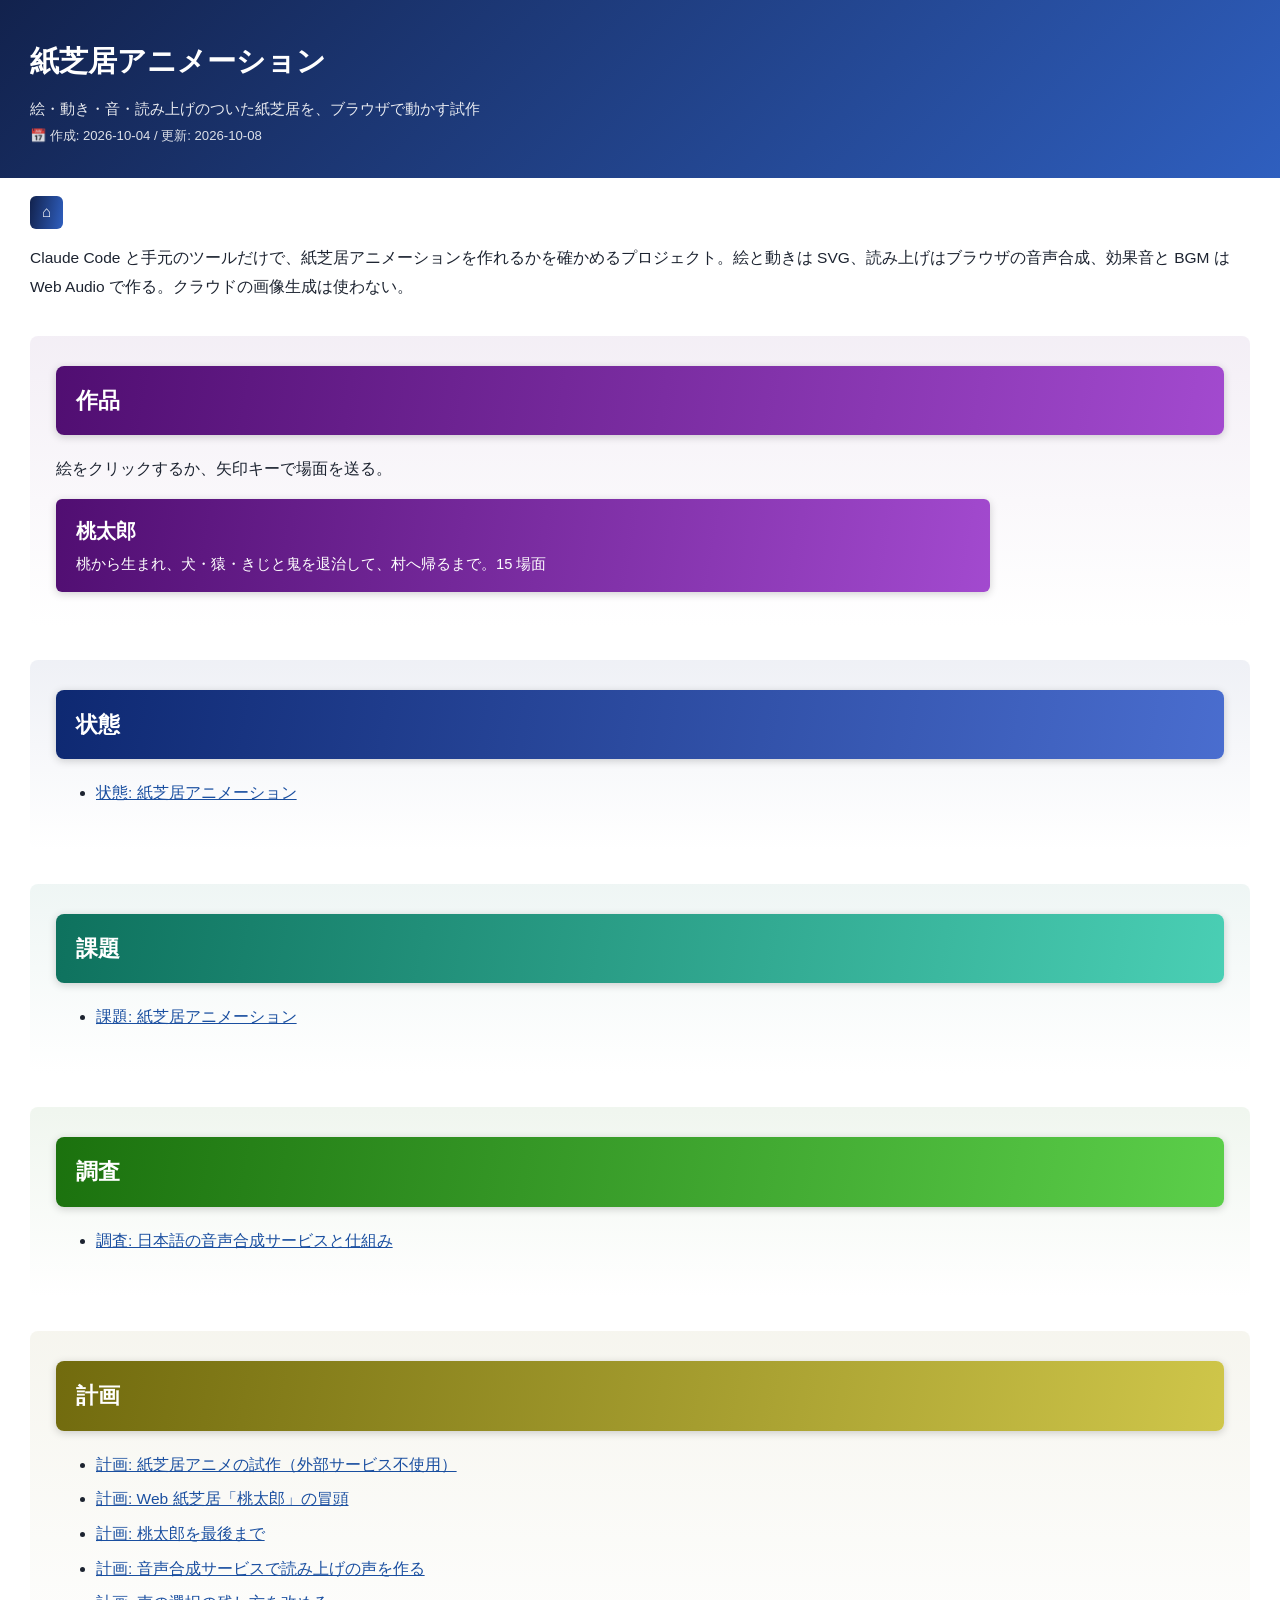
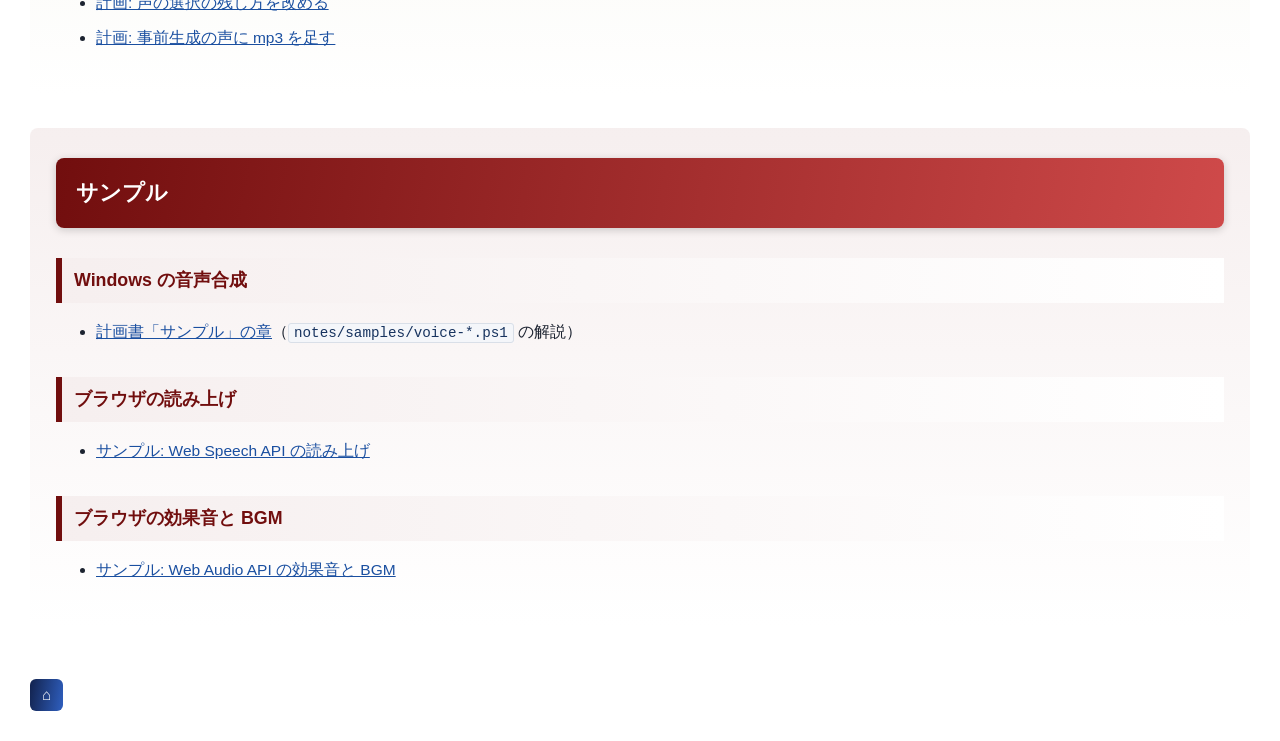
<file: index.html>
﻿<!DOCTYPE html>
<html lang="ja">
<head>
<meta charset="UTF-8">
<meta name="md-skip">
<meta http-equiv="refresh" content="0; url=README.html">
<title>紙芝居アニメーション</title>
<script>location.replace('README.html');</script>
</head>
<body>
<p><a href="README.html">紙芝居アニメーション</a></p>
</body>
</html>
</file>
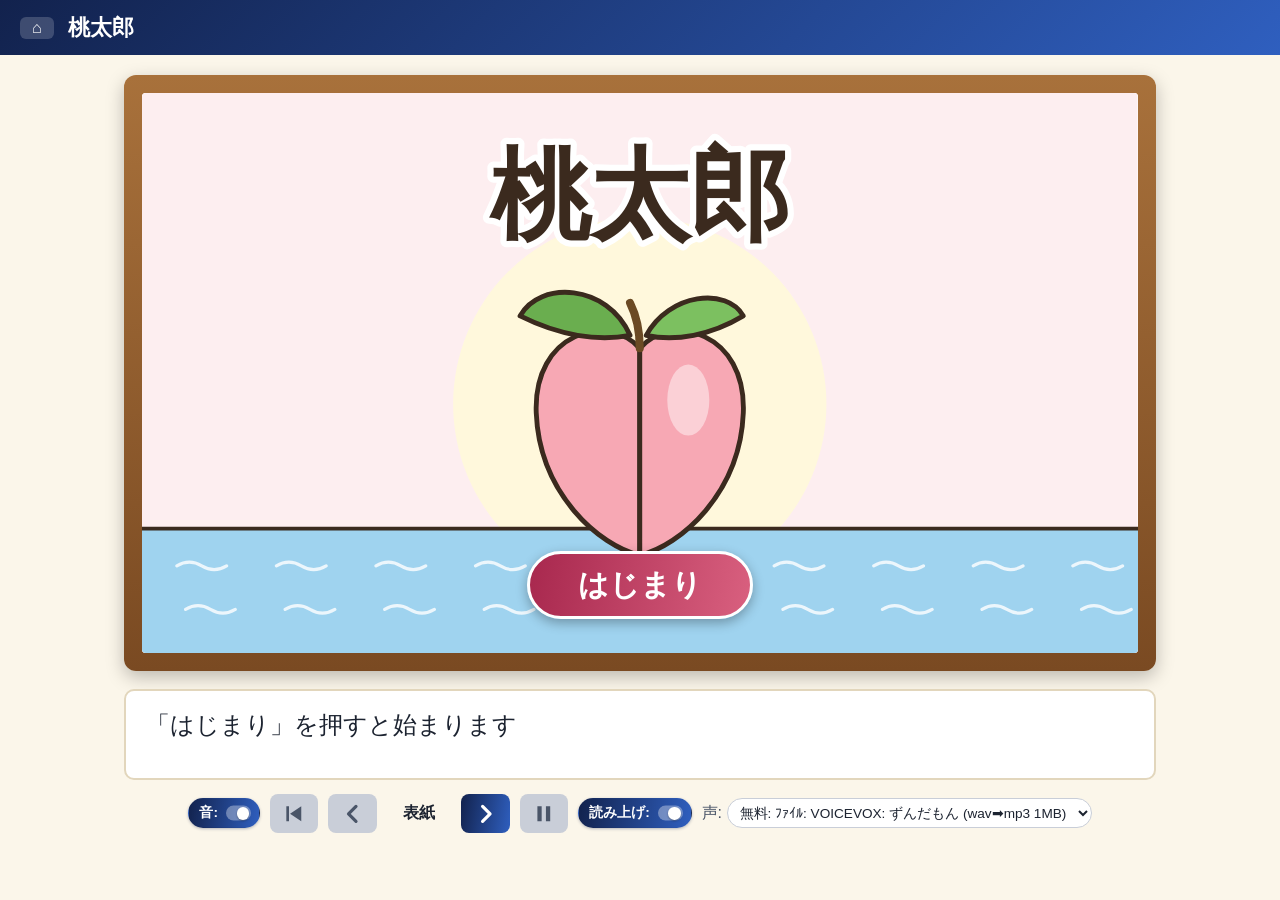
<file: src/works/01-momotaro/index.html>
﻿<!DOCTYPE html>
<html lang="ja">
<head>
<meta charset="UTF-8">
<meta name="viewport" content="width=device-width, initial-scale=1">
<title>桃太郎</title>
<link rel="stylesheet" href="../../engine/kamishibai.css">
</head>
<body>
<script src="../../engine/clear-old-storage.js"></script>
<script src="voice.js"></script>
<script src="../../engine/speech.js"></script>
<script src="../../engine/recorded.js"></script>
<script src="../../engine/sound.js"></script>
<script src="../../engine/player.js"></script>
<script src="story.js"></script>
<script>Kamishibai.start(STORY);</script>
</body>
</html>
</file>
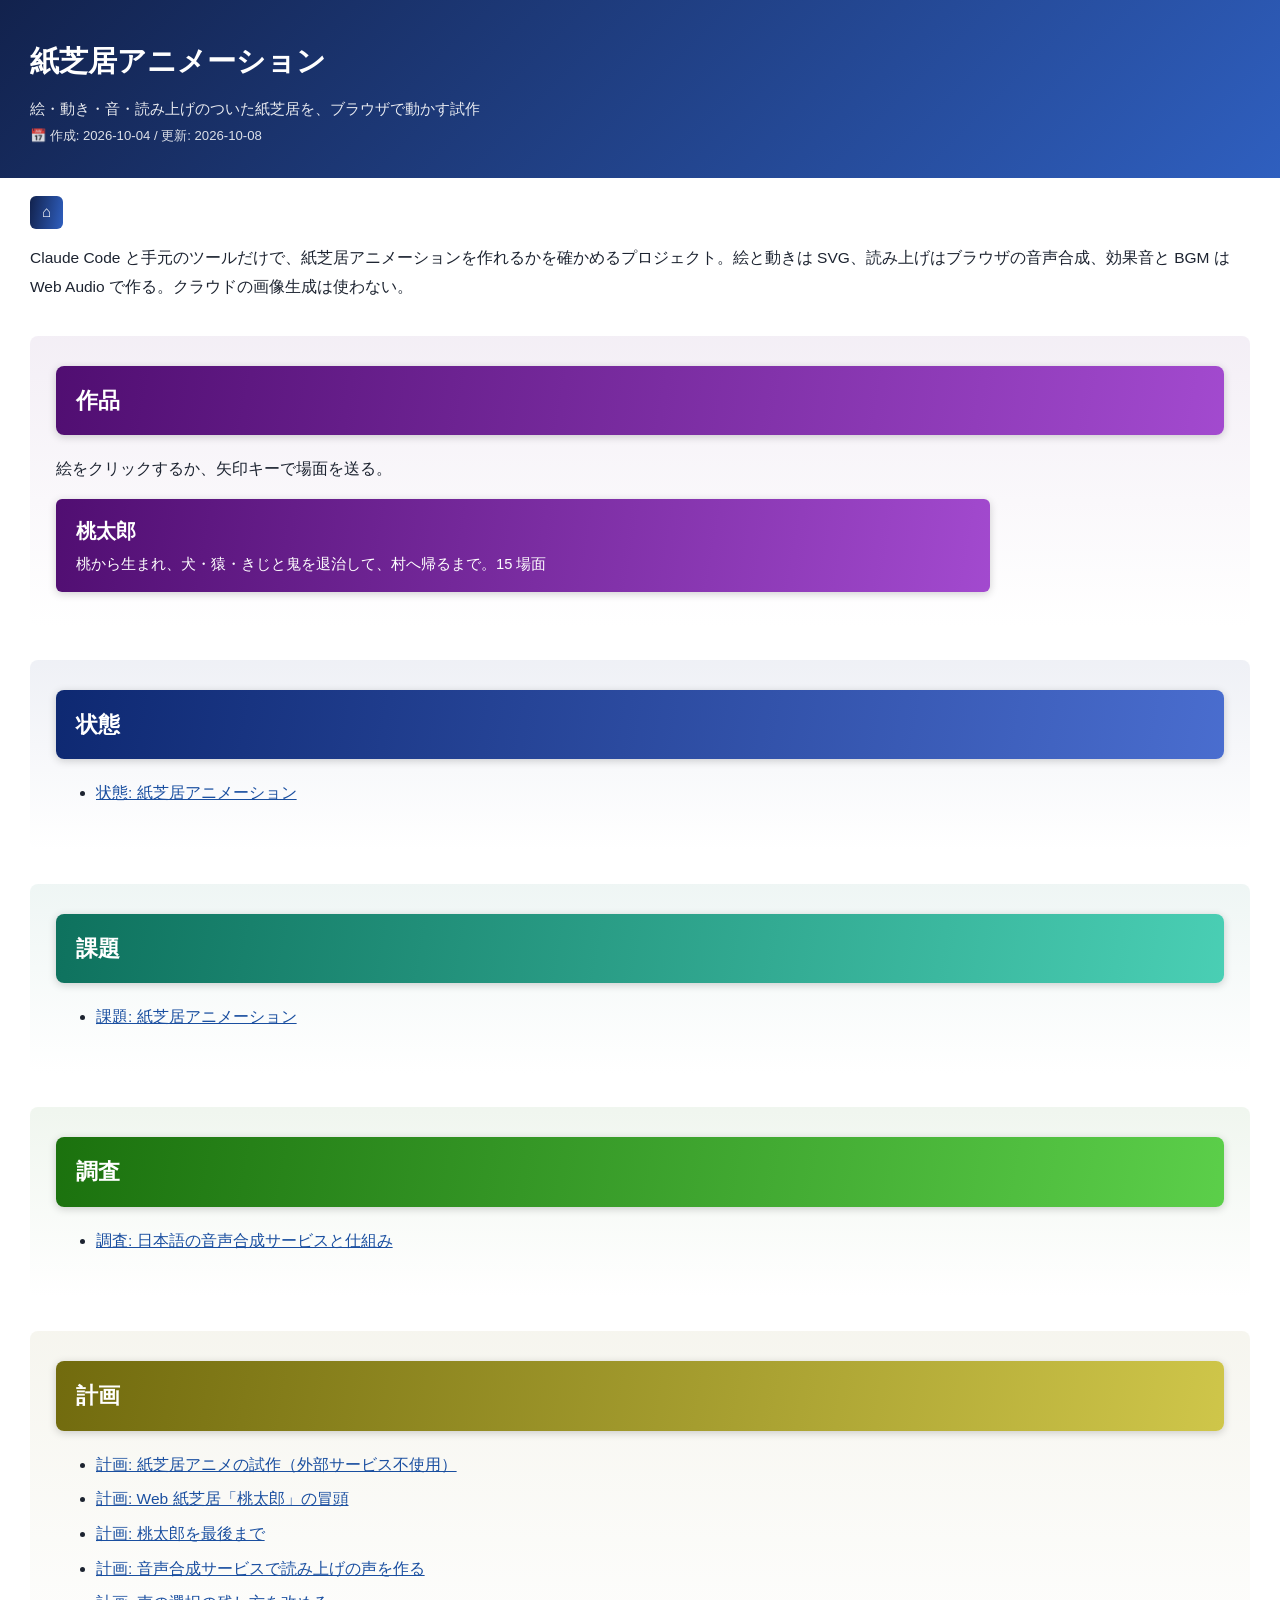
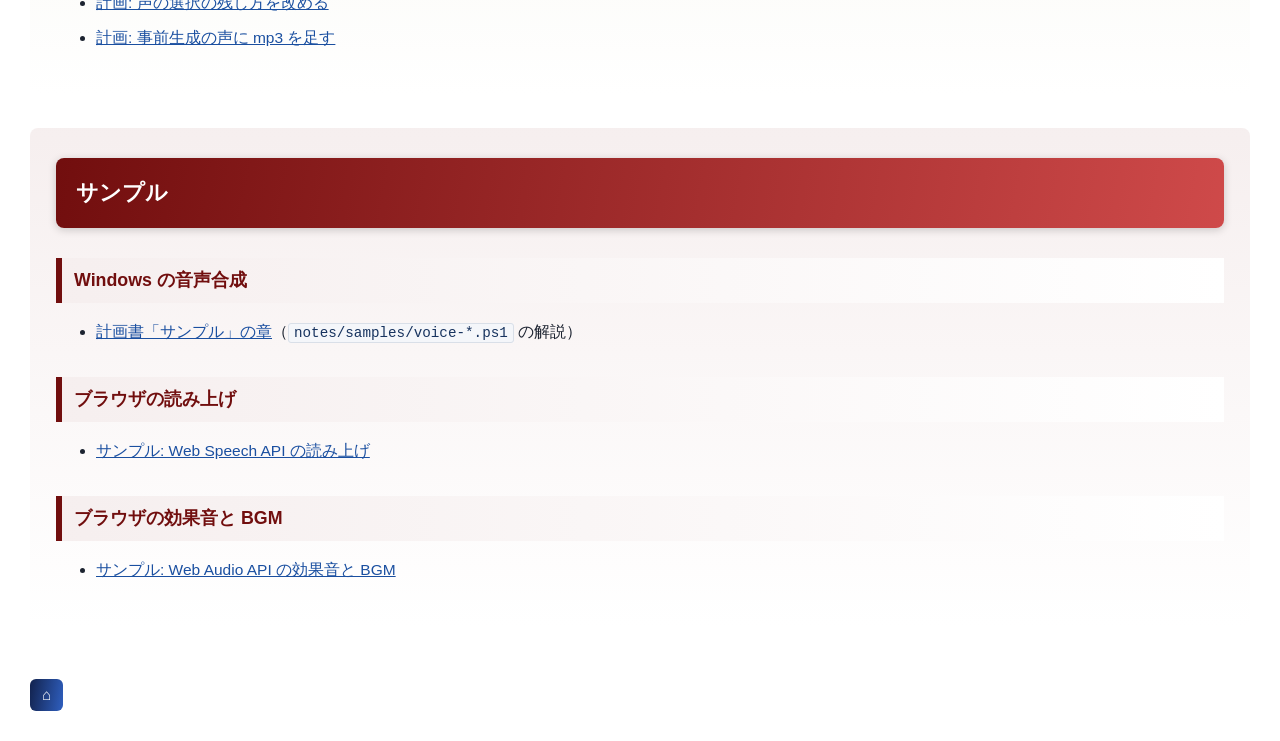
<file: README.html>
﻿<!DOCTYPE html>
<html lang="ja">
<head>
<meta charset="UTF-8">
<meta name="viewport" content="width=device-width, initial-scale=1">
<title>紙芝居アニメーション</title>
<style>
:root {
	--navy1: #12224d;
	--navy2: #2f5fbf;
	--ink: #1c2330;
	--ink-soft: #4a5568;
	--line: #d9dfe8;
	--code-bg: #f4f6fa;
	--link: #1a4fa0;
	--accent: #12224d;
	--accent2: #2f5fbf;
	--soft: #f2f5fb;
}
.ch01 { --accent: hsl(280, 78%, 25%); --accent2: hsl(280, 58%, 55%); --soft: hsl(280, 28%, 95%); }
.ch02 { --accent: hsl(224, 78%, 25%); --accent2: hsl(224, 58%, 55%); --soft: hsl(224, 28%, 95%); }
.ch03 { --accent: hsl(168, 78%, 25%); --accent2: hsl(168, 58%, 55%); --soft: hsl(168, 28%, 95%); }
.ch04 { --accent: hsl(112, 78%, 25%); --accent2: hsl(112, 58%, 55%); --soft: hsl(112, 28%, 95%); }
.ch05 { --accent: hsl(56, 78%, 25%); --accent2: hsl(56, 58%, 55%); --soft: hsl(56, 28%, 95%); }
.ch06 { --accent: hsl(0, 78%, 25%); --accent2: hsl(0, 58%, 55%); --soft: hsl(0, 28%, 95%); }
* { box-sizing: border-box; }
body {
	margin: 0;
	background: #fff;
	color: var(--ink, #1c2330);
	font-family: "Segoe UI", "Hiragino Kaku Gothic ProN", Meiryo, sans-serif;
	font-size: 15.5px;
	line-height: 1.85;
}
.titlebar {
	background: linear-gradient(135deg, var(--navy1, #12224d), var(--navy2, #2f5fbf));
	color: #fff;
	padding: 34px 30px 30px;
}
.titlebar .inner { max-width: 1600px; margin: 0 auto; }
.titlebar h1 { margin: 0 0 8px; font-size: 1.9em; color: #fff; }
.titlebar .lead { font-size: 0.95em; opacity: 0.9; }
.titlebar .date { font-size: 0.85em; opacity: 0.85; }
.wrap { max-width: 1600px; margin: 0 auto; padding: 0 30px; }
a { color: var(--link, #1a4fa0); background: transparent; }
a.back {
	display: inline-block;
	padding: 2px 12px;
	border-radius: 6px;
	background: linear-gradient(100deg, var(--navy1, #12224d), var(--navy2, #2f5fbf));
	color: #fff;
	text-decoration: none;
	font-weight: 700;
}
.wrap > a.back { margin-top: 18px; }
code {
	background: var(--code-bg, #f4f6fa);
	border: 1px solid var(--line, #d9dfe8);
	color: #17335f;
	padding: 1px 5px;
	border-radius: 3px;
	font-size: 0.92em;
}
section {
	padding: 4px 26px 26px;
	margin: 34px 0;
	border-radius: 8px;
	background: linear-gradient(180deg, var(--soft, #f2f5fb), #fff);
	color: var(--ink, #1c2330);
}
section h1 {
	padding: 14px 20px;
	margin: 26px 0 20px;
	border-radius: 8px;
	background: linear-gradient(100deg, var(--accent, #12224d), var(--accent2, #2f5fbf));
	color: #fff;
	box-shadow: 0 2px 8px rgba(0,0,0,0.18);
	font-size: 1.45em;
}
section h2 {
	padding: 6px 12px;
	margin: 30px 0 12px;
	border-left: 6px solid var(--accent, #12224d);
	background: linear-gradient(90deg, var(--soft, #f2f5fb), #fff);
	color: var(--accent, #12224d);
	font-size: 1.15em;
}
section ul li { margin: 6px 0; }
a.work {
	display: block;
	width: 80%;
	max-width: 100%;
	margin: 8px 0;
	padding: 14px 20px;
	border-radius: 6px;
	background: linear-gradient(100deg, var(--accent, #12224d), var(--accent2, #2f5fbf));
	color: #fff;
	text-decoration: none;
	box-shadow: 0 2px 8px rgba(0,0,0,0.18);
}
a.work .work-title {
	display: block;
	font-size: 1.3em;
	font-weight: 700;
	background: transparent;
	color: #fff;
}
a.work .work-desc {
	display: block;
	font-size: 0.95em;
	background: transparent;
	color: #fff;
}
footer {
	max-width: 1600px;
	margin: 0 auto;
	padding: 18px 30px 30px;
	color: var(--ink-soft, #4a5568);
	background: #fff;
}
</style>
</head>
<body>
<div class="titlebar">
	<div class="inner">
		<h1>紙芝居アニメーション</h1>
		<div class="lead">絵・動き・音・読み上げのついた紙芝居を、ブラウザで動かす試作</div>
		<div class="date">📅 作成: 2026-10-04 / 更新: 2026-10-08</div>
	</div>
</div>
<div class="wrap">
	<a class="back" href="../">⌂</a>

	<p>Claude Code と手元のツールだけで、紙芝居アニメーションを作れるかを確かめるプロジェクト。絵と動きは SVG、読み上げはブラウザの音声合成、効果音と BGM は Web Audio で作る。クラウドの画像生成は使わない。</p>

	<section class="ch01" id="ch01">
		<h1>作品</h1>
		<p>絵をクリックするか、矢印キーで場面を送る。</p>
		<a class="work" href="src/works/01-momotaro/index.html">
			<span class="work-title">桃太郎</span>
			<span class="work-desc">桃から生まれ、犬・猿・きじと鬼を退治して、村へ帰るまで。15 場面</span>
		</a>
	</section>

	<section class="ch02" id="ch02">
		<h1>状態</h1>
		<ul>
			<li><a href="notes/30_status/status.html">状態: 紙芝居アニメーション</a></li>
		</ul>
	</section>

	<section class="ch03" id="ch03">
		<h1>課題</h1>
		<ul>
			<li><a href="notes/40_issues/issues.html">課題: 紙芝居アニメーション</a></li>
		</ul>
	</section>

	<section class="ch04" id="ch04">
		<h1>調査</h1>
		<ul>
			<li><a href="notes/01_research/p261010-01-voice-synthesis.html">調査: 日本語の音声合成サービスと仕組み</a></li>
		</ul>
	</section>

	<section class="ch05" id="ch05">
		<h1>計画</h1>
		<ul>
			<li><a href="notes/10_plan/p261004-01-kamishibai-animation.html">計画: 紙芝居アニメの試作（外部サービス不使用）</a></li>
			<li><a href="notes/10_plan/p261004-02-momotaro-web.html">計画: Web 紙芝居「桃太郎」の冒頭</a></li>
			<li><a href="notes/10_plan/p261004-03-momotaro-full.html">計画: 桃太郎を最後まで</a></li>
			<li><a href="notes/10_plan/p261010-01-voice-synthesis.html">計画: 音声合成サービスで読み上げの声を作る</a></li>
			<li><a href="notes/10_plan/p261012-01-voice-storage.html">計画: 声の選択の残し方を改める</a></li>
			<li><a href="notes/10_plan/p261012-02-voice-mp3.html">計画: 事前生成の声に mp3 を足す</a></li>
		</ul>
	</section>

	<section class="ch06" id="ch06">
		<h1>サンプル</h1>
		<h2>Windows の音声合成</h2>
		<ul>
			<li><a href="notes/10_plan/p261004-01-kamishibai-animation.html#ch05">計画書「サンプル」の章</a>（<code>notes/samples/voice-*.ps1</code> の解説）</li>
		</ul>
		<h2>ブラウザの読み上げ</h2>
		<ul>
			<li><a href="notes/samples/speech-webspeech.html">サンプル: Web Speech API の読み上げ</a></li>
		</ul>
		<h2>ブラウザの効果音と BGM</h2>
		<ul>
			<li><a href="notes/samples/sound-webaudio.html">サンプル: Web Audio API の効果音と BGM</a></li>
		</ul>
	</section>
</div>
<footer>
	<a class="back" href="../">⌂</a>
</footer>
</body>
</html>
</file>
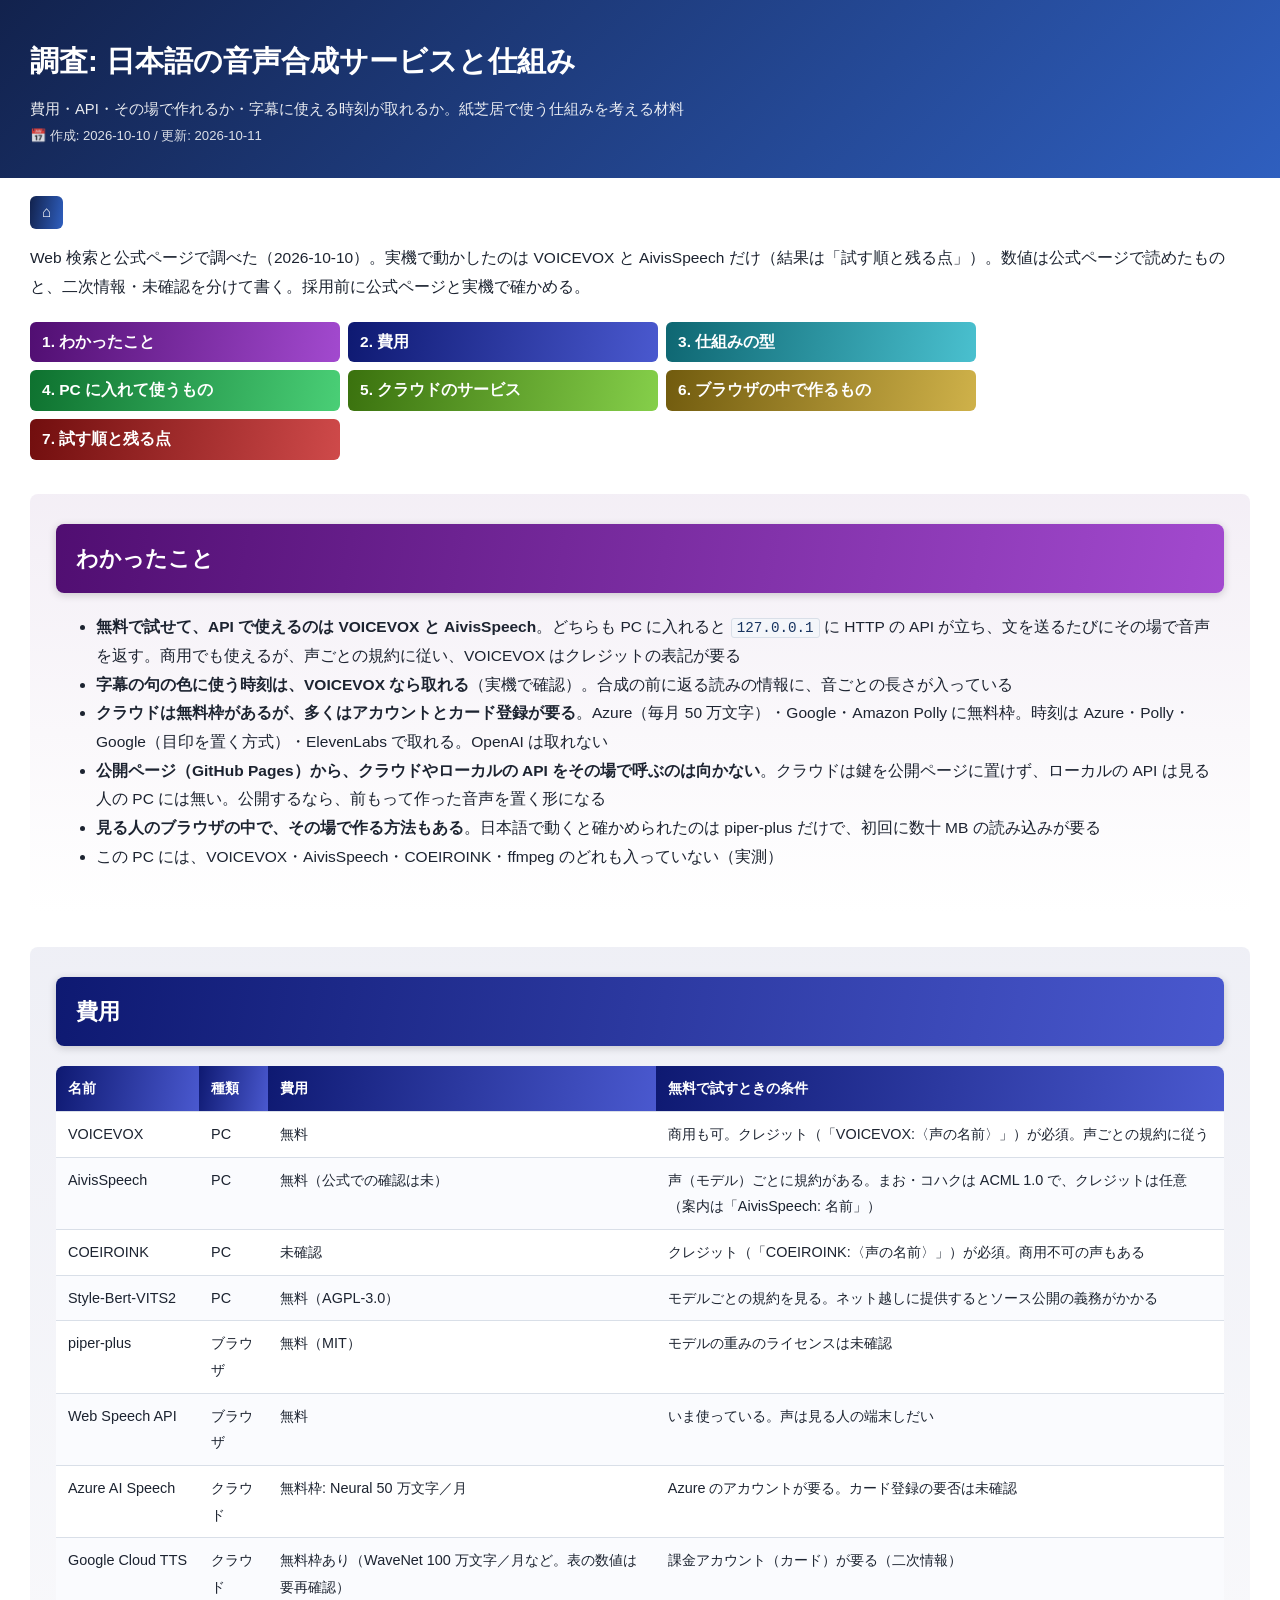
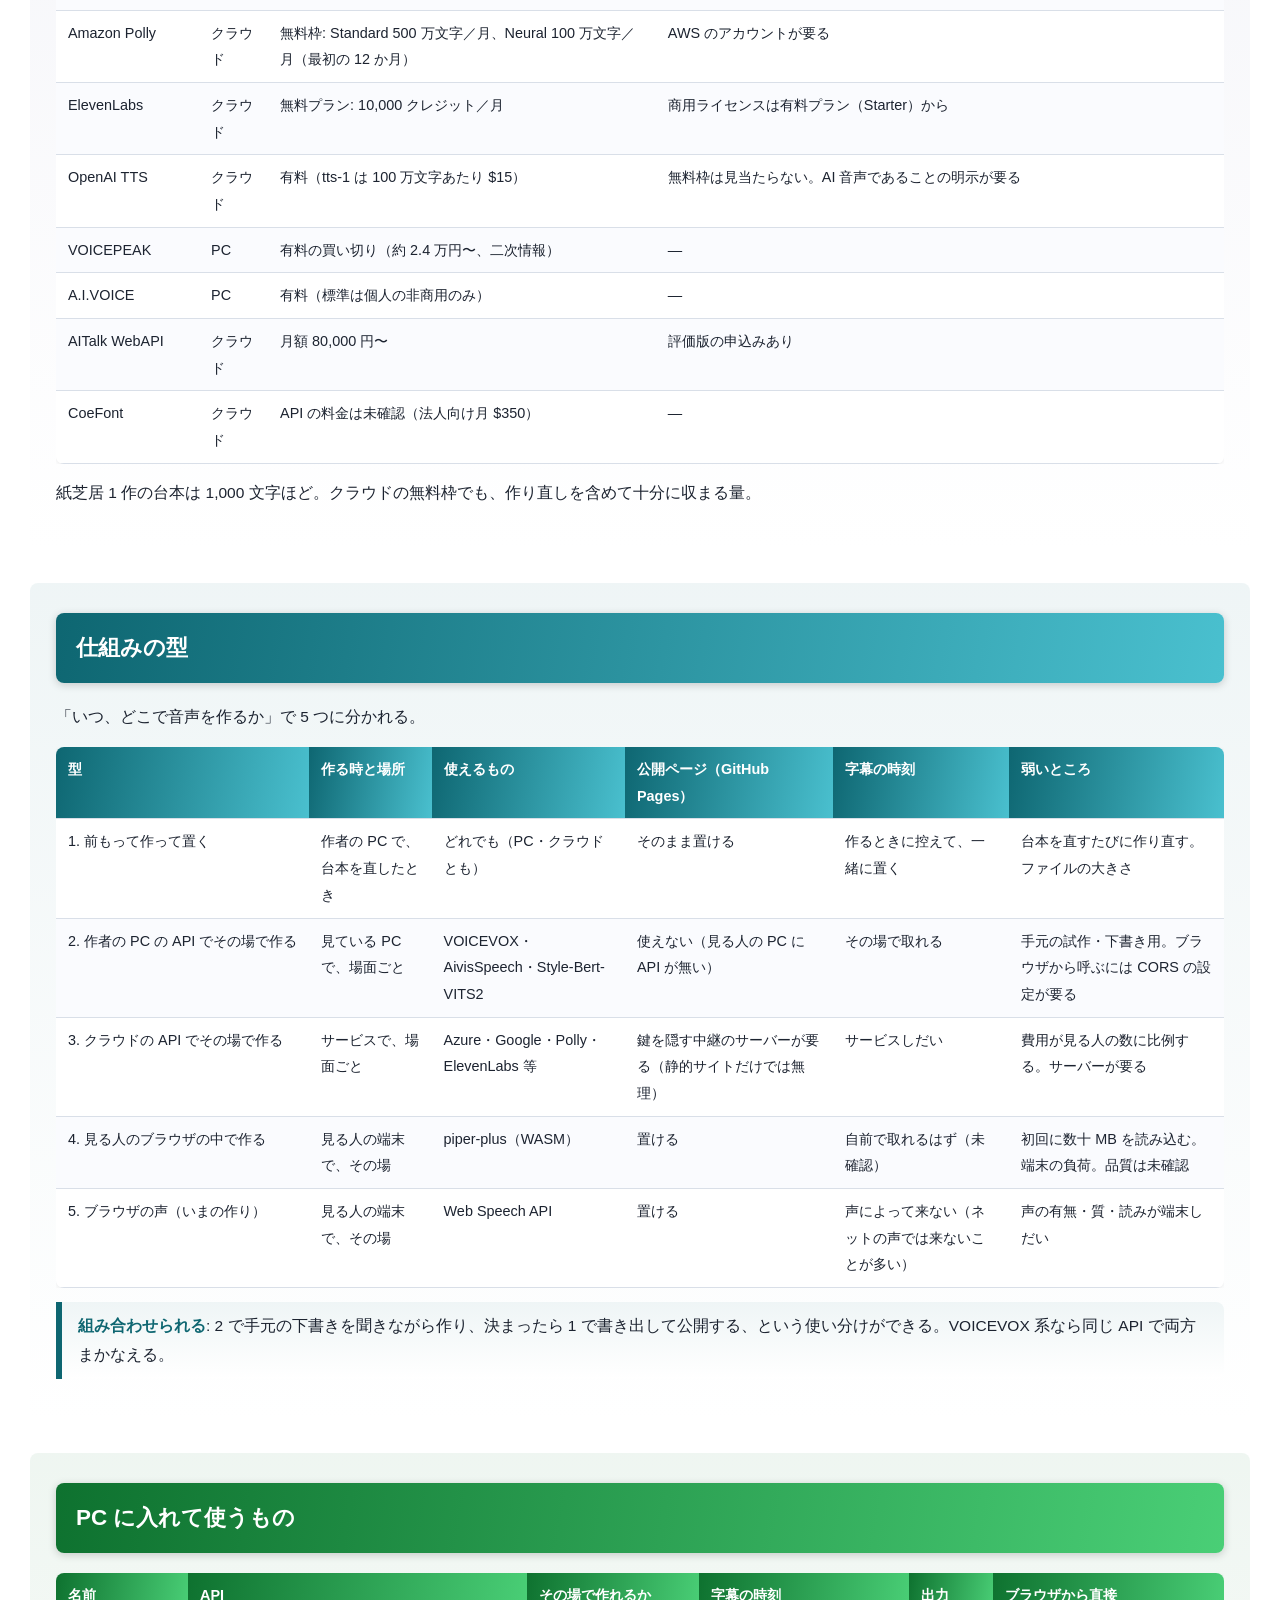
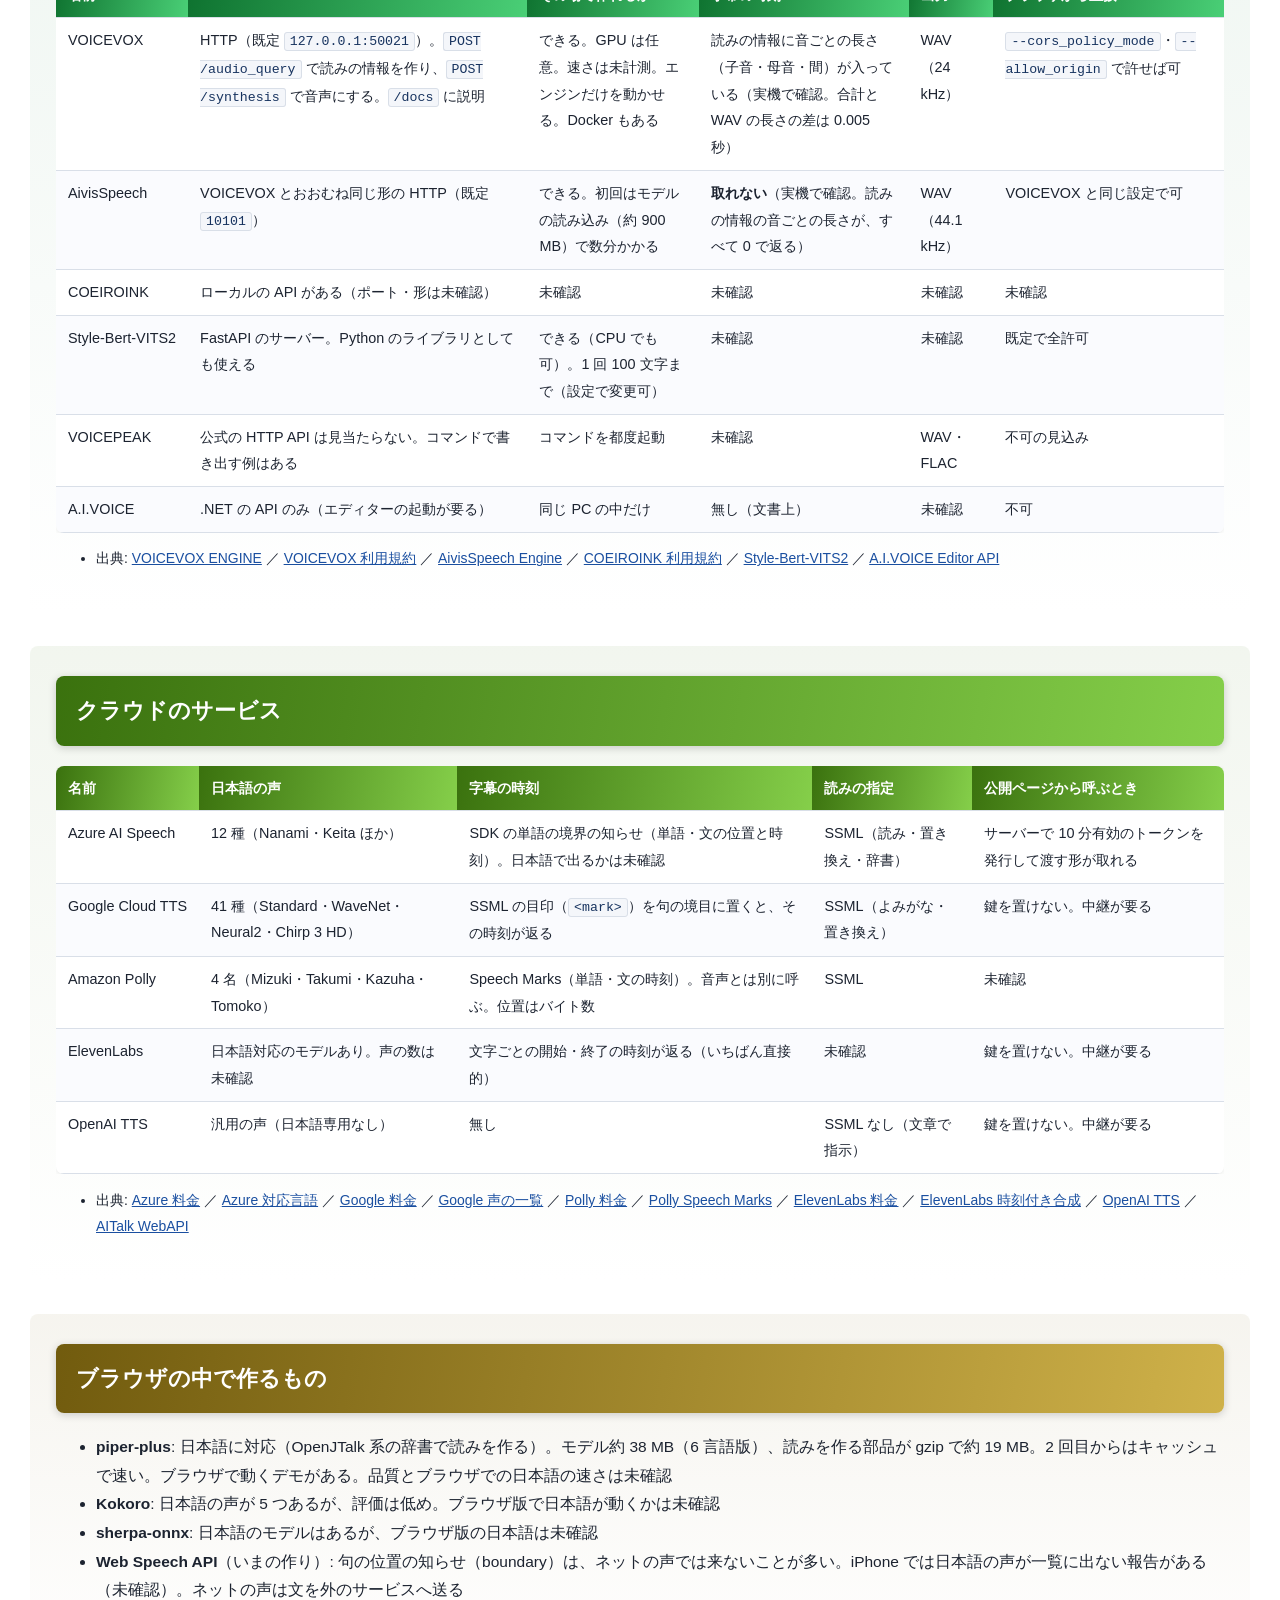
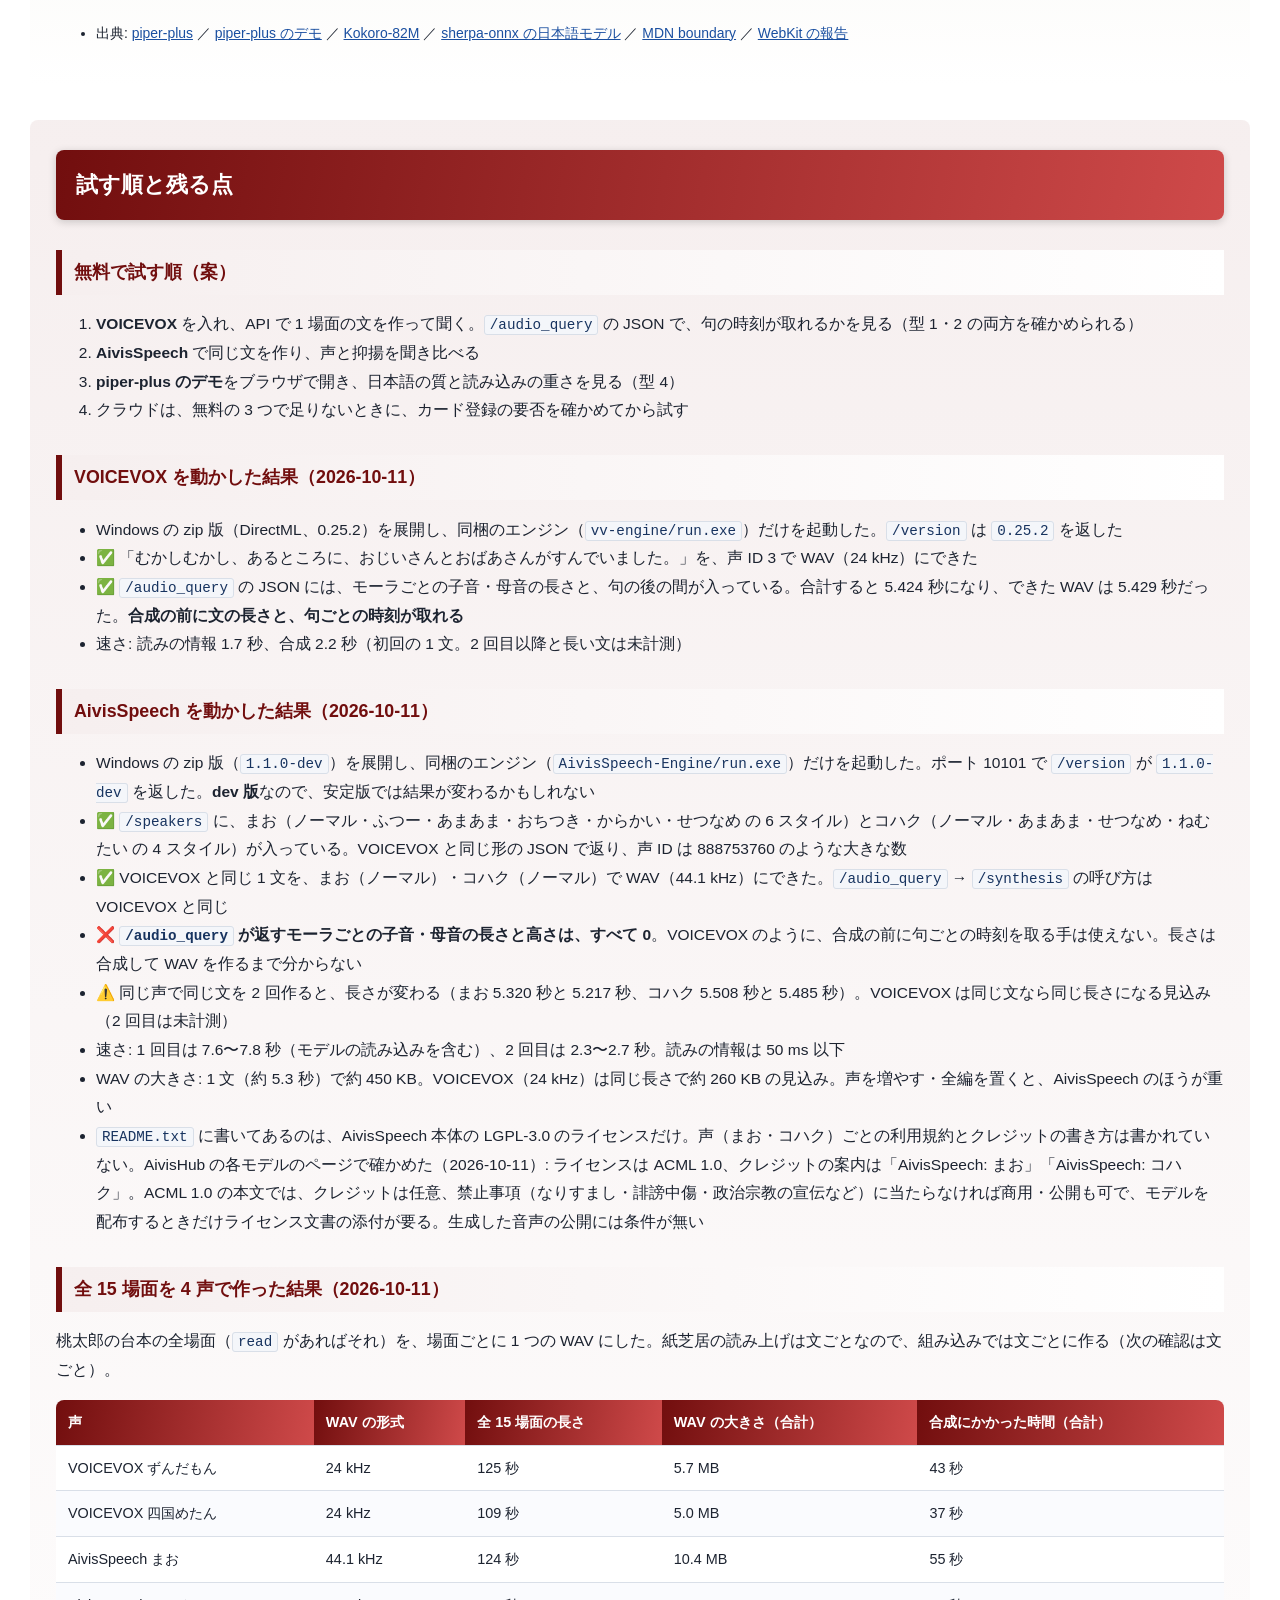
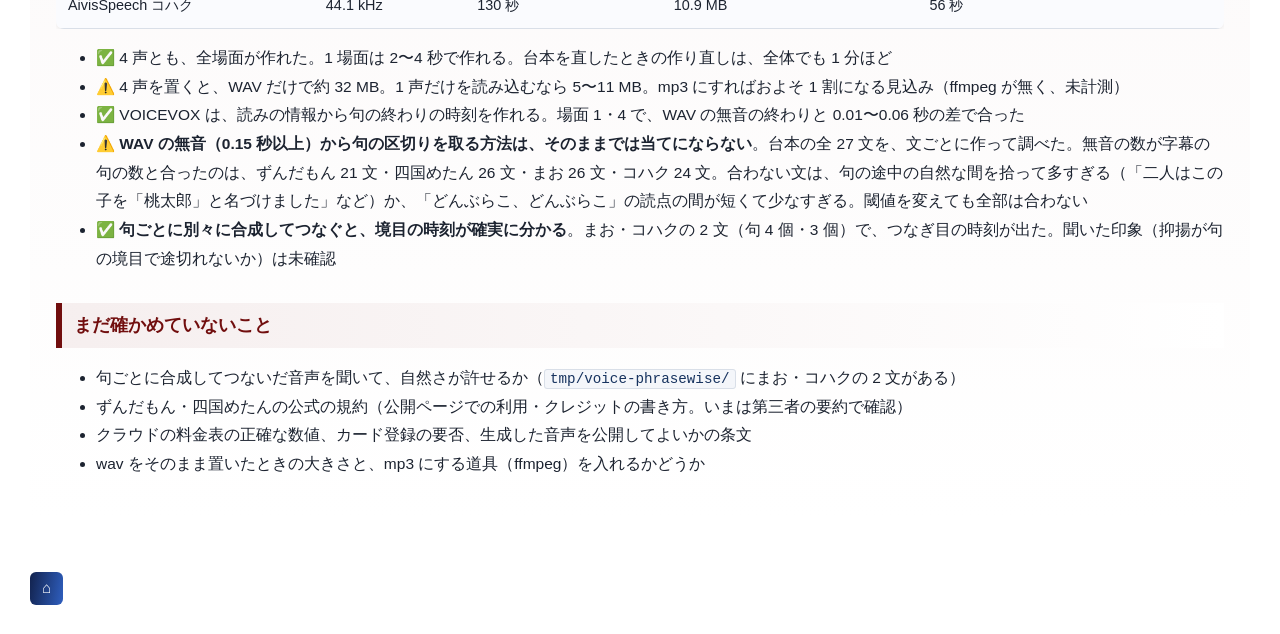
<file: notes/01_research/p261010-01-voice-synthesis.html>
﻿<!DOCTYPE html>
<html lang="ja">
<head>
<meta charset="UTF-8">
<meta name="viewport" content="width=device-width, initial-scale=1">
<title>調査: 日本語の音声合成サービスと仕組み</title>
<style>
:root {
	--navy1: #12224d;
	--navy2: #2f5fbf;
	--ink: #1c2330;
	--ink-soft: #4a5568;
	--line: #d9dfe8;
	--code-bg: #f4f6fa;
	--link: #1a4fa0;
	--accent: #12224d;
	--accent2: #2f5fbf;
	--soft: #f2f5fb;
}
.ch01 { --accent: hsl(280, 78%, 25%); --accent2: hsl(280, 58%, 55%); --soft: hsl(280, 28%, 95%); }
.ch02 { --accent: hsl(233.3, 78%, 25%); --accent2: hsl(233.3, 58%, 55%); --soft: hsl(233.3, 28%, 95%); }
.ch03 { --accent: hsl(186.7, 78%, 25%); --accent2: hsl(186.7, 58%, 55%); --soft: hsl(186.7, 28%, 95%); }
.ch04 { --accent: hsl(140, 78%, 25%); --accent2: hsl(140, 58%, 55%); --soft: hsl(140, 28%, 95%); }
.ch05 { --accent: hsl(93.3, 78%, 25%); --accent2: hsl(93.3, 58%, 55%); --soft: hsl(93.3, 28%, 95%); }
.ch06 { --accent: hsl(46.7, 78%, 25%); --accent2: hsl(46.7, 58%, 55%); --soft: hsl(46.7, 28%, 95%); }
.ch07 { --accent: hsl(0, 78%, 25%); --accent2: hsl(0, 58%, 55%); --soft: hsl(0, 28%, 95%); }
* { box-sizing: border-box; }
body {
	margin: 0;
	background: #fff;
	color: var(--ink, #1c2330);
	font-family: "Segoe UI", "Hiragino Kaku Gothic ProN", Meiryo, sans-serif;
	font-size: 15.5px;
	line-height: 1.85;
}
.titlebar {
	background: linear-gradient(135deg, var(--navy1, #12224d), var(--navy2, #2f5fbf));
	color: #fff;
	padding: 34px 30px 30px;
}
.titlebar .inner { max-width: 1600px; margin: 0 auto; }
.titlebar h1 { margin: 0 0 8px; font-size: 1.9em; color: #fff; }
.titlebar .lead { font-size: 0.95em; opacity: 0.9; }
.titlebar .date { font-size: 0.85em; opacity: 0.85; }
.wrap { max-width: 1600px; margin: 0 auto; padding: 0 30px; }
a { color: var(--link, #1a4fa0); background: transparent; }
.wrap > a.back { margin-top: 18px; }
a.back {
	display: inline-block;
	padding: 2px 12px;
	border-radius: 6px;
	background: linear-gradient(100deg, var(--navy1, #12224d), var(--navy2, #2f5fbf));
	color: #fff;
	text-decoration: none;
	font-weight: 700;
}
code {
	background: var(--code-bg, #f4f6fa);
	border: 1px solid var(--line, #d9dfe8);
	color: #17335f;
	padding: 1px 5px;
	border-radius: 3px;
	font-size: 0.92em;
}
section {
	padding: 4px 26px 26px;
	margin: 34px 0;
	border-radius: 8px;
	background: linear-gradient(180deg, var(--soft, #f2f5fb), #fff);
	color: var(--ink, #1c2330);
}
section h1 {
	padding: 14px 20px;
	margin: 26px 0 20px;
	border-radius: 8px;
	background: linear-gradient(100deg, var(--accent, #12224d), var(--accent2, #2f5fbf));
	color: #fff;
	box-shadow: 0 2px 8px rgba(0,0,0,0.18);
	font-size: 1.45em;
}
section h2 {
	padding: 6px 12px;
	margin: 30px 0 12px;
	border-left: 6px solid var(--accent, #12224d);
	background: linear-gradient(90deg, var(--soft, #f2f5fb), #fff);
	color: var(--accent, #12224d);
	font-size: 1.15em;
}
.toc ol { list-style: none; padding: 0; margin: 20px 0 0; display: flex; flex-wrap: wrap; gap: 8px; counter-reset: tocnum; }
.toc ol li { counter-increment: tocnum; }
.toc ol li a {
	display: -webkit-box;
	-webkit-line-clamp: 2;
	-webkit-box-orient: vertical;
	overflow: hidden;
	white-space: normal;
	width: 310px;
	max-width: 100%;
	padding: 6px 12px;
	border-radius: 6px;
	background: linear-gradient(100deg, var(--accent, #12224d), var(--accent2, #2f5fbf));
	color: #fff;
	text-decoration: none;
	font-weight: 700;
}
.toc ol li a::before { content: counter(tocnum) ". "; }
.tablewrap { overflow-x: auto; }
table {
	border-collapse: collapse;
	width: 100%;
	border-radius: 8px;
	overflow: hidden;
	box-shadow: 0 1px 4px rgba(0,0,0,0.08);
	font-size: 0.93em;
}
th, td {
	padding: 9px 12px;
	border-bottom: 1px solid var(--line, #d9dfe8);
	text-align: left;
	vertical-align: top;
}
th {
	background: linear-gradient(100deg, var(--accent, #12224d), var(--accent2, #2f5fbf));
	color: #fff;
}
td { background: #fff; color: var(--ink, #1c2330); }
tr:nth-child(even) td { background: #fafbfe; color: var(--ink, #1c2330); }
td.nowrap { white-space: nowrap; }
.callout {
	border-left: 6px solid var(--accent, #12224d);
	background: linear-gradient(180deg, var(--soft, #f2f5fb), #fff);
	color: var(--ink, #1c2330);
	border-radius: 0 8px 8px 0;
	padding: 10px 16px;
	margin: 14px 0;
}
.callout strong { color: var(--accent, #12224d); background: transparent; }
ul.src { font-size: 0.9em; }
footer {
	max-width: 1600px;
	margin: 0 auto;
	padding: 18px 30px 30px;
	color: var(--ink-soft, #4a5568);
	background: #fff;
}
</style>
</head>
<body>
<div class="titlebar">
	<div class="inner">
		<h1>調査: 日本語の音声合成サービスと仕組み</h1>
		<div class="lead">費用・API・その場で作れるか・字幕に使える時刻が取れるか。紙芝居で使う仕組みを考える材料</div>
		<div class="date">📅 作成: 2026-10-10 / 更新: 2026-10-11</div>
	</div>
</div>
<div class="wrap">
	<a class="back" href="../../README.html">⌂</a>

	<p>Web 検索と公式ページで調べた（2026-10-10）。実機で動かしたのは VOICEVOX と AivisSpeech だけ（結果は「試す順と残る点」）。数値は公式ページで読めたものと、二次情報・未確認を分けて書く。採用前に公式ページと実機で確かめる。</p>

	<nav class="toc">
		<ol>
			<li class="ch01"><a href="#ch01">わかったこと</a></li>
			<li class="ch02"><a href="#ch02">費用</a></li>
			<li class="ch03"><a href="#ch03">仕組みの型</a></li>
			<li class="ch04"><a href="#ch04">PC に入れて使うもの</a></li>
			<li class="ch05"><a href="#ch05">クラウドのサービス</a></li>
			<li class="ch06"><a href="#ch06">ブラウザの中で作るもの</a></li>
			<li class="ch07"><a href="#ch07">試す順と残る点</a></li>
		</ol>
	</nav>

	<section class="ch01" id="ch01">
		<h1>わかったこと</h1>
		<ul>
			<li><strong>無料で試せて、API で使えるのは VOICEVOX と AivisSpeech</strong>。どちらも PC に入れると <code>127.0.0.1</code> に HTTP の API が立ち、文を送るたびにその場で音声を返す。商用でも使えるが、声ごとの規約に従い、VOICEVOX はクレジットの表記が要る</li>
			<li><strong>字幕の句の色に使う時刻は、VOICEVOX なら取れる</strong>（実機で確認）。合成の前に返る読みの情報に、音ごとの長さが入っている</li>
			<li><strong>クラウドは無料枠があるが、多くはアカウントとカード登録が要る</strong>。Azure（毎月 50 万文字）・Google・Amazon Polly に無料枠。時刻は Azure・Polly・Google（目印を置く方式）・ElevenLabs で取れる。OpenAI は取れない</li>
			<li><strong>公開ページ（GitHub Pages）から、クラウドやローカルの API をその場で呼ぶのは向かない</strong>。クラウドは鍵を公開ページに置けず、ローカルの API は見る人の PC には無い。公開するなら、前もって作った音声を置く形になる</li>
			<li><strong>見る人のブラウザの中で、その場で作る方法もある</strong>。日本語で動くと確かめられたのは piper-plus だけで、初回に数十 MB の読み込みが要る</li>
			<li>この PC には、VOICEVOX・AivisSpeech・COEIROINK・ffmpeg のどれも入っていない（実測）</li>
		</ul>
	</section>

	<section class="ch02" id="ch02">
		<h1>費用</h1>
		<div class="tablewrap">
		<table>
			<thead>
				<tr><th>名前</th><th>種類</th><th>費用</th><th>無料で試すときの条件</th></tr>
			</thead>
			<tbody>
				<tr><td class="nowrap">VOICEVOX</td><td>PC</td><td>無料</td><td>商用も可。クレジット（「VOICEVOX:〈声の名前〉」）が必須。声ごとの規約に従う</td></tr>
				<tr><td class="nowrap">AivisSpeech</td><td>PC</td><td>無料（公式での確認は未）</td><td>声（モデル）ごとに規約がある。まお・コハクは ACML 1.0 で、クレジットは任意（案内は「AivisSpeech: 名前」）</td></tr>
				<tr><td class="nowrap">COEIROINK</td><td>PC</td><td>未確認</td><td>クレジット（「COEIROINK:〈声の名前〉」）が必須。商用不可の声もある</td></tr>
				<tr><td class="nowrap">Style-Bert-VITS2</td><td>PC</td><td>無料（AGPL-3.0）</td><td>モデルごとの規約を見る。ネット越しに提供するとソース公開の義務がかかる</td></tr>
				<tr><td class="nowrap">piper-plus</td><td>ブラウザ</td><td>無料（MIT）</td><td>モデルの重みのライセンスは未確認</td></tr>
				<tr><td class="nowrap">Web Speech API</td><td>ブラウザ</td><td>無料</td><td>いま使っている。声は見る人の端末しだい</td></tr>
				<tr><td class="nowrap">Azure AI Speech</td><td>クラウド</td><td>無料枠: Neural 50 万文字／月</td><td>Azure のアカウントが要る。カード登録の要否は未確認</td></tr>
				<tr><td class="nowrap">Google Cloud TTS</td><td>クラウド</td><td>無料枠あり（WaveNet 100 万文字／月など。表の数値は要再確認）</td><td>課金アカウント（カード）が要る（二次情報）</td></tr>
				<tr><td class="nowrap">Amazon Polly</td><td>クラウド</td><td>無料枠: Standard 500 万文字／月、Neural 100 万文字／月（最初の 12 か月）</td><td>AWS のアカウントが要る</td></tr>
				<tr><td class="nowrap">ElevenLabs</td><td>クラウド</td><td>無料プラン: 10,000 クレジット／月</td><td>商用ライセンスは有料プラン（Starter）から</td></tr>
				<tr><td class="nowrap">OpenAI TTS</td><td>クラウド</td><td>有料（tts-1 は 100 万文字あたり $15）</td><td>無料枠は見当たらない。AI 音声であることの明示が要る</td></tr>
				<tr><td class="nowrap">VOICEPEAK</td><td>PC</td><td>有料の買い切り（約 2.4 万円〜、二次情報）</td><td>—</td></tr>
				<tr><td class="nowrap">A.I.VOICE</td><td>PC</td><td>有料（標準は個人の非商用のみ）</td><td>—</td></tr>
				<tr><td class="nowrap">AITalk WebAPI</td><td>クラウド</td><td>月額 80,000 円〜</td><td>評価版の申込みあり</td></tr>
				<tr><td class="nowrap">CoeFont</td><td>クラウド</td><td>API の料金は未確認（法人向け月 $350）</td><td>—</td></tr>
			</tbody>
		</table>
		</div>
		<p>紙芝居 1 作の台本は 1,000 文字ほど。クラウドの無料枠でも、作り直しを含めて十分に収まる量。</p>
	</section>

	<section class="ch03" id="ch03">
		<h1>仕組みの型</h1>
		<p>「いつ、どこで音声を作るか」で 5 つに分かれる。</p>
		<div class="tablewrap">
		<table>
			<thead>
				<tr><th>型</th><th>作る時と場所</th><th>使えるもの</th><th>公開ページ（GitHub Pages）</th><th>字幕の時刻</th><th>弱いところ</th></tr>
			</thead>
			<tbody>
				<tr><td class="nowrap">1. 前もって作って置く</td><td>作者の PC で、台本を直したとき</td><td>どれでも（PC・クラウドとも）</td><td>そのまま置ける</td><td>作るときに控えて、一緒に置く</td><td>台本を直すたびに作り直す。ファイルの大きさ</td></tr>
				<tr><td class="nowrap">2. 作者の PC の API でその場で作る</td><td>見ている PC で、場面ごと</td><td>VOICEVOX・AivisSpeech・Style-Bert-VITS2</td><td>使えない（見る人の PC に API が無い）</td><td>その場で取れる</td><td>手元の試作・下書き用。ブラウザから呼ぶには CORS の設定が要る</td></tr>
				<tr><td class="nowrap">3. クラウドの API でその場で作る</td><td>サービスで、場面ごと</td><td>Azure・Google・Polly・ElevenLabs 等</td><td>鍵を隠す中継のサーバーが要る（静的サイトだけでは無理）</td><td>サービスしだい</td><td>費用が見る人の数に比例する。サーバーが要る</td></tr>
				<tr><td class="nowrap">4. 見る人のブラウザの中で作る</td><td>見る人の端末で、その場</td><td>piper-plus（WASM）</td><td>置ける</td><td>自前で取れるはず（未確認）</td><td>初回に数十 MB を読み込む。端末の負荷。品質は未確認</td></tr>
				<tr><td class="nowrap">5. ブラウザの声（いまの作り）</td><td>見る人の端末で、その場</td><td>Web Speech API</td><td>置ける</td><td>声によって来ない（ネットの声では来ないことが多い）</td><td>声の有無・質・読みが端末しだい</td></tr>
			</tbody>
		</table>
		</div>
		<div class="callout"><strong>組み合わせられる</strong>: 2 で手元の下書きを聞きながら作り、決まったら 1 で書き出して公開する、という使い分けができる。VOICEVOX 系なら同じ API で両方まかなえる。</div>
	</section>

	<section class="ch04" id="ch04">
		<h1>PC に入れて使うもの</h1>
		<div class="tablewrap">
		<table>
			<thead>
				<tr><th>名前</th><th>API</th><th>その場で作れるか</th><th>字幕の時刻</th><th>出力</th><th>ブラウザから直接</th></tr>
			</thead>
			<tbody>
				<tr><td class="nowrap">VOICEVOX</td><td>HTTP（既定 <code>127.0.0.1:50021</code>）。<code>POST /audio_query</code> で読みの情報を作り、<code>POST /synthesis</code> で音声にする。<code>/docs</code> に説明</td><td>できる。GPU は任意。速さは未計測。エンジンだけを動かせる。Docker もある</td><td>読みの情報に音ごとの長さ（子音・母音・間）が入っている（実機で確認。合計と WAV の長さの差は 0.005 秒）</td><td>WAV（24 kHz）</td><td><code>--cors_policy_mode</code>・<code>--allow_origin</code> で許せば可</td></tr>
				<tr><td class="nowrap">AivisSpeech</td><td>VOICEVOX とおおむね同じ形の HTTP（既定 <code>10101</code>）</td><td>できる。初回はモデルの読み込み（約 900 MB）で数分かかる</td><td><strong>取れない</strong>（実機で確認。読みの情報の音ごとの長さが、すべて 0 で返る）</td><td>WAV（44.1 kHz）</td><td>VOICEVOX と同じ設定で可</td></tr>
				<tr><td class="nowrap">COEIROINK</td><td>ローカルの API がある（ポート・形は未確認）</td><td>未確認</td><td>未確認</td><td>未確認</td><td>未確認</td></tr>
				<tr><td class="nowrap">Style-Bert-VITS2</td><td>FastAPI のサーバー。Python のライブラリとしても使える</td><td>できる（CPU でも可）。1 回 100 文字まで（設定で変更可）</td><td>未確認</td><td>未確認</td><td>既定で全許可</td></tr>
				<tr><td class="nowrap">VOICEPEAK</td><td>公式の HTTP API は見当たらない。コマンドで書き出す例はある</td><td>コマンドを都度起動</td><td>未確認</td><td>WAV・FLAC</td><td>不可の見込み</td></tr>
				<tr><td class="nowrap">A.I.VOICE</td><td>.NET の API のみ（エディターの起動が要る）</td><td>同じ PC の中だけ</td><td>無し（文書上）</td><td>未確認</td><td>不可</td></tr>
			</tbody>
		</table>
		</div>
		<ul class="src">
			<li>出典: <a href="https://github.com/VOICEVOX/voicevox_engine">VOICEVOX ENGINE</a> ／ <a href="https://voicevox.hiroshiba.jp/term/">VOICEVOX 利用規約</a> ／ <a href="https://github.com/Aivis-Project/AivisSpeech-Engine">AivisSpeech Engine</a> ／ <a href="https://coeiroink.com/terms">COEIROINK 利用規約</a> ／ <a href="https://github.com/litagin02/Style-Bert-VITS2">Style-Bert-VITS2</a> ／ <a href="https://aivoice.jp/manual/editor/en-us/api.html">A.I.VOICE Editor API</a></li>
		</ul>
	</section>

	<section class="ch05" id="ch05">
		<h1>クラウドのサービス</h1>
		<div class="tablewrap">
		<table>
			<thead>
				<tr><th>名前</th><th>日本語の声</th><th>字幕の時刻</th><th>読みの指定</th><th>公開ページから呼ぶとき</th></tr>
			</thead>
			<tbody>
				<tr><td class="nowrap">Azure AI Speech</td><td>12 種（Nanami・Keita ほか）</td><td>SDK の単語の境界の知らせ（単語・文の位置と時刻）。日本語で出るかは未確認</td><td>SSML（読み・置き換え・辞書）</td><td>サーバーで 10 分有効のトークンを発行して渡す形が取れる</td></tr>
				<tr><td class="nowrap">Google Cloud TTS</td><td>41 種（Standard・WaveNet・Neural2・Chirp 3 HD）</td><td>SSML の目印（<code>&lt;mark&gt;</code>）を句の境目に置くと、その時刻が返る</td><td>SSML（よみがな・置き換え）</td><td>鍵を置けない。中継が要る</td></tr>
				<tr><td class="nowrap">Amazon Polly</td><td>4 名（Mizuki・Takumi・Kazuha・Tomoko）</td><td>Speech Marks（単語・文の時刻）。音声とは別に呼ぶ。位置はバイト数</td><td>SSML</td><td>未確認</td></tr>
				<tr><td class="nowrap">ElevenLabs</td><td>日本語対応のモデルあり。声の数は未確認</td><td>文字ごとの開始・終了の時刻が返る（いちばん直接的）</td><td>未確認</td><td>鍵を置けない。中継が要る</td></tr>
				<tr><td class="nowrap">OpenAI TTS</td><td>汎用の声（日本語専用なし）</td><td>無し</td><td>SSML なし（文章で指示）</td><td>鍵を置けない。中継が要る</td></tr>
			</tbody>
		</table>
		</div>
		<ul class="src">
			<li>出典: <a href="https://azure.microsoft.com/en-us/pricing/details/cognitive-services/speech-services/">Azure 料金</a> ／ <a href="https://learn.microsoft.com/en-us/azure/ai-services/speech-service/language-support?tabs=tts">Azure 対応言語</a> ／ <a href="https://cloud.google.com/text-to-speech/pricing">Google 料金</a> ／ <a href="https://docs.cloud.google.com/text-to-speech/docs/voices">Google 声の一覧</a> ／ <a href="https://aws.amazon.com/polly/pricing/">Polly 料金</a> ／ <a href="https://docs.aws.amazon.com/polly/latest/dg/using-speechmarks.html">Polly Speech Marks</a> ／ <a href="https://elevenlabs.io/pricing/api">ElevenLabs 料金</a> ／ <a href="https://elevenlabs.io/docs/api-reference/text-to-speech/convert-with-timestamps">ElevenLabs 時刻付き合成</a> ／ <a href="https://developers.openai.com/api/docs/guides/text-to-speech">OpenAI TTS</a> ／ <a href="https://www.ai-j.jp/products/cloud_webapi/">AITalk WebAPI</a></li>
		</ul>
	</section>

	<section class="ch06" id="ch06">
		<h1>ブラウザの中で作るもの</h1>
		<ul>
			<li><strong>piper-plus</strong>: 日本語に対応（OpenJTalk 系の辞書で読みを作る）。モデル約 38 MB（6 言語版）、読みを作る部品が gzip で約 19 MB。2 回目からはキャッシュで速い。ブラウザで動くデモがある。品質とブラウザでの日本語の速さは未確認</li>
			<li><strong>Kokoro</strong>: 日本語の声が 5 つあるが、評価は低め。ブラウザ版で日本語が動くかは未確認</li>
			<li><strong>sherpa-onnx</strong>: 日本語のモデルはあるが、ブラウザ版の日本語は未確認</li>
			<li><strong>Web Speech API</strong>（いまの作り）: 句の位置の知らせ（boundary）は、ネットの声では来ないことが多い。iPhone では日本語の声が一覧に出ない報告がある（未確認）。ネットの声は文を外のサービスへ送る</li>
		</ul>
		<ul class="src">
			<li>出典: <a href="https://github.com/ayutaz/piper-plus/">piper-plus</a> ／ <a href="https://ayutaz.github.io/piper-plus/">piper-plus のデモ</a> ／ <a href="https://huggingface.co/hexgrad/Kokoro-82M">Kokoro-82M</a> ／ <a href="https://k2-fsa.github.io/sherpa/onnx/tts/all/Japanese/index.html">sherpa-onnx の日本語モデル</a> ／ <a href="https://developer.mozilla.org/en-US/docs/Web/API/SpeechSynthesisUtterance/boundary_event">MDN boundary</a> ／ <a href="https://bugs.webkit.org/show_bug.cgi?id=250665">WebKit の報告</a></li>
		</ul>
	</section>

	<section class="ch07" id="ch07">
		<h1>試す順と残る点</h1>
		<h2>無料で試す順（案）</h2>
		<ol>
			<li><strong>VOICEVOX</strong> を入れ、API で 1 場面の文を作って聞く。<code>/audio_query</code> の JSON で、句の時刻が取れるかを見る（型 1・2 の両方を確かめられる）</li>
			<li><strong>AivisSpeech</strong> で同じ文を作り、声と抑揚を聞き比べる</li>
			<li><strong>piper-plus のデモ</strong>をブラウザで開き、日本語の質と読み込みの重さを見る（型 4）</li>
			<li>クラウドは、無料の 3 つで足りないときに、カード登録の要否を確かめてから試す</li>
		</ol>
		<h2>VOICEVOX を動かした結果（2026-10-11）</h2>
		<ul>
			<li>Windows の zip 版（DirectML、0.25.2）を展開し、同梱のエンジン（<code>vv-engine/run.exe</code>）だけを起動した。<code>/version</code> は <code>0.25.2</code> を返した</li>
			<li>✅ 「むかしむかし、あるところに、おじいさんとおばあさんがすんでいました。」を、声 ID 3 で WAV（24 kHz）にできた</li>
			<li>✅ <code>/audio_query</code> の JSON には、モーラごとの子音・母音の長さと、句の後の間が入っている。合計すると 5.424 秒になり、できた WAV は 5.429 秒だった。<strong>合成の前に文の長さと、句ごとの時刻が取れる</strong></li>
			<li>速さ: 読みの情報 1.7 秒、合成 2.2 秒（初回の 1 文。2 回目以降と長い文は未計測）</li>
		</ul>
		<h2>AivisSpeech を動かした結果（2026-10-11）</h2>
		<ul>
			<li>Windows の zip 版（<code>1.1.0-dev</code>）を展開し、同梱のエンジン（<code>AivisSpeech-Engine/run.exe</code>）だけを起動した。ポート 10101 で <code>/version</code> が <code>1.1.0-dev</code> を返した。<strong>dev 版</strong>なので、安定版では結果が変わるかもしれない</li>
			<li>✅ <code>/speakers</code> に、まお（ノーマル・ふつー・あまあま・おちつき・からかい・せつなめ の 6 スタイル）とコハク（ノーマル・あまあま・せつなめ・ねむたい の 4 スタイル）が入っている。VOICEVOX と同じ形の JSON で返り、声 ID は 888753760 のような大きな数</li>
			<li>✅ VOICEVOX と同じ 1 文を、まお（ノーマル）・コハク（ノーマル）で WAV（44.1 kHz）にできた。<code>/audio_query</code> → <code>/synthesis</code> の呼び方は VOICEVOX と同じ</li>
			<li>❌ <strong><code>/audio_query</code> が返すモーラごとの子音・母音の長さと高さは、すべて 0</strong>。VOICEVOX のように、合成の前に句ごとの時刻を取る手は使えない。長さは合成して WAV を作るまで分からない</li>
			<li>⚠️ 同じ声で同じ文を 2 回作ると、長さが変わる（まお 5.320 秒と 5.217 秒、コハク 5.508 秒と 5.485 秒）。VOICEVOX は同じ文なら同じ長さになる見込み（2 回目は未計測）</li>
			<li>速さ: 1 回目は 7.6〜7.8 秒（モデルの読み込みを含む）、2 回目は 2.3〜2.7 秒。読みの情報は 50 ms 以下</li>
			<li>WAV の大きさ: 1 文（約 5.3 秒）で約 450 KB。VOICEVOX（24 kHz）は同じ長さで約 260 KB の見込み。声を増やす・全編を置くと、AivisSpeech のほうが重い</li>
			<li><code>README.txt</code> に書いてあるのは、AivisSpeech 本体の LGPL-3.0 のライセンスだけ。声（まお・コハク）ごとの利用規約とクレジットの書き方は書かれていない。AivisHub の各モデルのページで確かめた（2026-10-11）: ライセンスは ACML 1.0、クレジットの案内は「AivisSpeech: まお」「AivisSpeech: コハク」。ACML 1.0 の本文では、クレジットは任意、禁止事項（なりすまし・誹謗中傷・政治宗教の宣伝など）に当たらなければ商用・公開も可で、モデルを配布するときだけライセンス文書の添付が要る。生成した音声の公開には条件が無い</li>
		</ul>
		<h2>全 15 場面を 4 声で作った結果（2026-10-11）</h2>
		<p>桃太郎の台本の全場面（<code>read</code> があればそれ）を、場面ごとに 1 つの WAV にした。紙芝居の読み上げは文ごとなので、組み込みでは文ごとに作る（次の確認は文ごと）。</p>
		<div class="tablewrap">
		<table>
			<thead>
				<tr><th>声</th><th>WAV の形式</th><th>全 15 場面の長さ</th><th>WAV の大きさ（合計）</th><th>合成にかかった時間（合計）</th></tr>
			</thead>
			<tbody>
				<tr><td class="nowrap">VOICEVOX ずんだもん</td><td>24 kHz</td><td class="num">125 秒</td><td class="num">5.7 MB</td><td class="num">43 秒</td></tr>
				<tr><td class="nowrap">VOICEVOX 四国めたん</td><td>24 kHz</td><td class="num">109 秒</td><td class="num">5.0 MB</td><td class="num">37 秒</td></tr>
				<tr><td class="nowrap">AivisSpeech まお</td><td>44.1 kHz</td><td class="num">124 秒</td><td class="num">10.4 MB</td><td class="num">55 秒</td></tr>
				<tr><td class="nowrap">AivisSpeech コハク</td><td>44.1 kHz</td><td class="num">130 秒</td><td class="num">10.9 MB</td><td class="num">56 秒</td></tr>
			</tbody>
		</table>
		</div>
		<ul>
			<li>✅ 4 声とも、全場面が作れた。1 場面は 2〜4 秒で作れる。台本を直したときの作り直しは、全体でも 1 分ほど</li>
			<li>⚠️ 4 声を置くと、WAV だけで約 32 MB。1 声だけを読み込むなら 5〜11 MB。mp3 にすればおよそ 1 割になる見込み（ffmpeg が無く、未計測）</li>
			<li>✅ VOICEVOX は、読みの情報から句の終わりの時刻を作れる。場面 1・4 で、WAV の無音の終わりと 0.01〜0.06 秒の差で合った</li>
			<li>⚠️ <strong>WAV の無音（0.15 秒以上）から句の区切りを取る方法は、そのままでは当てにならない</strong>。台本の全 27 文を、文ごとに作って調べた。無音の数が字幕の句の数と合ったのは、ずんだもん 21 文・四国めたん 26 文・まお 26 文・コハク 24 文。合わない文は、句の途中の自然な間を拾って多すぎる（「二人はこの子を「桃太郎」と名づけました」など）か、「どんぶらこ、どんぶらこ」の読点の間が短くて少なすぎる。閾値を変えても全部は合わない</li>
			<li>✅ <strong>句ごとに別々に合成してつなぐと、境目の時刻が確実に分かる</strong>。まお・コハクの 2 文（句 4 個・3 個）で、つなぎ目の時刻が出た。聞いた印象（抑揚が句の境目で途切れないか）は未確認</li>
		</ul>
		<h2>まだ確かめていないこと</h2>
		<ul>
			<li>句ごとに合成してつないだ音声を聞いて、自然さが許せるか（<code>tmp/voice-phrasewise/</code> にまお・コハクの 2 文がある）</li>
			<li>ずんだもん・四国めたんの公式の規約（公開ページでの利用・クレジットの書き方。いまは第三者の要約で確認）</li>
			<li>クラウドの料金表の正確な数値、カード登録の要否、生成した音声を公開してよいかの条文</li>
			<li>wav をそのまま置いたときの大きさと、mp3 にする道具（ffmpeg）を入れるかどうか</li>
		</ul>
	</section>
</div>
<footer>
	<a class="back" href="../../README.html">⌂</a>
</footer>
</body>
</html>
</file>
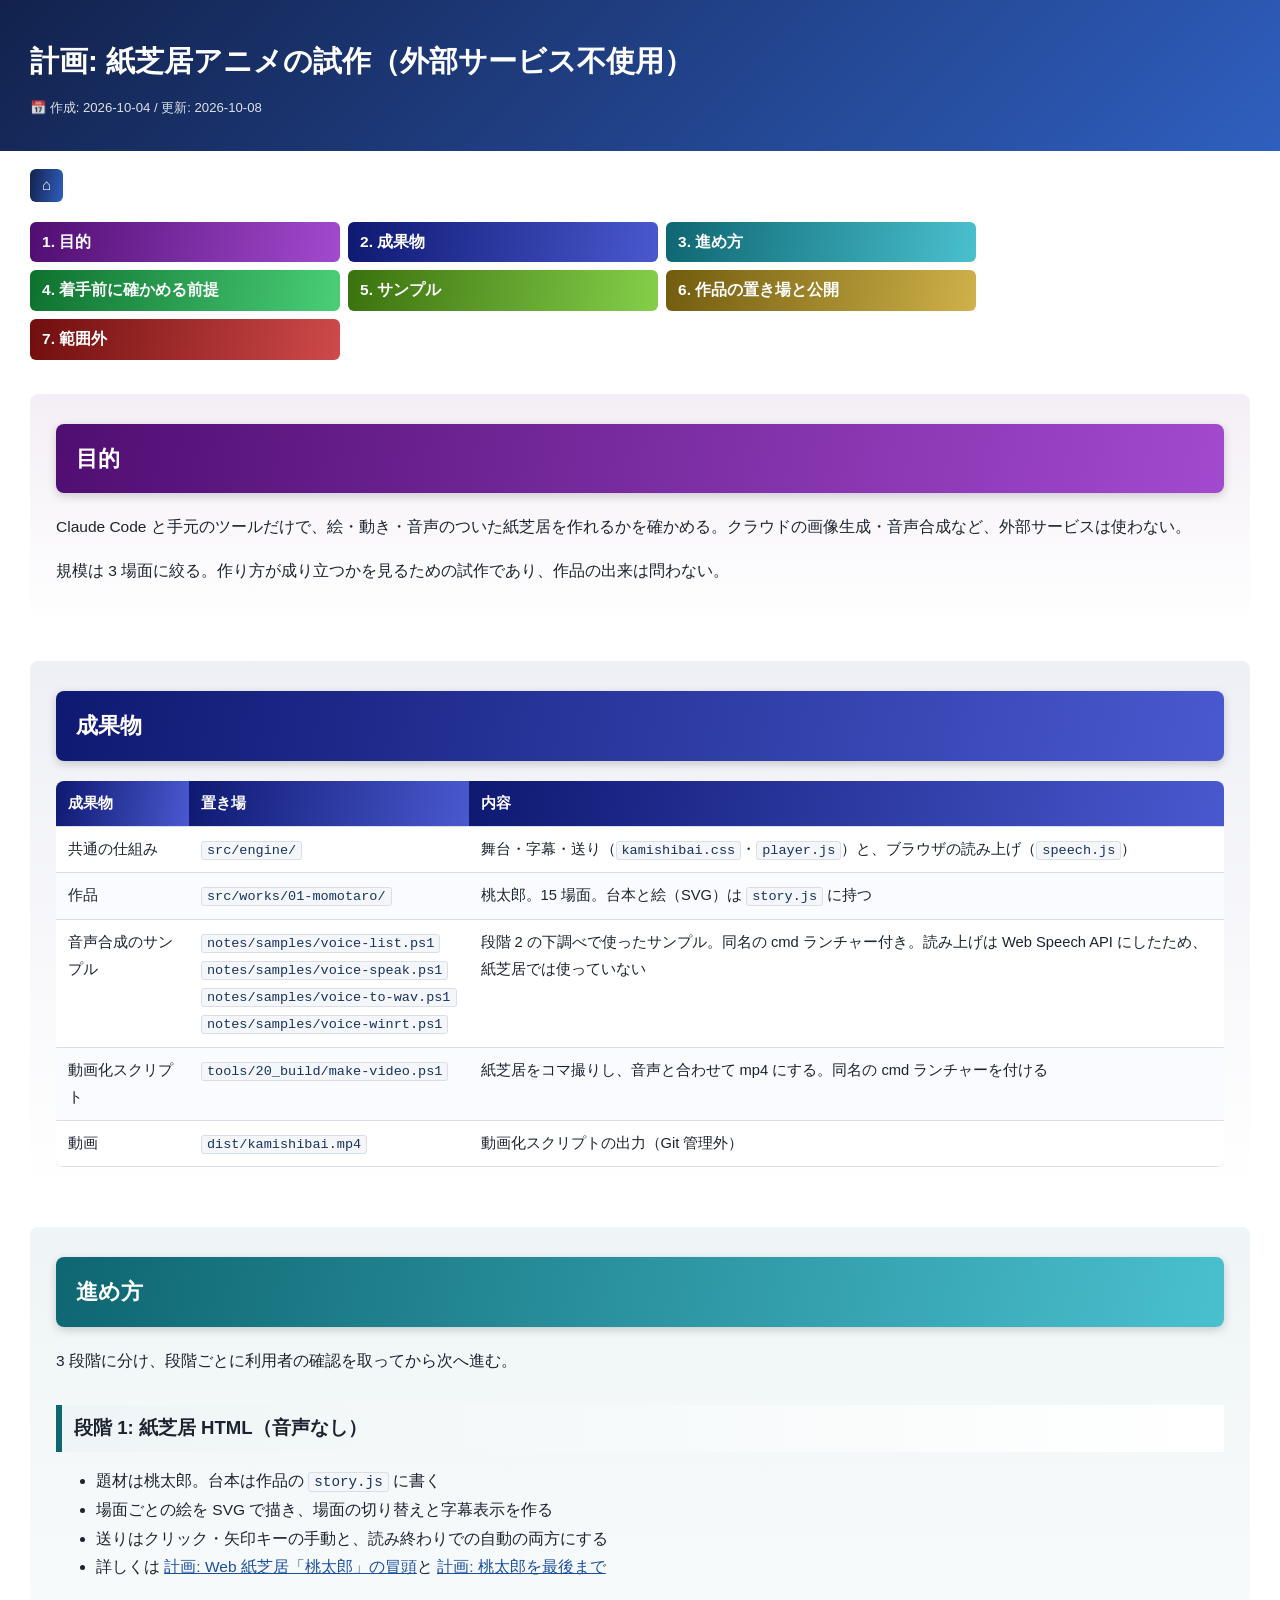
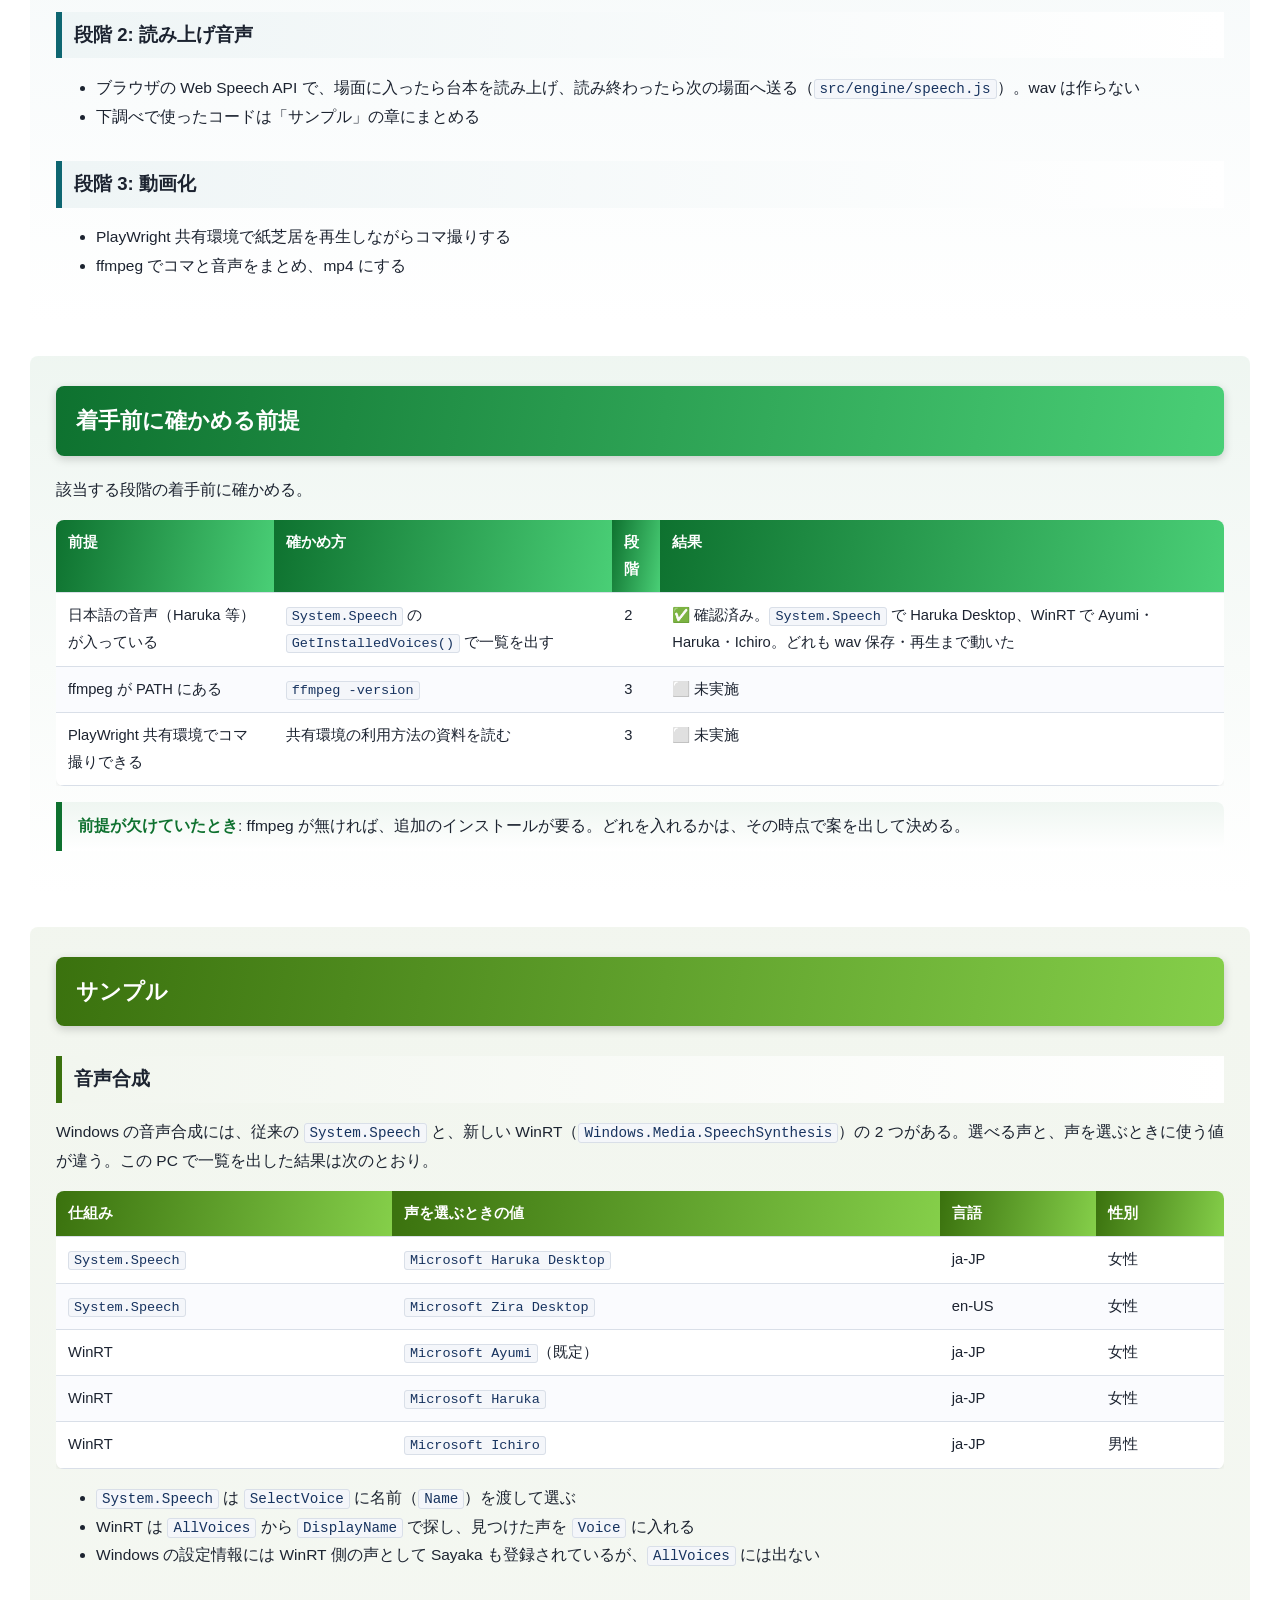
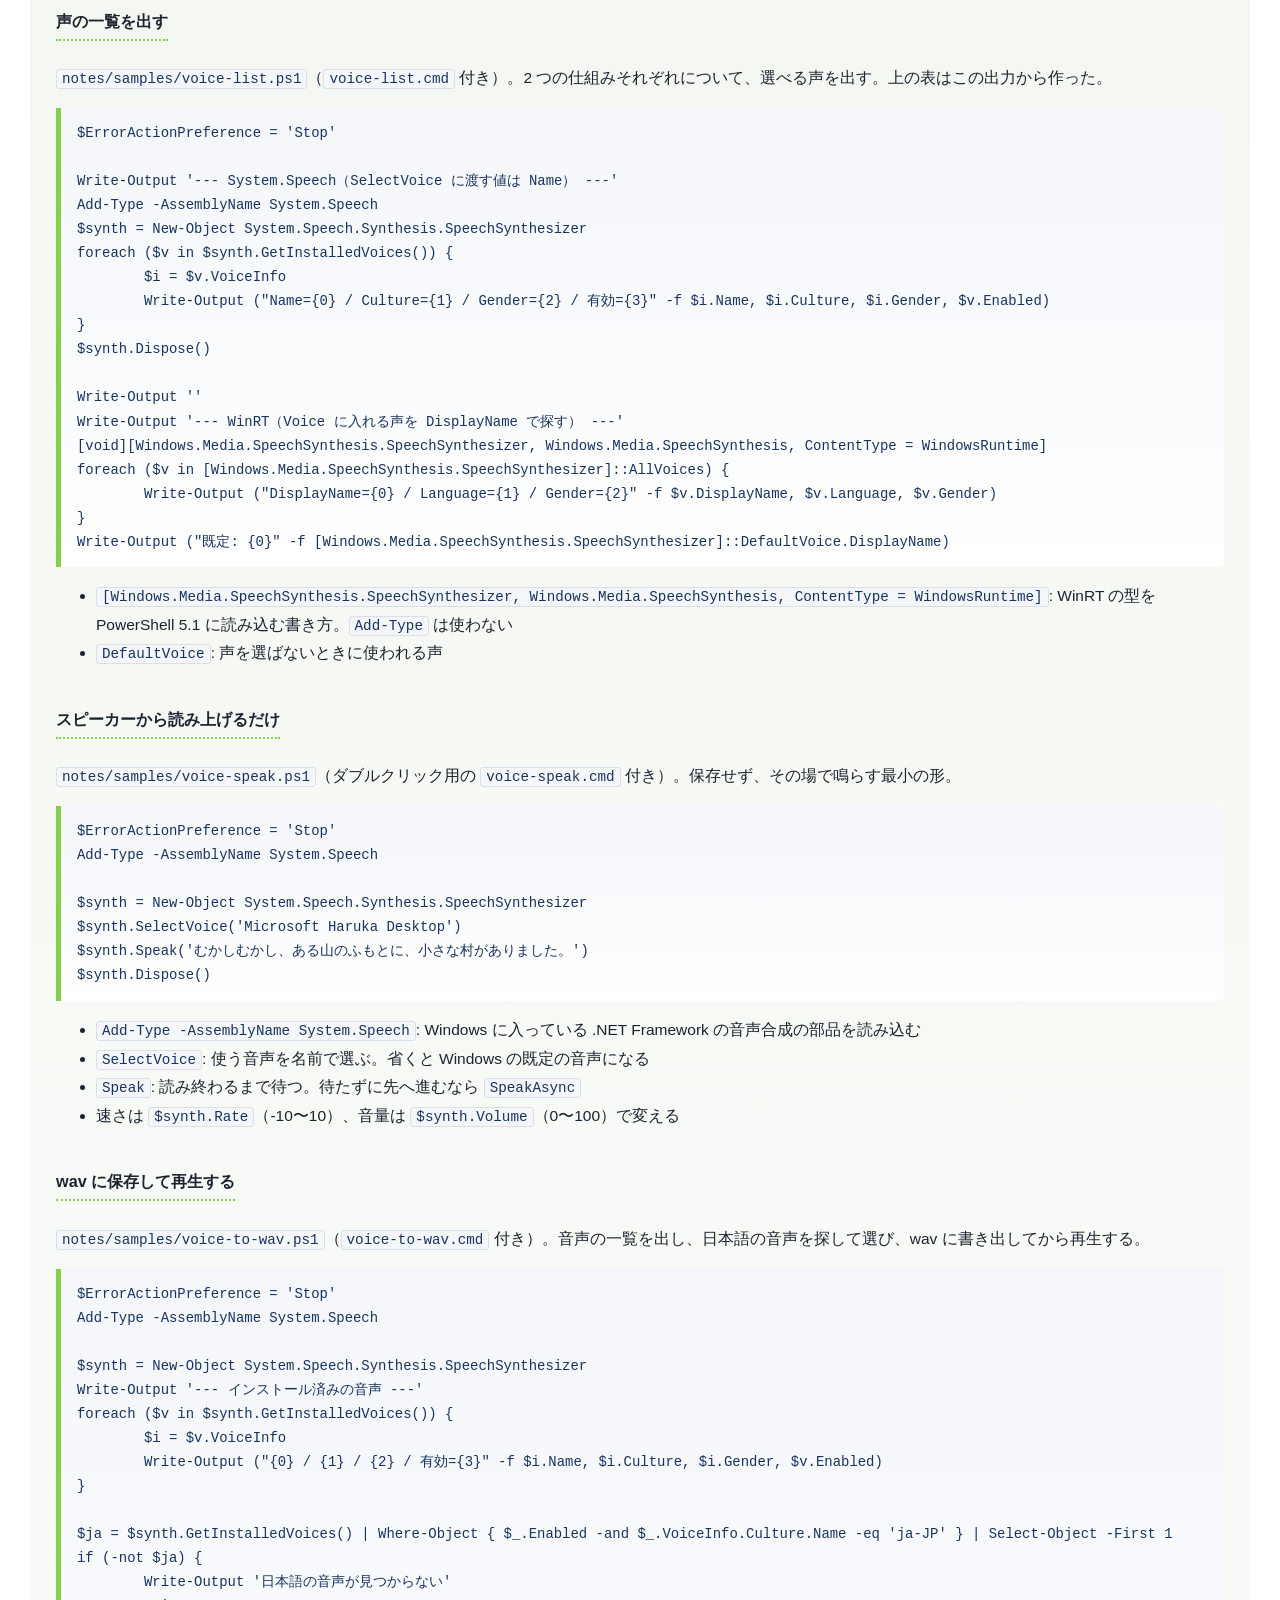
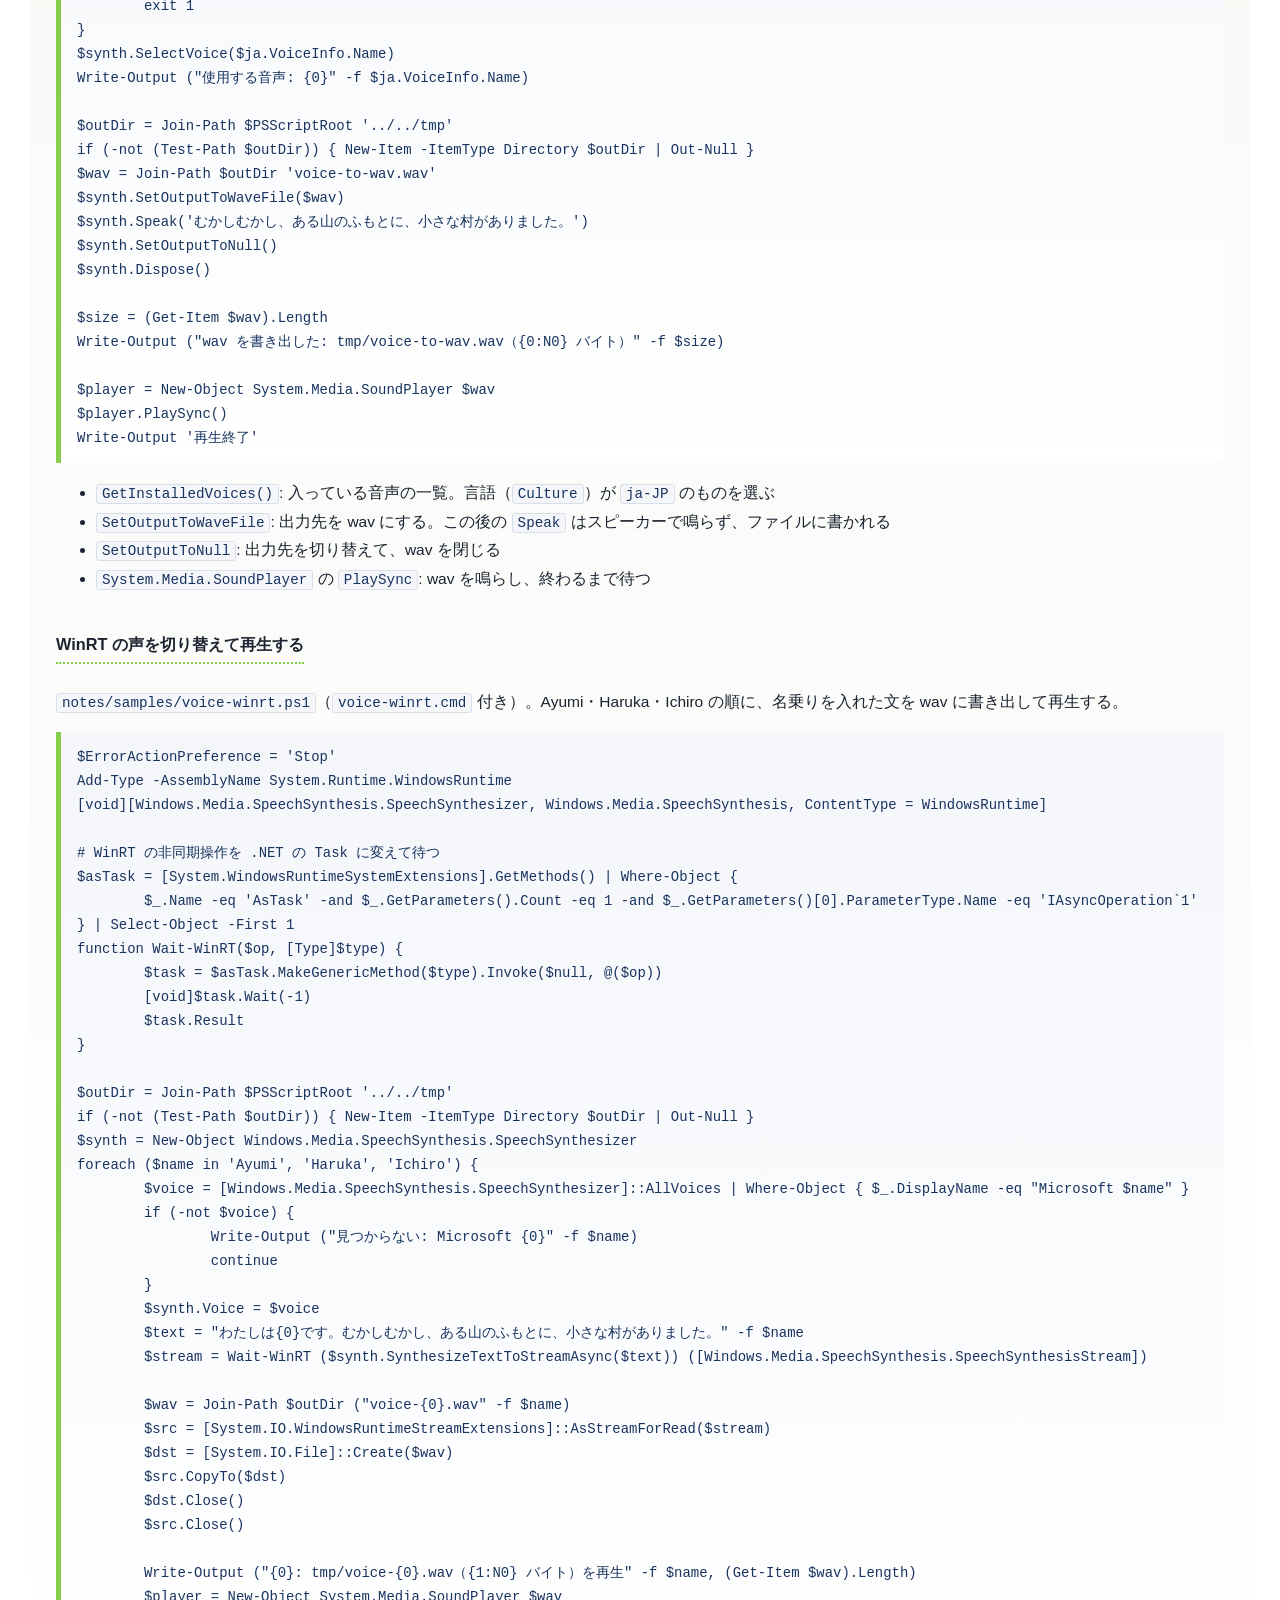
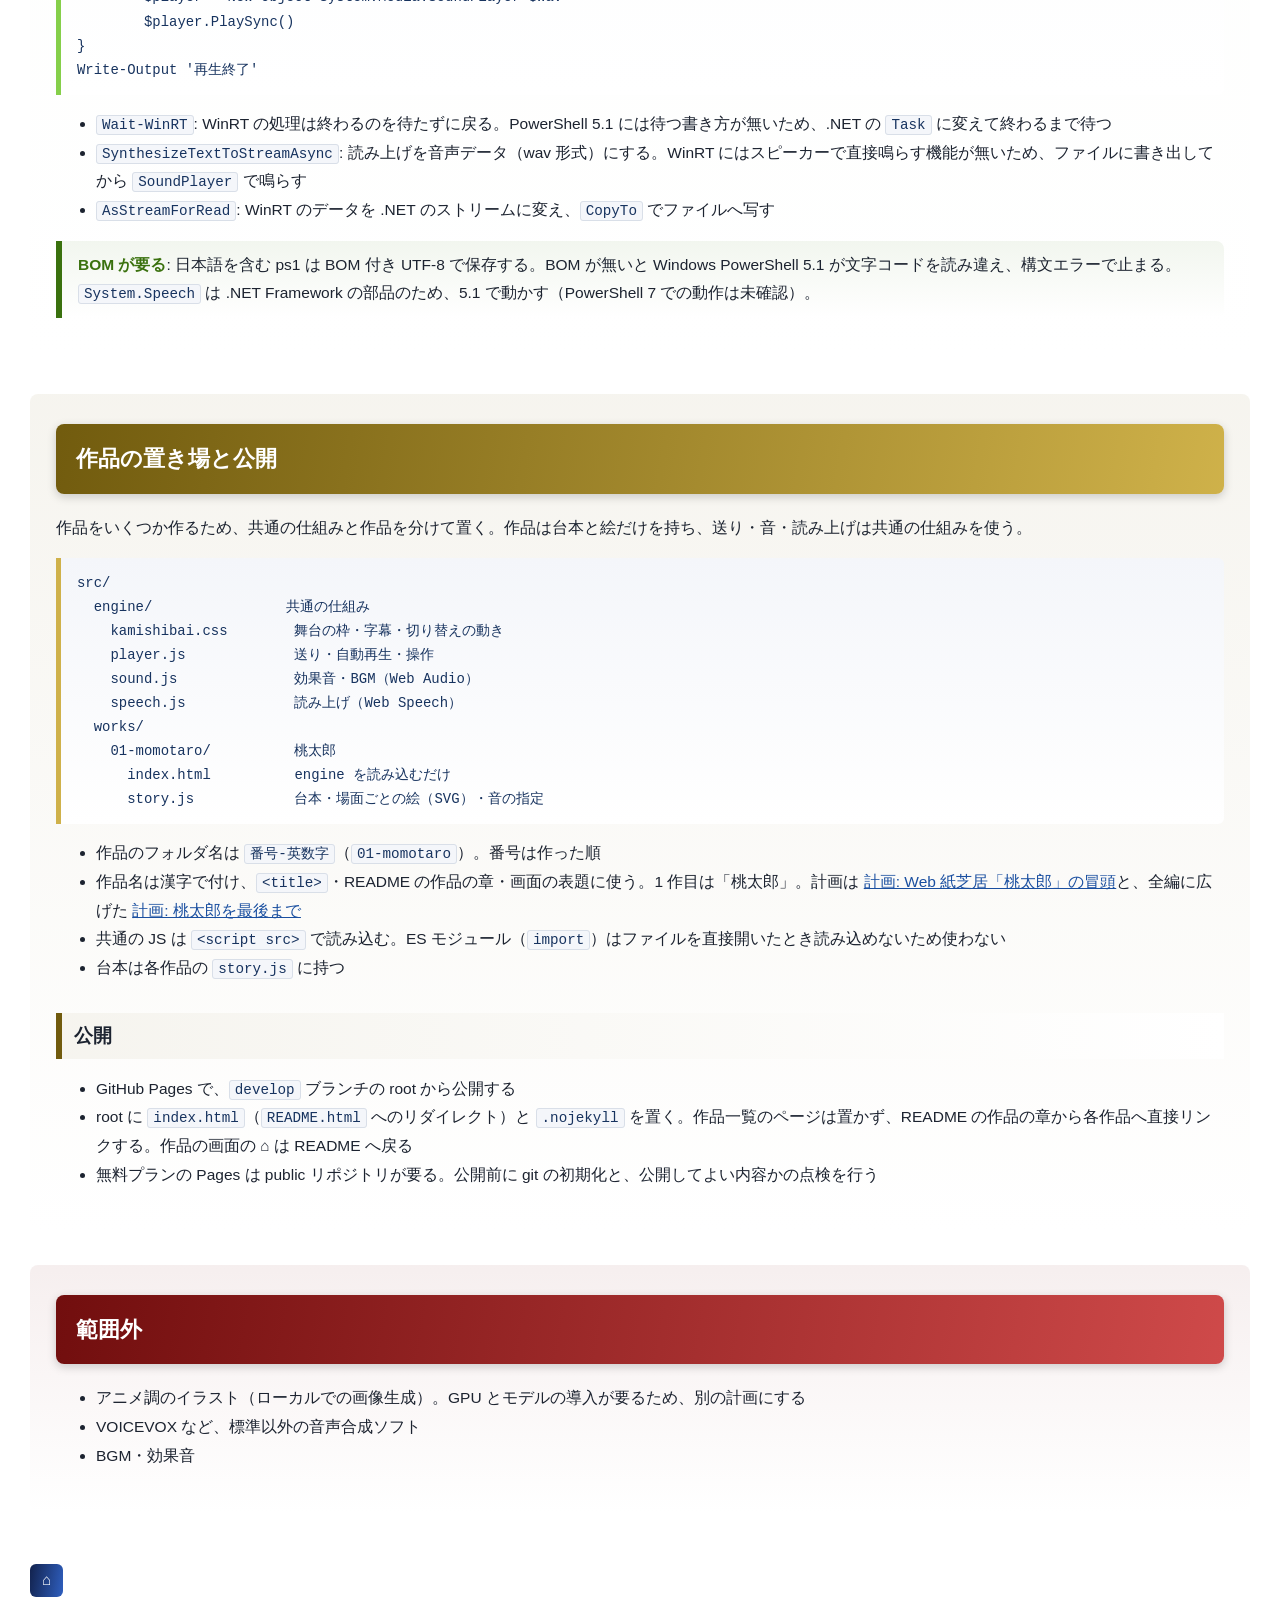
<file: notes/10_plan/p261004-01-kamishibai-animation.html>
﻿<!DOCTYPE html>
<html lang="ja">
<head>
<meta charset="UTF-8">
<title>計画: 紙芝居アニメの試作（外部サービス不使用）</title>
<style>
:root {
	--navy1: #12224d;
	--navy2: #2f5fbf;
	--ink: #1c2330;
	--ink-soft: #4a5568;
	--line: #d9dfe8;
	--code-bg: #f4f6fa;
	--link: #1a4fa0;
	--accent: #12224d;
	--accent2: #2f5fbf;
	--soft: #f2f5fb;
}
.ch01 { --accent: hsl(280, 78%, 25%); --accent2: hsl(280, 58%, 55%); --soft: hsl(280, 28%, 95%); }
.ch02 { --accent: hsl(233.3, 78%, 25%); --accent2: hsl(233.3, 58%, 55%); --soft: hsl(233.3, 28%, 95%); }
.ch03 { --accent: hsl(186.7, 78%, 25%); --accent2: hsl(186.7, 58%, 55%); --soft: hsl(186.7, 28%, 95%); }
.ch04 { --accent: hsl(140, 78%, 25%); --accent2: hsl(140, 58%, 55%); --soft: hsl(140, 28%, 95%); }
.ch05 { --accent: hsl(93.3, 78%, 25%); --accent2: hsl(93.3, 58%, 55%); --soft: hsl(93.3, 28%, 95%); }
.ch06 { --accent: hsl(46.7, 78%, 25%); --accent2: hsl(46.7, 58%, 55%); --soft: hsl(46.7, 28%, 95%); }
.ch07 { --accent: hsl(0, 78%, 25%); --accent2: hsl(0, 58%, 55%); --soft: hsl(0, 28%, 95%); }
* { box-sizing: border-box; }
body {
	margin: 0;
	background: #fff;
	color: var(--ink, #1c2330);
	font-family: "Segoe UI", "Hiragino Kaku Gothic ProN", Meiryo, sans-serif;
	font-size: 15.5px;
	line-height: 1.85;
}
.titlebar {
	background: linear-gradient(135deg, var(--navy1, #12224d), var(--navy2, #2f5fbf));
	color: #fff;
	padding: 34px 30px 30px;
}
.titlebar .inner { max-width: 1600px; margin: 0 auto; }
.titlebar h1 { margin: 0 0 8px; font-size: 1.9em; color: #fff; }
.titlebar .date { font-size: 0.85em; opacity: 0.85; }
.wrap { max-width: 1600px; margin: 0 auto; padding: 0 30px; }
a { color: var(--link, #1a4fa0); background: transparent; }
.wrap > a.back { margin-top: 18px; }
a.back {
	display: inline-block;
	padding: 2px 12px;
	border-radius: 6px;
	background: linear-gradient(100deg, var(--navy1, #12224d), var(--navy2, #2f5fbf));
	color: #fff;
	text-decoration: none;
	font-weight: 700;
}
.toc ol {
	counter-reset: tocnum;
	list-style: none;
	padding: 0;
	margin: 20px 0 0;
	display: flex;
	flex-wrap: wrap;
	gap: 8px;
}
.toc ol li { counter-increment: tocnum; }
.toc ol li a {
	display: -webkit-box;
	-webkit-box-orient: vertical;
	-webkit-line-clamp: 2;
	overflow: hidden;
	text-overflow: ellipsis;
	white-space: normal;
	width: 310px;
	max-width: 100%;
	padding: 6px 12px;
	border-radius: 6px;
	background: linear-gradient(100deg, var(--accent, #12224d), var(--accent2, #2f5fbf));
	color: #fff;
	text-decoration: none;
	font-weight: 700;
}
.toc ol li a::before { content: counter(tocnum) ". "; }
section {
	background: linear-gradient(180deg, var(--soft, #f2f5fb), #fff);
	color: var(--ink, #1c2330);
	padding: 4px 26px 26px;
	margin: 34px 0;
	border-radius: 8px;
}
section h1 {
	background: linear-gradient(100deg, var(--accent, #12224d), var(--accent2, #2f5fbf));
	color: #fff;
	padding: 14px 20px;
	margin: 26px 0 20px;
	border-radius: 8px;
	box-shadow: 0 3px 10px rgba(0,0,0,0.18);
	font-size: 1.45em;
}
section h2 {
	border-left: 6px solid var(--accent, #12224d);
	background: linear-gradient(90deg, var(--soft, #f2f5fb), #fff);
	color: var(--ink, #1c2330);
	padding: 6px 12px;
	margin: 30px 0 12px;
	font-size: 1.2em;
}
code {
	background: var(--code-bg, #f4f6fa);
	border: 1px solid var(--line, #d9dfe8);
	color: #17335f;
	padding: 1px 5px;
	border-radius: 3px;
	font-size: 0.92em;
}
section h3 {
	display: inline-block;
	border-bottom: 2px dotted var(--accent2, #2f5fbf);
	padding-bottom: 3px;
	margin: 20px 0 8px;
	font-size: 1.05em;
}
pre {
	background: linear-gradient(180deg, var(--code-bg, #f4f6fa), #fff);
	color: #17335f;
	border-left: 5px solid var(--accent2, #2f5fbf);
	border-radius: 0 6px 6px 0;
	padding: 13px 16px;
	overflow-x: auto;
	line-height: 1.55;
}
pre code { background: transparent; border: none; padding: 0; color: #17335f; font-size: 0.9em; }
.tablewrap { overflow-x: auto; }
table {
	border-collapse: collapse;
	width: 100%;
	border-radius: 8px;
	overflow: hidden;
	box-shadow: 0 1px 4px rgba(0,0,0,0.08);
	font-size: 0.95em;
}
th, td {
	padding: 9px 12px;
	border-bottom: 1px solid var(--line, #d9dfe8);
	text-align: left;
	vertical-align: top;
}
th {
	background: linear-gradient(100deg, var(--accent, #12224d), var(--accent2, #2f5fbf));
	color: #fff;
}
td { background: #fff; color: var(--ink, #1c2330); }
tr:nth-child(even) td { background: #fafbfe; color: var(--ink, #1c2330); }
td.nowrap { white-space: nowrap; }
.callout {
	border-left: 6px solid var(--accent, #12224d);
	background: linear-gradient(180deg, var(--soft, #f2f5fb), #fff);
	color: var(--ink, #1c2330);
	border-radius: 0 8px 8px 0;
	padding: 10px 16px;
	margin: 16px 0;
}
.callout strong { color: var(--accent, #12224d); background: transparent; }
footer {
	max-width: 1600px;
	margin: 0 auto;
	padding: 18px 30px 30px;
	color: var(--ink-soft, #4a5568);
	background: #fff;
}
</style>
</head>
<body>
<div class="titlebar">
	<div class="inner">
		<h1>計画: 紙芝居アニメの試作（外部サービス不使用）</h1>
		<div class="date">📅 作成: 2026-10-04 / 更新: 2026-10-08</div>
	</div>
</div>
<div class="wrap">
	<a class="back" href="../../README.html">⌂</a>

	<nav class="toc">
		<ol>
			<li class="ch01"><a href="#ch01">目的</a></li>
			<li class="ch02"><a href="#ch02">成果物</a></li>
			<li class="ch03"><a href="#ch03">進め方</a></li>
			<li class="ch04"><a href="#ch04">着手前に確かめる前提</a></li>
			<li class="ch05"><a href="#ch05">サンプル</a></li>
			<li class="ch06"><a href="#ch06">作品の置き場と公開</a></li>
			<li class="ch07"><a href="#ch07">範囲外</a></li>
		</ol>
	</nav>

	<section class="ch01" id="ch01">
		<h1>目的</h1>
		<p>Claude Code と手元のツールだけで、絵・動き・音声のついた紙芝居を作れるかを確かめる。クラウドの画像生成・音声合成など、外部サービスは使わない。</p>
		<p>規模は 3 場面に絞る。作り方が成り立つかを見るための試作であり、作品の出来は問わない。</p>
	</section>

	<section class="ch02" id="ch02">
		<h1>成果物</h1>
		<div class="tablewrap">
		<table>
			<thead>
				<tr><th>成果物</th><th>置き場</th><th>内容</th></tr>
			</thead>
			<tbody>
				<tr><td>共通の仕組み</td><td class="nowrap"><code>src/engine/</code></td><td>舞台・字幕・送り（<code>kamishibai.css</code>・<code>player.js</code>）と、ブラウザの読み上げ（<code>speech.js</code>）</td></tr>
				<tr><td>作品</td><td class="nowrap"><code>src/works/01-momotaro/</code></td><td>桃太郎。15 場面。台本と絵（SVG）は <code>story.js</code> に持つ</td></tr>
				<tr><td>音声合成のサンプル</td><td class="nowrap"><code>notes/samples/voice-list.ps1</code><br><code>notes/samples/voice-speak.ps1</code><br><code>notes/samples/voice-to-wav.ps1</code><br><code>notes/samples/voice-winrt.ps1</code></td><td>段階 2 の下調べで使ったサンプル。同名の cmd ランチャー付き。読み上げは Web Speech API にしたため、紙芝居では使っていない</td></tr>
				<tr><td>動画化スクリプト</td><td class="nowrap"><code>tools/20_build/make-video.ps1</code></td><td>紙芝居をコマ撮りし、音声と合わせて mp4 にする。同名の cmd ランチャーを付ける</td></tr>
				<tr><td>動画</td><td class="nowrap"><code>dist/kamishibai.mp4</code></td><td>動画化スクリプトの出力（Git 管理外）</td></tr>
			</tbody>
		</table>
		</div>
	</section>

	<section class="ch03" id="ch03">
		<h1>進め方</h1>
		<p>3 段階に分け、段階ごとに利用者の確認を取ってから次へ進む。</p>

		<h2>段階 1: 紙芝居 HTML（音声なし）</h2>
		<ul>
			<li>題材は桃太郎。台本は作品の <code>story.js</code> に書く</li>
			<li>場面ごとの絵を SVG で描き、場面の切り替えと字幕表示を作る</li>
			<li>送りはクリック・矢印キーの手動と、読み終わりでの自動の両方にする</li>
			<li>詳しくは <a href="p261004-02-momotaro-web.html">計画: Web 紙芝居「桃太郎」の冒頭</a>と <a href="p261004-03-momotaro-full.html">計画: 桃太郎を最後まで</a></li>
		</ul>

		<h2>段階 2: 読み上げ音声</h2>
		<ul>
			<li>ブラウザの Web Speech API で、場面に入ったら台本を読み上げ、読み終わったら次の場面へ送る（<code>src/engine/speech.js</code>）。wav は作らない</li>
			<li>下調べで使ったコードは「サンプル」の章にまとめる</li>
		</ul>

		<h2>段階 3: 動画化</h2>
		<ul>
			<li>PlayWright 共有環境で紙芝居を再生しながらコマ撮りする</li>
			<li>ffmpeg でコマと音声をまとめ、mp4 にする</li>
		</ul>
	</section>

	<section class="ch04" id="ch04">
		<h1>着手前に確かめる前提</h1>
		<p>該当する段階の着手前に確かめる。</p>
		<div class="tablewrap">
		<table>
			<thead>
				<tr><th>前提</th><th>確かめ方</th><th>段階</th><th>結果</th></tr>
			</thead>
			<tbody>
				<tr><td>日本語の音声（Haruka 等）が入っている</td><td><code>System.Speech</code> の <code>GetInstalledVoices()</code> で一覧を出す</td><td class="nowrap">2</td><td>✅ 確認済み。<code>System.Speech</code> で Haruka Desktop、WinRT で Ayumi・Haruka・Ichiro。どれも wav 保存・再生まで動いた</td></tr>
				<tr><td>ffmpeg が PATH にある</td><td><code>ffmpeg -version</code></td><td class="nowrap">3</td><td class="nowrap">⬜ 未実施</td></tr>
				<tr><td>PlayWright 共有環境でコマ撮りできる</td><td>共有環境の利用方法の資料を読む</td><td class="nowrap">3</td><td class="nowrap">⬜ 未実施</td></tr>
			</tbody>
		</table>
		</div>
		<div class="callout">
			<strong>前提が欠けていたとき</strong>: ffmpeg が無ければ、追加のインストールが要る。どれを入れるかは、その時点で案を出して決める。
		</div>
	</section>

	<section class="ch05" id="ch05">
		<h1>サンプル</h1>

		<h2>音声合成</h2>
		<p>Windows の音声合成には、従来の <code>System.Speech</code> と、新しい WinRT（<code>Windows.Media.SpeechSynthesis</code>）の 2 つがある。選べる声と、声を選ぶときに使う値が違う。この PC で一覧を出した結果は次のとおり。</p>
		<div class="tablewrap">
		<table>
			<thead>
				<tr><th>仕組み</th><th>声を選ぶときの値</th><th>言語</th><th>性別</th></tr>
			</thead>
			<tbody>
				<tr><td class="nowrap"><code>System.Speech</code></td><td class="nowrap"><code>Microsoft Haruka Desktop</code></td><td class="nowrap">ja-JP</td><td class="nowrap">女性</td></tr>
				<tr><td class="nowrap"><code>System.Speech</code></td><td class="nowrap"><code>Microsoft Zira Desktop</code></td><td class="nowrap">en-US</td><td class="nowrap">女性</td></tr>
				<tr><td class="nowrap">WinRT</td><td class="nowrap"><code>Microsoft Ayumi</code>（既定）</td><td class="nowrap">ja-JP</td><td class="nowrap">女性</td></tr>
				<tr><td class="nowrap">WinRT</td><td class="nowrap"><code>Microsoft Haruka</code></td><td class="nowrap">ja-JP</td><td class="nowrap">女性</td></tr>
				<tr><td class="nowrap">WinRT</td><td class="nowrap"><code>Microsoft Ichiro</code></td><td class="nowrap">ja-JP</td><td class="nowrap">男性</td></tr>
			</tbody>
		</table>
		</div>
		<ul>
			<li><code>System.Speech</code> は <code>SelectVoice</code> に名前（<code>Name</code>）を渡して選ぶ</li>
			<li>WinRT は <code>AllVoices</code> から <code>DisplayName</code> で探し、見つけた声を <code>Voice</code> に入れる</li>
			<li>Windows の設定情報には WinRT 側の声として Sayaka も登録されているが、<code>AllVoices</code> には出ない</li>
		</ul>

		<h3>声の一覧を出す</h3>
		<p><code>notes/samples/voice-list.ps1</code>（<code>voice-list.cmd</code> 付き）。2 つの仕組みそれぞれについて、選べる声を出す。上の表はこの出力から作った。</p>
		<pre><code class="language-powershell">$ErrorActionPreference = 'Stop'

Write-Output '--- System.Speech（SelectVoice に渡す値は Name） ---'
Add-Type -AssemblyName System.Speech
$synth = New-Object System.Speech.Synthesis.SpeechSynthesizer
foreach ($v in $synth.GetInstalledVoices()) {
	$i = $v.VoiceInfo
	Write-Output ("Name={0} / Culture={1} / Gender={2} / 有効={3}" -f $i.Name, $i.Culture, $i.Gender, $v.Enabled)
}
$synth.Dispose()

Write-Output ''
Write-Output '--- WinRT（Voice に入れる声を DisplayName で探す） ---'
[void][Windows.Media.SpeechSynthesis.SpeechSynthesizer, Windows.Media.SpeechSynthesis, ContentType = WindowsRuntime]
foreach ($v in [Windows.Media.SpeechSynthesis.SpeechSynthesizer]::AllVoices) {
	Write-Output ("DisplayName={0} / Language={1} / Gender={2}" -f $v.DisplayName, $v.Language, $v.Gender)
}
Write-Output ("既定: {0}" -f [Windows.Media.SpeechSynthesis.SpeechSynthesizer]::DefaultVoice.DisplayName)</code></pre>
		<ul>
			<li><code>[Windows.Media.SpeechSynthesis.SpeechSynthesizer, Windows.Media.SpeechSynthesis, ContentType = WindowsRuntime]</code>: WinRT の型を PowerShell 5.1 に読み込む書き方。<code>Add-Type</code> は使わない</li>
			<li><code>DefaultVoice</code>: 声を選ばないときに使われる声</li>
		</ul>

		<h3>スピーカーから読み上げるだけ</h3>
		<p><code>notes/samples/voice-speak.ps1</code>（ダブルクリック用の <code>voice-speak.cmd</code> 付き）。保存せず、その場で鳴らす最小の形。</p>
		<pre><code class="language-powershell">$ErrorActionPreference = 'Stop'
Add-Type -AssemblyName System.Speech

$synth = New-Object System.Speech.Synthesis.SpeechSynthesizer
$synth.SelectVoice('Microsoft Haruka Desktop')
$synth.Speak('むかしむかし、ある山のふもとに、小さな村がありました。')
$synth.Dispose()</code></pre>
		<ul>
			<li><code>Add-Type -AssemblyName System.Speech</code>: Windows に入っている .NET Framework の音声合成の部品を読み込む</li>
			<li><code>SelectVoice</code>: 使う音声を名前で選ぶ。省くと Windows の既定の音声になる</li>
			<li><code>Speak</code>: 読み終わるまで待つ。待たずに先へ進むなら <code>SpeakAsync</code></li>
			<li>速さは <code>$synth.Rate</code>（-10〜10）、音量は <code>$synth.Volume</code>（0〜100）で変える</li>
		</ul>

		<h3>wav に保存して再生する</h3>
		<p><code>notes/samples/voice-to-wav.ps1</code>（<code>voice-to-wav.cmd</code> 付き）。音声の一覧を出し、日本語の音声を探して選び、wav に書き出してから再生する。</p>
		<pre><code class="language-powershell">$ErrorActionPreference = 'Stop'
Add-Type -AssemblyName System.Speech

$synth = New-Object System.Speech.Synthesis.SpeechSynthesizer
Write-Output '--- インストール済みの音声 ---'
foreach ($v in $synth.GetInstalledVoices()) {
	$i = $v.VoiceInfo
	Write-Output ("{0} / {1} / {2} / 有効={3}" -f $i.Name, $i.Culture, $i.Gender, $v.Enabled)
}

$ja = $synth.GetInstalledVoices() | Where-Object { $_.Enabled -and $_.VoiceInfo.Culture.Name -eq 'ja-JP' } | Select-Object -First 1
if (-not $ja) {
	Write-Output '日本語の音声が見つからない'
	exit 1
}
$synth.SelectVoice($ja.VoiceInfo.Name)
Write-Output ("使用する音声: {0}" -f $ja.VoiceInfo.Name)

$outDir = Join-Path $PSScriptRoot '../../tmp'
if (-not (Test-Path $outDir)) { New-Item -ItemType Directory $outDir | Out-Null }
$wav = Join-Path $outDir 'voice-to-wav.wav'
$synth.SetOutputToWaveFile($wav)
$synth.Speak('むかしむかし、ある山のふもとに、小さな村がありました。')
$synth.SetOutputToNull()
$synth.Dispose()

$size = (Get-Item $wav).Length
Write-Output ("wav を書き出した: tmp/voice-to-wav.wav（{0:N0} バイト）" -f $size)

$player = New-Object System.Media.SoundPlayer $wav
$player.PlaySync()
Write-Output '再生終了'</code></pre>
		<ul>
			<li><code>GetInstalledVoices()</code>: 入っている音声の一覧。言語（<code>Culture</code>）が <code>ja-JP</code> のものを選ぶ</li>
			<li><code>SetOutputToWaveFile</code>: 出力先を wav にする。この後の <code>Speak</code> はスピーカーで鳴らず、ファイルに書かれる</li>
			<li><code>SetOutputToNull</code>: 出力先を切り替えて、wav を閉じる</li>
			<li><code>System.Media.SoundPlayer</code> の <code>PlaySync</code>: wav を鳴らし、終わるまで待つ</li>
		</ul>
		<h3>WinRT の声を切り替えて再生する</h3>
		<p><code>notes/samples/voice-winrt.ps1</code>（<code>voice-winrt.cmd</code> 付き）。Ayumi・Haruka・Ichiro の順に、名乗りを入れた文を wav に書き出して再生する。</p>
		<pre><code class="language-powershell">$ErrorActionPreference = 'Stop'
Add-Type -AssemblyName System.Runtime.WindowsRuntime
[void][Windows.Media.SpeechSynthesis.SpeechSynthesizer, Windows.Media.SpeechSynthesis, ContentType = WindowsRuntime]

# WinRT の非同期操作を .NET の Task に変えて待つ
$asTask = [System.WindowsRuntimeSystemExtensions].GetMethods() | Where-Object {
	$_.Name -eq 'AsTask' -and $_.GetParameters().Count -eq 1 -and $_.GetParameters()[0].ParameterType.Name -eq 'IAsyncOperation`1'
} | Select-Object -First 1
function Wait-WinRT($op, [Type]$type) {
	$task = $asTask.MakeGenericMethod($type).Invoke($null, @($op))
	[void]$task.Wait(-1)
	$task.Result
}

$outDir = Join-Path $PSScriptRoot '../../tmp'
if (-not (Test-Path $outDir)) { New-Item -ItemType Directory $outDir | Out-Null }
$synth = New-Object Windows.Media.SpeechSynthesis.SpeechSynthesizer
foreach ($name in 'Ayumi', 'Haruka', 'Ichiro') {
	$voice = [Windows.Media.SpeechSynthesis.SpeechSynthesizer]::AllVoices | Where-Object { $_.DisplayName -eq "Microsoft $name" }
	if (-not $voice) {
		Write-Output ("見つからない: Microsoft {0}" -f $name)
		continue
	}
	$synth.Voice = $voice
	$text = "わたしは{0}です。むかしむかし、ある山のふもとに、小さな村がありました。" -f $name
	$stream = Wait-WinRT ($synth.SynthesizeTextToStreamAsync($text)) ([Windows.Media.SpeechSynthesis.SpeechSynthesisStream])

	$wav = Join-Path $outDir ("voice-{0}.wav" -f $name)
	$src = [System.IO.WindowsRuntimeStreamExtensions]::AsStreamForRead($stream)
	$dst = [System.IO.File]::Create($wav)
	$src.CopyTo($dst)
	$dst.Close()
	$src.Close()

	Write-Output ("{0}: tmp/voice-{0}.wav（{1:N0} バイト）を再生" -f $name, (Get-Item $wav).Length)
	$player = New-Object System.Media.SoundPlayer $wav
	$player.PlaySync()
}
Write-Output '再生終了'</code></pre>
		<ul>
			<li><code>Wait-WinRT</code>: WinRT の処理は終わるのを待たずに戻る。PowerShell 5.1 には待つ書き方が無いため、.NET の <code>Task</code> に変えて終わるまで待つ</li>
			<li><code>SynthesizeTextToStreamAsync</code>: 読み上げを音声データ（wav 形式）にする。WinRT にはスピーカーで直接鳴らす機能が無いため、ファイルに書き出してから <code>SoundPlayer</code> で鳴らす</li>
			<li><code>AsStreamForRead</code>: WinRT のデータを .NET のストリームに変え、<code>CopyTo</code> でファイルへ写す</li>
		</ul>

		<div class="callout">
			<strong>BOM が要る</strong>: 日本語を含む ps1 は BOM 付き UTF-8 で保存する。BOM が無いと Windows PowerShell 5.1 が文字コードを読み違え、構文エラーで止まる。<code>System.Speech</code> は .NET Framework の部品のため、5.1 で動かす（PowerShell 7 での動作は未確認）。
		</div>
	</section>

	<section class="ch06" id="ch06">
		<h1>作品の置き場と公開</h1>
		<p>作品をいくつか作るため、共通の仕組みと作品を分けて置く。作品は台本と絵だけを持ち、送り・音・読み上げは共通の仕組みを使う。</p>
		<pre><code class="language-text">src/
  engine/                共通の仕組み
    kamishibai.css        舞台の枠・字幕・切り替えの動き
    player.js             送り・自動再生・操作
    sound.js              効果音・BGM（Web Audio）
    speech.js             読み上げ（Web Speech）
  works/
    01-momotaro/          桃太郎
      index.html          engine を読み込むだけ
      story.js            台本・場面ごとの絵（SVG）・音の指定</code></pre>
		<ul>
			<li>作品のフォルダ名は <code>番号-英数字</code>（<code>01-momotaro</code>）。番号は作った順</li>
			<li>作品名は漢字で付け、<code>&lt;title&gt;</code>・README の作品の章・画面の表題に使う。1 作目は「桃太郎」。計画は <a href="p261004-02-momotaro-web.html">計画: Web 紙芝居「桃太郎」の冒頭</a>と、全編に広げた <a href="p261004-03-momotaro-full.html">計画: 桃太郎を最後まで</a></li>
			<li>共通の JS は <code>&lt;script src&gt;</code> で読み込む。ES モジュール（<code>import</code>）はファイルを直接開いたとき読み込めないため使わない</li>
			<li>台本は各作品の <code>story.js</code> に持つ</li>
		</ul>

		<h2>公開</h2>
		<ul>
			<li>GitHub Pages で、<code>develop</code> ブランチの root から公開する</li>
			<li>root に <code>index.html</code>（<code>README.html</code> へのリダイレクト）と <code>.nojekyll</code> を置く。作品一覧のページは置かず、README の作品の章から各作品へ直接リンクする。作品の画面の ⌂ は README へ戻る</li>
			<li>無料プランの Pages は public リポジトリが要る。公開前に git の初期化と、公開してよい内容かの点検を行う</li>
		</ul>
	</section>

	<section class="ch07" id="ch07">
		<h1>範囲外</h1>
		<ul>
			<li>アニメ調のイラスト（ローカルでの画像生成）。GPU とモデルの導入が要るため、別の計画にする</li>
			<li>VOICEVOX など、標準以外の音声合成ソフト</li>
			<li>BGM・効果音</li>
		</ul>
	</section>
</div>
<footer>
	<a class="back" href="../../README.html">⌂</a>
</footer>
</body>
</html>
</file>
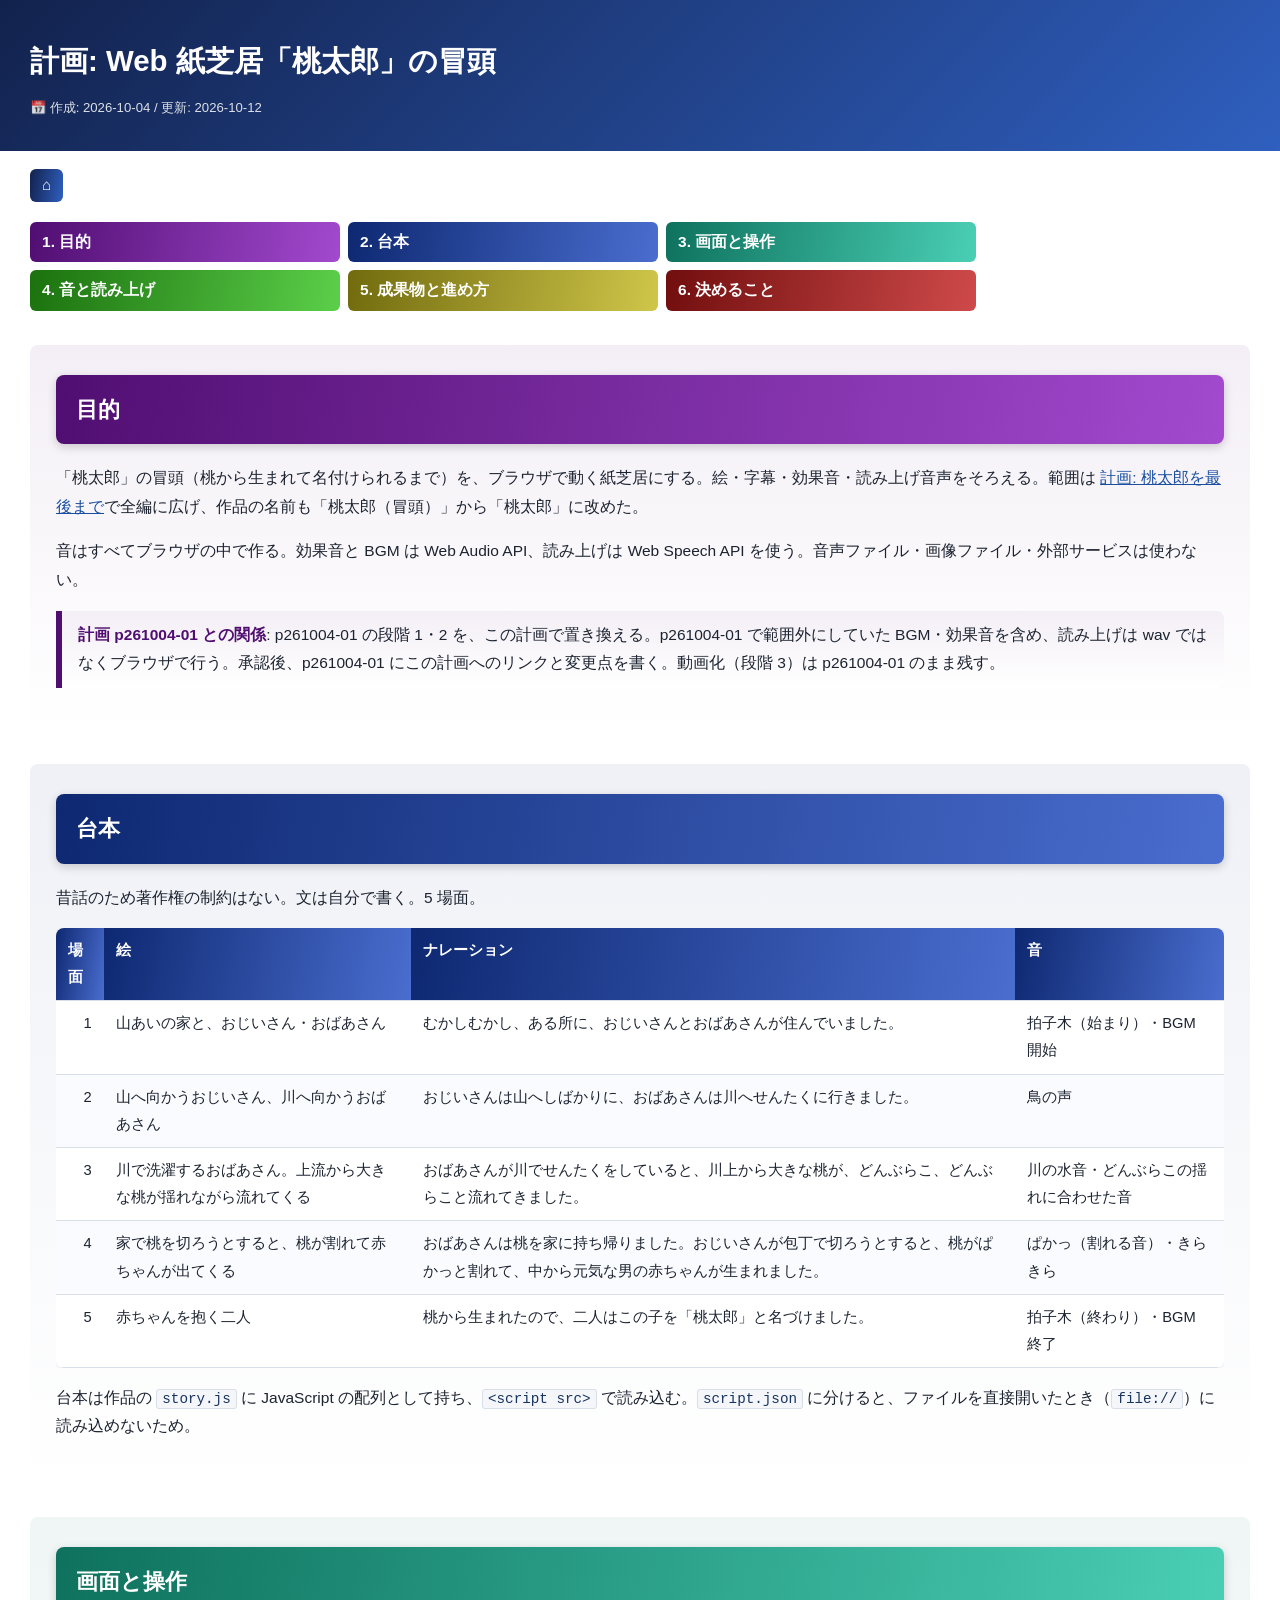
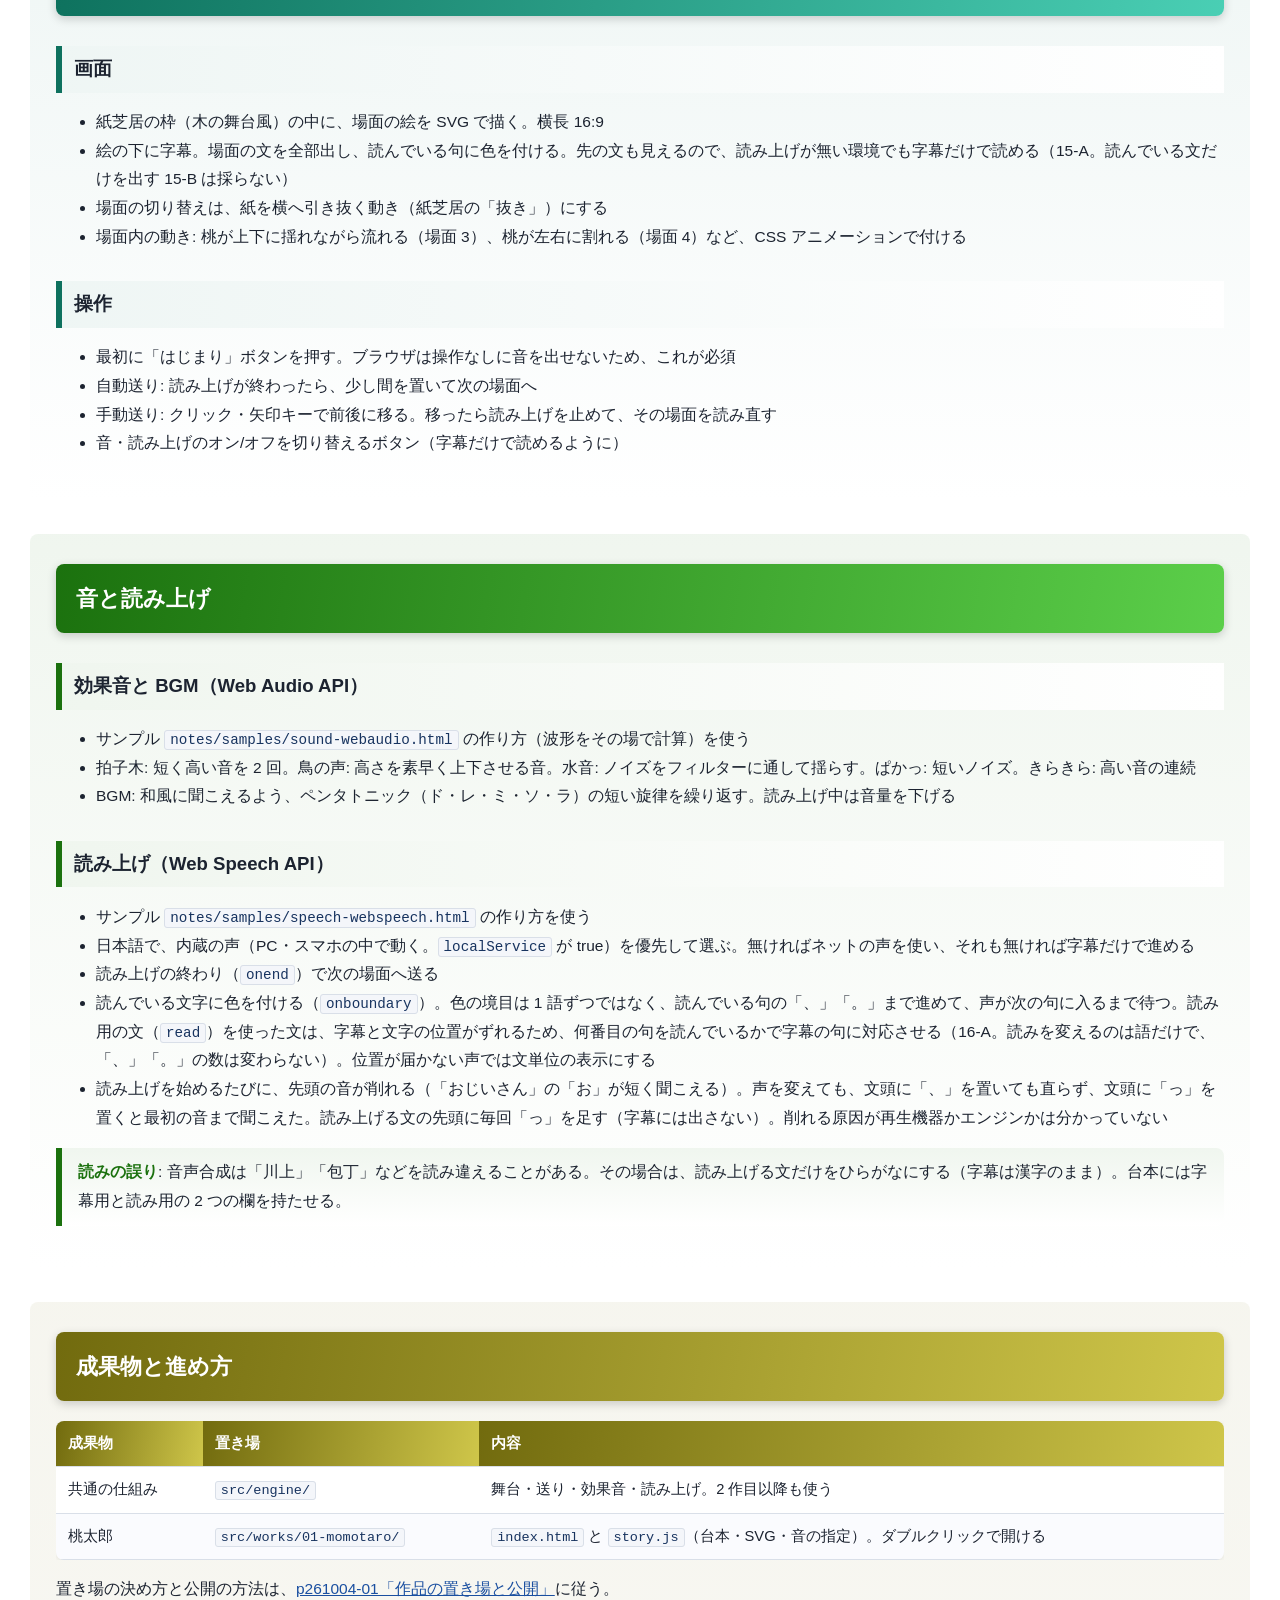
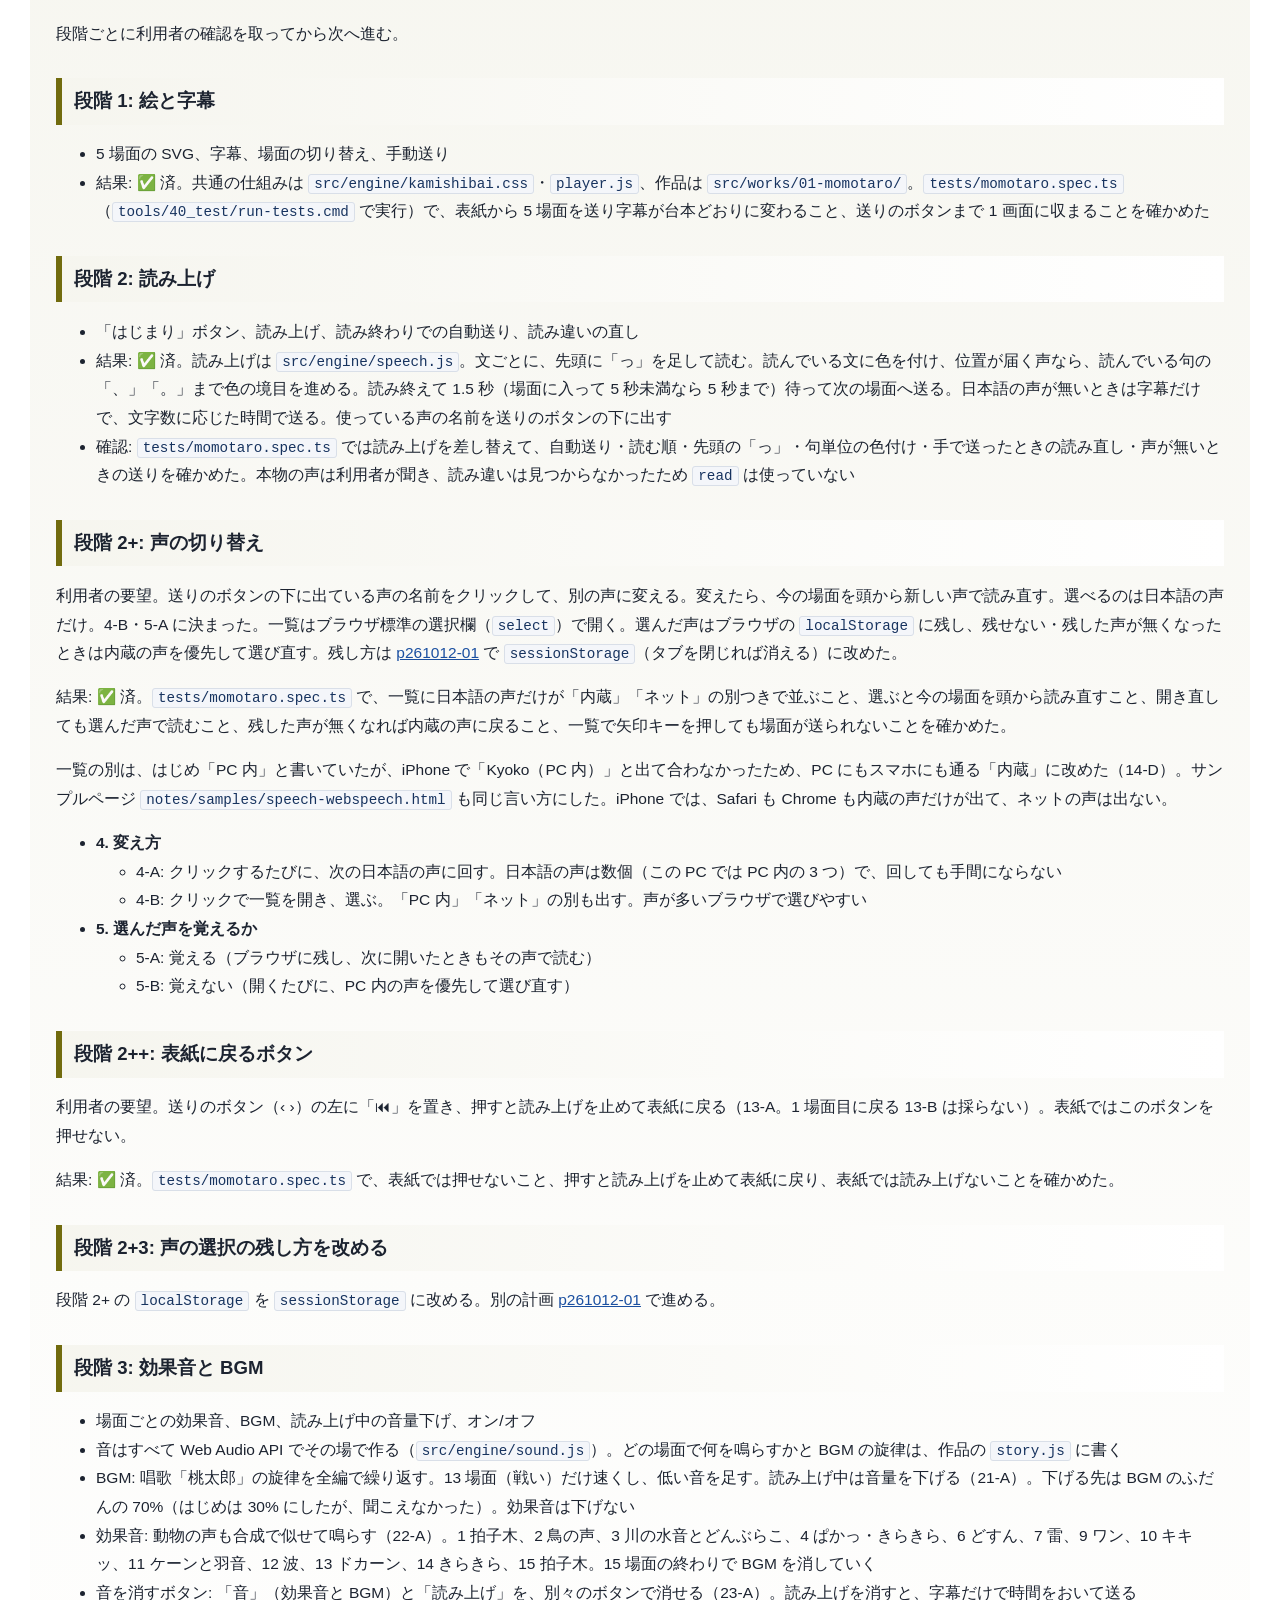
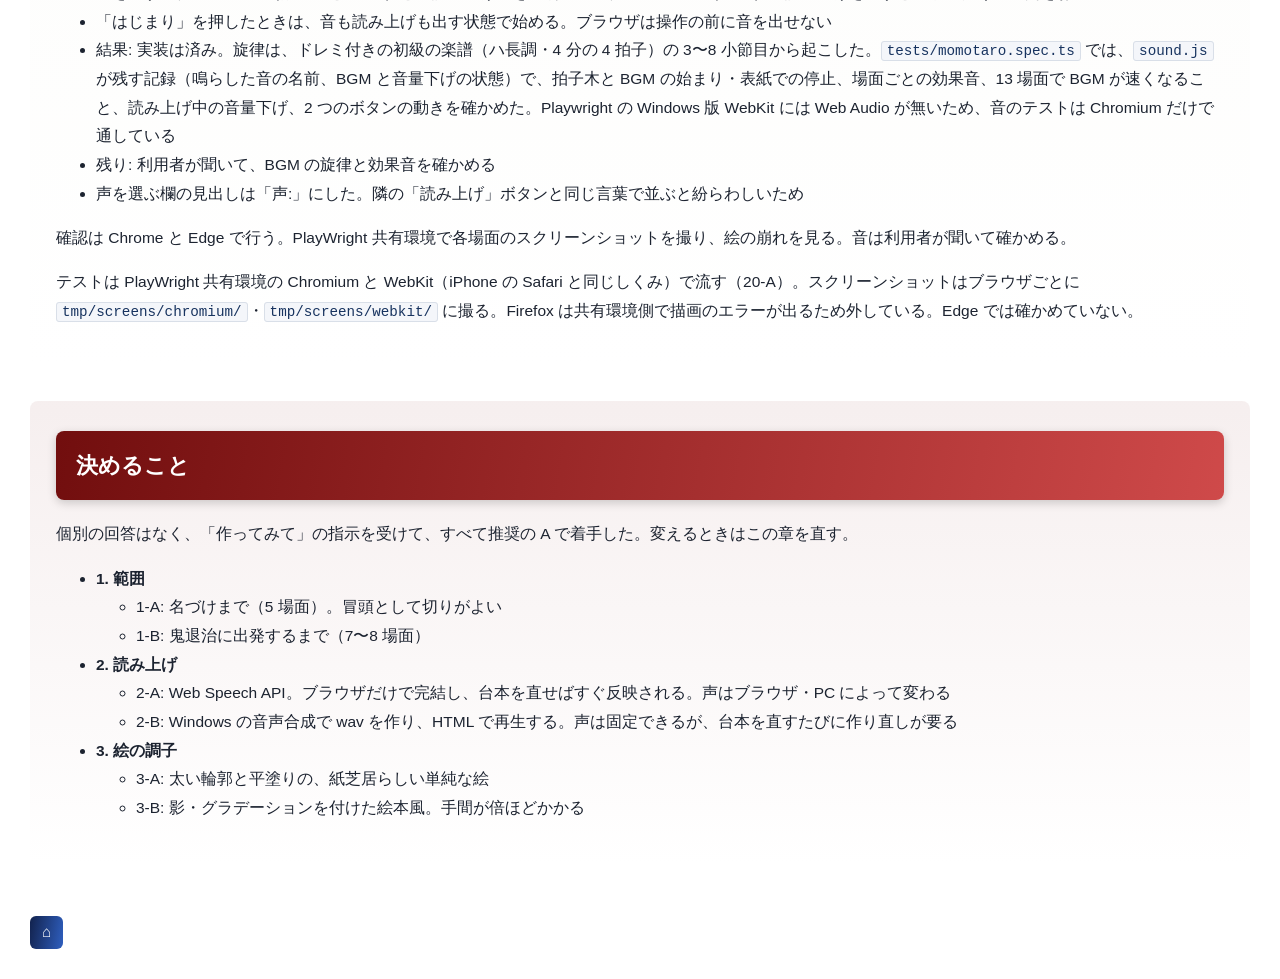
<file: notes/10_plan/p261004-02-momotaro-web.html>
﻿<!DOCTYPE html>
<html lang="ja">
<head>
<meta charset="UTF-8">
<title>計画: Web 紙芝居「桃太郎」の冒頭</title>
<style>
:root {
	--navy1: #12224d;
	--navy2: #2f5fbf;
	--ink: #1c2330;
	--ink-soft: #4a5568;
	--line: #d9dfe8;
	--code-bg: #f4f6fa;
	--link: #1a4fa0;
	--accent: #12224d;
	--accent2: #2f5fbf;
	--soft: #f2f5fb;
}
.ch01 { --accent: hsl(280, 78%, 25%); --accent2: hsl(280, 58%, 55%); --soft: hsl(280, 28%, 95%); }
.ch02 { --accent: hsl(224, 78%, 25%); --accent2: hsl(224, 58%, 55%); --soft: hsl(224, 28%, 95%); }
.ch03 { --accent: hsl(168, 78%, 25%); --accent2: hsl(168, 58%, 55%); --soft: hsl(168, 28%, 95%); }
.ch04 { --accent: hsl(112, 78%, 25%); --accent2: hsl(112, 58%, 55%); --soft: hsl(112, 28%, 95%); }
.ch05 { --accent: hsl(56, 78%, 25%); --accent2: hsl(56, 58%, 55%); --soft: hsl(56, 28%, 95%); }
.ch06 { --accent: hsl(0, 78%, 25%); --accent2: hsl(0, 58%, 55%); --soft: hsl(0, 28%, 95%); }
* { box-sizing: border-box; }
body {
	margin: 0;
	background: #fff;
	color: var(--ink, #1c2330);
	font-family: "Segoe UI", "Hiragino Kaku Gothic ProN", Meiryo, sans-serif;
	font-size: 15.5px;
	line-height: 1.85;
}
.titlebar {
	background: linear-gradient(135deg, var(--navy1, #12224d), var(--navy2, #2f5fbf));
	color: #fff;
	padding: 34px 30px 30px;
}
.titlebar .inner { max-width: 1600px; margin: 0 auto; }
.titlebar h1 { margin: 0 0 8px; font-size: 1.9em; color: #fff; }
.titlebar .date { font-size: 0.85em; opacity: 0.85; }
.wrap { max-width: 1600px; margin: 0 auto; padding: 0 30px; }
a { color: var(--link, #1a4fa0); background: transparent; }
.wrap > a.back { margin-top: 18px; }
a.back {
	display: inline-block;
	padding: 2px 12px;
	border-radius: 6px;
	background: linear-gradient(100deg, var(--navy1, #12224d), var(--navy2, #2f5fbf));
	color: #fff;
	text-decoration: none;
	font-weight: 700;
}
.toc ol {
	counter-reset: tocnum;
	list-style: none;
	padding: 0;
	margin: 20px 0 0;
	display: flex;
	flex-wrap: wrap;
	gap: 8px;
}
.toc ol li { counter-increment: tocnum; }
.toc ol li a {
	display: -webkit-box;
	-webkit-box-orient: vertical;
	-webkit-line-clamp: 2;
	overflow: hidden;
	text-overflow: ellipsis;
	white-space: normal;
	width: 310px;
	max-width: 100%;
	padding: 6px 12px;
	border-radius: 6px;
	background: linear-gradient(100deg, var(--accent, #12224d), var(--accent2, #2f5fbf));
	color: #fff;
	text-decoration: none;
	font-weight: 700;
}
.toc ol li a::before { content: counter(tocnum) ". "; }
section {
	background: linear-gradient(180deg, var(--soft, #f2f5fb), #fff);
	color: var(--ink, #1c2330);
	padding: 4px 26px 26px;
	margin: 34px 0;
	border-radius: 8px;
}
section h1 {
	background: linear-gradient(100deg, var(--accent, #12224d), var(--accent2, #2f5fbf));
	color: #fff;
	padding: 14px 20px;
	margin: 26px 0 20px;
	border-radius: 8px;
	box-shadow: 0 3px 10px rgba(0,0,0,0.18);
	font-size: 1.45em;
}
section h2 {
	border-left: 6px solid var(--accent, #12224d);
	background: linear-gradient(90deg, var(--soft, #f2f5fb), #fff);
	color: var(--ink, #1c2330);
	padding: 6px 12px;
	margin: 30px 0 12px;
	font-size: 1.2em;
}
code {
	background: var(--code-bg, #f4f6fa);
	border: 1px solid var(--line, #d9dfe8);
	color: #17335f;
	padding: 1px 5px;
	border-radius: 3px;
	font-size: 0.92em;
}
.tablewrap { overflow-x: auto; }
table {
	border-collapse: collapse;
	width: 100%;
	border-radius: 8px;
	overflow: hidden;
	box-shadow: 0 1px 4px rgba(0,0,0,0.08);
	font-size: 0.95em;
}
th, td {
	padding: 9px 12px;
	border-bottom: 1px solid var(--line, #d9dfe8);
	text-align: left;
	vertical-align: top;
}
th {
	background: linear-gradient(100deg, var(--accent, #12224d), var(--accent2, #2f5fbf));
	color: #fff;
}
td { background: #fff; color: var(--ink, #1c2330); }
tr:nth-child(even) td { background: #fafbfe; color: var(--ink, #1c2330); }
td.nowrap { white-space: nowrap; }
td.num { text-align: right; white-space: nowrap; }
.callout {
	border-left: 6px solid var(--accent, #12224d);
	background: linear-gradient(180deg, var(--soft, #f2f5fb), #fff);
	color: var(--ink, #1c2330);
	border-radius: 0 8px 8px 0;
	padding: 10px 16px;
	margin: 16px 0;
}
.callout strong { color: var(--accent, #12224d); background: transparent; }
footer {
	max-width: 1600px;
	margin: 0 auto;
	padding: 18px 30px 30px;
	color: var(--ink-soft, #4a5568);
	background: #fff;
}
</style>
</head>
<body>
<div class="titlebar">
	<div class="inner">
		<h1>計画: Web 紙芝居「桃太郎」の冒頭</h1>
		<div class="date">📅 作成: 2026-10-04 / 更新: 2026-10-12</div>
	</div>
</div>
<div class="wrap">
	<a class="back" href="../../README.html">⌂</a>

	<nav class="toc">
		<ol>
			<li class="ch01"><a href="#ch01">目的</a></li>
			<li class="ch02"><a href="#ch02">台本</a></li>
			<li class="ch03"><a href="#ch03">画面と操作</a></li>
			<li class="ch04"><a href="#ch04">音と読み上げ</a></li>
			<li class="ch05"><a href="#ch05">成果物と進め方</a></li>
			<li class="ch06"><a href="#ch06">決めること</a></li>
		</ol>
	</nav>

	<section class="ch01" id="ch01">
		<h1>目的</h1>
		<p>「桃太郎」の冒頭（桃から生まれて名付けられるまで）を、ブラウザで動く紙芝居にする。絵・字幕・効果音・読み上げ音声をそろえる。範囲は <a href="p261004-03-momotaro-full.html">計画: 桃太郎を最後まで</a>で全編に広げ、作品の名前も「桃太郎（冒頭）」から「桃太郎」に改めた。</p>
		<p>音はすべてブラウザの中で作る。効果音と BGM は Web Audio API、読み上げは Web Speech API を使う。音声ファイル・画像ファイル・外部サービスは使わない。</p>
		<div class="callout">
			<strong>計画 p261004-01 との関係</strong>: p261004-01 の段階 1・2 を、この計画で置き換える。p261004-01 で範囲外にしていた BGM・効果音を含め、読み上げは wav ではなくブラウザで行う。承認後、p261004-01 にこの計画へのリンクと変更点を書く。動画化（段階 3）は p261004-01 のまま残す。
		</div>
	</section>

	<section class="ch02" id="ch02">
		<h1>台本</h1>
		<p>昔話のため著作権の制約はない。文は自分で書く。5 場面。</p>
		<div class="tablewrap">
		<table>
			<thead>
				<tr><th>場面</th><th>絵</th><th>ナレーション</th><th>音</th></tr>
			</thead>
			<tbody>
				<tr><td class="num">1</td><td>山あいの家と、おじいさん・おばあさん</td><td>むかしむかし、ある所に、おじいさんとおばあさんが住んでいました。</td><td>拍子木（始まり）・BGM 開始</td></tr>
				<tr><td class="num">2</td><td>山へ向かうおじいさん、川へ向かうおばあさん</td><td>おじいさんは山へしばかりに、おばあさんは川へせんたくに行きました。</td><td>鳥の声</td></tr>
				<tr><td class="num">3</td><td>川で洗濯するおばあさん。上流から大きな桃が揺れながら流れてくる</td><td>おばあさんが川でせんたくをしていると、川上から大きな桃が、どんぶらこ、どんぶらこと流れてきました。</td><td>川の水音・どんぶらこの揺れに合わせた音</td></tr>
				<tr><td class="num">4</td><td>家で桃を切ろうとすると、桃が割れて赤ちゃんが出てくる</td><td>おばあさんは桃を家に持ち帰りました。おじいさんが包丁で切ろうとすると、桃がぱかっと割れて、中から元気な男の赤ちゃんが生まれました。</td><td>ぱかっ（割れる音）・きらきら</td></tr>
				<tr><td class="num">5</td><td>赤ちゃんを抱く二人</td><td>桃から生まれたので、二人はこの子を「桃太郎」と名づけました。</td><td>拍子木（終わり）・BGM 終了</td></tr>
			</tbody>
		</table>
		</div>
		<p>台本は作品の <code>story.js</code> に JavaScript の配列として持ち、<code>&lt;script src&gt;</code> で読み込む。<code>script.json</code> に分けると、ファイルを直接開いたとき（<code>file://</code>）に読み込めないため。</p>
	</section>

	<section class="ch03" id="ch03">
		<h1>画面と操作</h1>
		<h2>画面</h2>
		<ul>
			<li>紙芝居の枠（木の舞台風）の中に、場面の絵を SVG で描く。横長 16:9</li>
			<li>絵の下に字幕。場面の文を全部出し、読んでいる句に色を付ける。先の文も見えるので、読み上げが無い環境でも字幕だけで読める（15-A。読んでいる文だけを出す 15-B は採らない）</li>
			<li>場面の切り替えは、紙を横へ引き抜く動き（紙芝居の「抜き」）にする</li>
			<li>場面内の動き: 桃が上下に揺れながら流れる（場面 3）、桃が左右に割れる（場面 4）など、CSS アニメーションで付ける</li>
		</ul>
		<h2>操作</h2>
		<ul>
			<li>最初に「はじまり」ボタンを押す。ブラウザは操作なしに音を出せないため、これが必須</li>
			<li>自動送り: 読み上げが終わったら、少し間を置いて次の場面へ</li>
			<li>手動送り: クリック・矢印キーで前後に移る。移ったら読み上げを止めて、その場面を読み直す</li>
			<li>音・読み上げのオン/オフを切り替えるボタン（字幕だけで読めるように）</li>
		</ul>
	</section>

	<section class="ch04" id="ch04">
		<h1>音と読み上げ</h1>
		<h2>効果音と BGM（Web Audio API）</h2>
		<ul>
			<li>サンプル <code>notes/samples/sound-webaudio.html</code> の作り方（波形をその場で計算）を使う</li>
			<li>拍子木: 短く高い音を 2 回。鳥の声: 高さを素早く上下させる音。水音: ノイズをフィルターに通して揺らす。ぱかっ: 短いノイズ。きらきら: 高い音の連続</li>
			<li>BGM: 和風に聞こえるよう、ペンタトニック（ド・レ・ミ・ソ・ラ）の短い旋律を繰り返す。読み上げ中は音量を下げる</li>
		</ul>
		<h2>読み上げ（Web Speech API）</h2>
		<ul>
			<li>サンプル <code>notes/samples/speech-webspeech.html</code> の作り方を使う</li>
			<li>日本語で、内蔵の声（PC・スマホの中で動く。<code>localService</code> が true）を優先して選ぶ。無ければネットの声を使い、それも無ければ字幕だけで進める</li>
			<li>読み上げの終わり（<code>onend</code>）で次の場面へ送る</li>
			<li>読んでいる文字に色を付ける（<code>onboundary</code>）。色の境目は 1 語ずつではなく、読んでいる句の「、」「。」まで進めて、声が次の句に入るまで待つ。読み用の文（<code>read</code>）を使った文は、字幕と文字の位置がずれるため、何番目の句を読んでいるかで字幕の句に対応させる（16-A。読みを変えるのは語だけで、「、」「。」の数は変わらない）。位置が届かない声では文単位の表示にする</li>
			<li>読み上げを始めるたびに、先頭の音が削れる（「おじいさん」の「お」が短く聞こえる）。声を変えても、文頭に「、」を置いても直らず、文頭に「っ」を置くと最初の音まで聞こえた。読み上げる文の先頭に毎回「っ」を足す（字幕には出さない）。削れる原因が再生機器かエンジンかは分かっていない</li>
		</ul>
		<div class="callout">
			<strong>読みの誤り</strong>: 音声合成は「川上」「包丁」などを読み違えることがある。その場合は、読み上げる文だけをひらがなにする（字幕は漢字のまま）。台本には字幕用と読み用の 2 つの欄を持たせる。
		</div>
	</section>

	<section class="ch05" id="ch05">
		<h1>成果物と進め方</h1>
		<div class="tablewrap">
		<table>
			<thead>
				<tr><th>成果物</th><th>置き場</th><th>内容</th></tr>
			</thead>
			<tbody>
				<tr><td>共通の仕組み</td><td class="nowrap"><code>src/engine/</code></td><td>舞台・送り・効果音・読み上げ。2 作目以降も使う</td></tr>
				<tr><td>桃太郎</td><td class="nowrap"><code>src/works/01-momotaro/</code></td><td><code>index.html</code> と <code>story.js</code>（台本・SVG・音の指定）。ダブルクリックで開ける</td></tr>
			</tbody>
		</table>
		</div>
		<p>置き場の決め方と公開の方法は、<a href="p261004-01-kamishibai-animation.html#ch06">p261004-01「作品の置き場と公開」</a>に従う。</p>
		<p>段階ごとに利用者の確認を取ってから次へ進む。</p>
		<h2>段階 1: 絵と字幕</h2>
		<ul>
			<li>5 場面の SVG、字幕、場面の切り替え、手動送り</li>
			<li>結果: ✅ 済。共通の仕組みは <code>src/engine/kamishibai.css</code>・<code>player.js</code>、作品は <code>src/works/01-momotaro/</code>。<code>tests/momotaro.spec.ts</code>（<code>tools/40_test/run-tests.cmd</code> で実行）で、表紙から 5 場面を送り字幕が台本どおりに変わること、送りのボタンまで 1 画面に収まることを確かめた</li>
		</ul>
		<h2>段階 2: 読み上げ</h2>
		<ul>
			<li>「はじまり」ボタン、読み上げ、読み終わりでの自動送り、読み違いの直し</li>
			<li>結果: ✅ 済。読み上げは <code>src/engine/speech.js</code>。文ごとに、先頭に「っ」を足して読む。読んでいる文に色を付け、位置が届く声なら、読んでいる句の「、」「。」まで色の境目を進める。読み終えて 1.5 秒（場面に入って 5 秒未満なら 5 秒まで）待って次の場面へ送る。日本語の声が無いときは字幕だけで、文字数に応じた時間で送る。使っている声の名前を送りのボタンの下に出す</li>
			<li>確認: <code>tests/momotaro.spec.ts</code> では読み上げを差し替えて、自動送り・読む順・先頭の「っ」・句単位の色付け・手で送ったときの読み直し・声が無いときの送りを確かめた。本物の声は利用者が聞き、読み違いは見つからなかったため <code>read</code> は使っていない</li>
		</ul>
		<h2>段階 2+: 声の切り替え</h2>
		<p>利用者の要望。送りのボタンの下に出ている声の名前をクリックして、別の声に変える。変えたら、今の場面を頭から新しい声で読み直す。選べるのは日本語の声だけ。4-B・5-A に決まった。一覧はブラウザ標準の選択欄（<code>select</code>）で開く。選んだ声はブラウザの <code>localStorage</code> に残し、残せない・残した声が無くなったときは内蔵の声を優先して選び直す。残し方は <a href="p261012-01-voice-storage.html">p261012-01</a> で <code>sessionStorage</code>（タブを閉じれば消える）に改めた。</p>
		<p>結果: ✅ 済。<code>tests/momotaro.spec.ts</code> で、一覧に日本語の声だけが「内蔵」「ネット」の別つきで並ぶこと、選ぶと今の場面を頭から読み直すこと、開き直しても選んだ声で読むこと、残した声が無くなれば内蔵の声に戻ること、一覧で矢印キーを押しても場面が送られないことを確かめた。</p>
		<p>一覧の別は、はじめ「PC 内」と書いていたが、iPhone で「Kyoko（PC 内）」と出て合わなかったため、PC にもスマホにも通る「内蔵」に改めた（14-D）。サンプルページ <code>notes/samples/speech-webspeech.html</code> も同じ言い方にした。iPhone では、Safari も Chrome も内蔵の声だけが出て、ネットの声は出ない。</p>
		<ul>
			<li><strong>4. 変え方</strong>
				<ul>
					<li>4-A: クリックするたびに、次の日本語の声に回す。日本語の声は数個（この PC では PC 内の 3 つ）で、回しても手間にならない</li>
					<li>4-B: クリックで一覧を開き、選ぶ。「PC 内」「ネット」の別も出す。声が多いブラウザで選びやすい</li>
				</ul>
			</li>
			<li><strong>5. 選んだ声を覚えるか</strong>
				<ul>
					<li>5-A: 覚える（ブラウザに残し、次に開いたときもその声で読む）</li>
					<li>5-B: 覚えない（開くたびに、PC 内の声を優先して選び直す）</li>
				</ul>
			</li>
		</ul>
		<h2>段階 2++: 表紙に戻るボタン</h2>
		<p>利用者の要望。送りのボタン（‹ ›）の左に「⏮」を置き、押すと読み上げを止めて表紙に戻る（13-A。1 場面目に戻る 13-B は採らない）。表紙ではこのボタンを押せない。</p>
		<p>結果: ✅ 済。<code>tests/momotaro.spec.ts</code> で、表紙では押せないこと、押すと読み上げを止めて表紙に戻り、表紙では読み上げないことを確かめた。</p>
		<h2>段階 2+3: 声の選択の残し方を改める</h2>
		<p>段階 2+ の <code>localStorage</code> を <code>sessionStorage</code> に改める。別の計画 <a href="p261012-01-voice-storage.html">p261012-01</a> で進める。</p>
		<h2>段階 3: 効果音と BGM</h2>
		<ul>
			<li>場面ごとの効果音、BGM、読み上げ中の音量下げ、オン/オフ</li>
			<li>音はすべて Web Audio API でその場で作る（<code>src/engine/sound.js</code>）。どの場面で何を鳴らすかと BGM の旋律は、作品の <code>story.js</code> に書く</li>
			<li>BGM: 唱歌「桃太郎」の旋律を全編で繰り返す。13 場面（戦い）だけ速くし、低い音を足す。読み上げ中は音量を下げる（21-A）。下げる先は BGM のふだんの 70%（はじめは 30% にしたが、聞こえなかった）。効果音は下げない</li>
			<li>効果音: 動物の声も合成で似せて鳴らす（22-A）。1 拍子木、2 鳥の声、3 川の水音とどんぶらこ、4 ぱかっ・きらきら、6 どすん、7 雷、9 ワン、10 キキッ、11 ケーンと羽音、12 波、13 ドカーン、14 きらきら、15 拍子木。15 場面の終わりで BGM を消していく</li>
			<li>音を消すボタン: 「音」（効果音と BGM）と「読み上げ」を、別々のボタンで消せる（23-A）。読み上げを消すと、字幕だけで時間をおいて送る</li>
			<li>「はじまり」を押したときは、音も読み上げも出す状態で始める。ブラウザは操作の前に音を出せない</li>
			<li>結果: 実装は済み。旋律は、ドレミ付きの初級の楽譜（ハ長調・4 分の 4 拍子）の 3〜8 小節目から起こした。<code>tests/momotaro.spec.ts</code> では、<code>sound.js</code> が残す記録（鳴らした音の名前、BGM と音量下げの状態）で、拍子木と BGM の始まり・表紙での停止、場面ごとの効果音、13 場面で BGM が速くなること、読み上げ中の音量下げ、2 つのボタンの動きを確かめた。Playwright の Windows 版 WebKit には Web Audio が無いため、音のテストは Chromium だけで通している</li>
			<li>残り: 利用者が聞いて、BGM の旋律と効果音を確かめる</li>
			<li>声を選ぶ欄の見出しは「声:」にした。隣の「読み上げ」ボタンと同じ言葉で並ぶと紛らわしいため</li>
		</ul>
		<p>確認は Chrome と Edge で行う。PlayWright 共有環境で各場面のスクリーンショットを撮り、絵の崩れを見る。音は利用者が聞いて確かめる。</p>
		<p>テストは PlayWright 共有環境の Chromium と WebKit（iPhone の Safari と同じしくみ）で流す（20-A）。スクリーンショットはブラウザごとに <code>tmp/screens/chromium/</code>・<code>tmp/screens/webkit/</code> に撮る。Firefox は共有環境側で描画のエラーが出るため外している。Edge では確かめていない。</p>
	</section>

	<section class="ch06" id="ch06">
		<h1>決めること</h1>
		<p>個別の回答はなく、「作ってみて」の指示を受けて、すべて推奨の A で着手した。変えるときはこの章を直す。</p>
		<ul>
			<li><strong>1. 範囲</strong>
				<ul>
					<li>1-A: 名づけまで（5 場面）。冒頭として切りがよい</li>
					<li>1-B: 鬼退治に出発するまで（7〜8 場面）</li>
				</ul>
			</li>
			<li><strong>2. 読み上げ</strong>
				<ul>
					<li>2-A: Web Speech API。ブラウザだけで完結し、台本を直せばすぐ反映される。声はブラウザ・PC によって変わる</li>
					<li>2-B: Windows の音声合成で wav を作り、HTML で再生する。声は固定できるが、台本を直すたびに作り直しが要る</li>
				</ul>
			</li>
			<li><strong>3. 絵の調子</strong>
				<ul>
					<li>3-A: 太い輪郭と平塗りの、紙芝居らしい単純な絵</li>
					<li>3-B: 影・グラデーションを付けた絵本風。手間が倍ほどかかる</li>
				</ul>
			</li>
		</ul>
	</section>
</div>
<footer>
	<a class="back" href="../../README.html">⌂</a>
</footer>
</body>
</html>
</file>
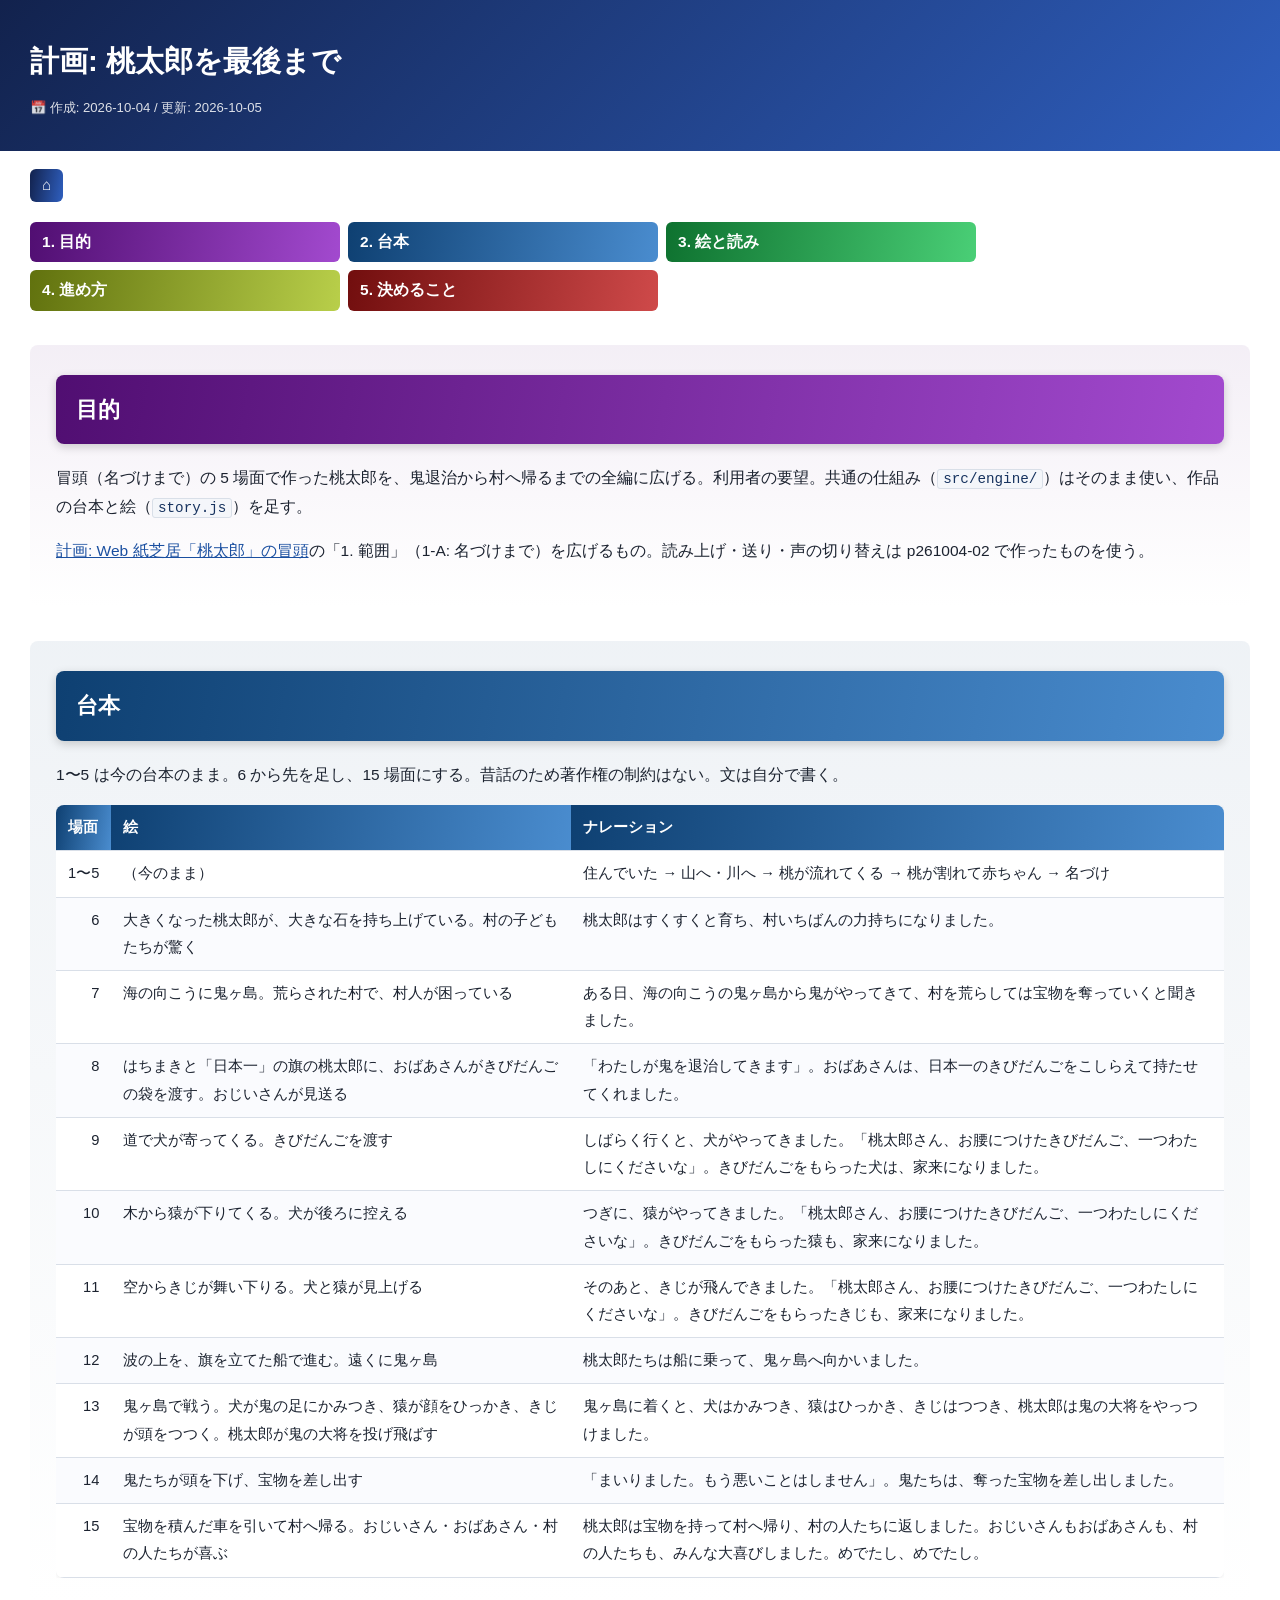
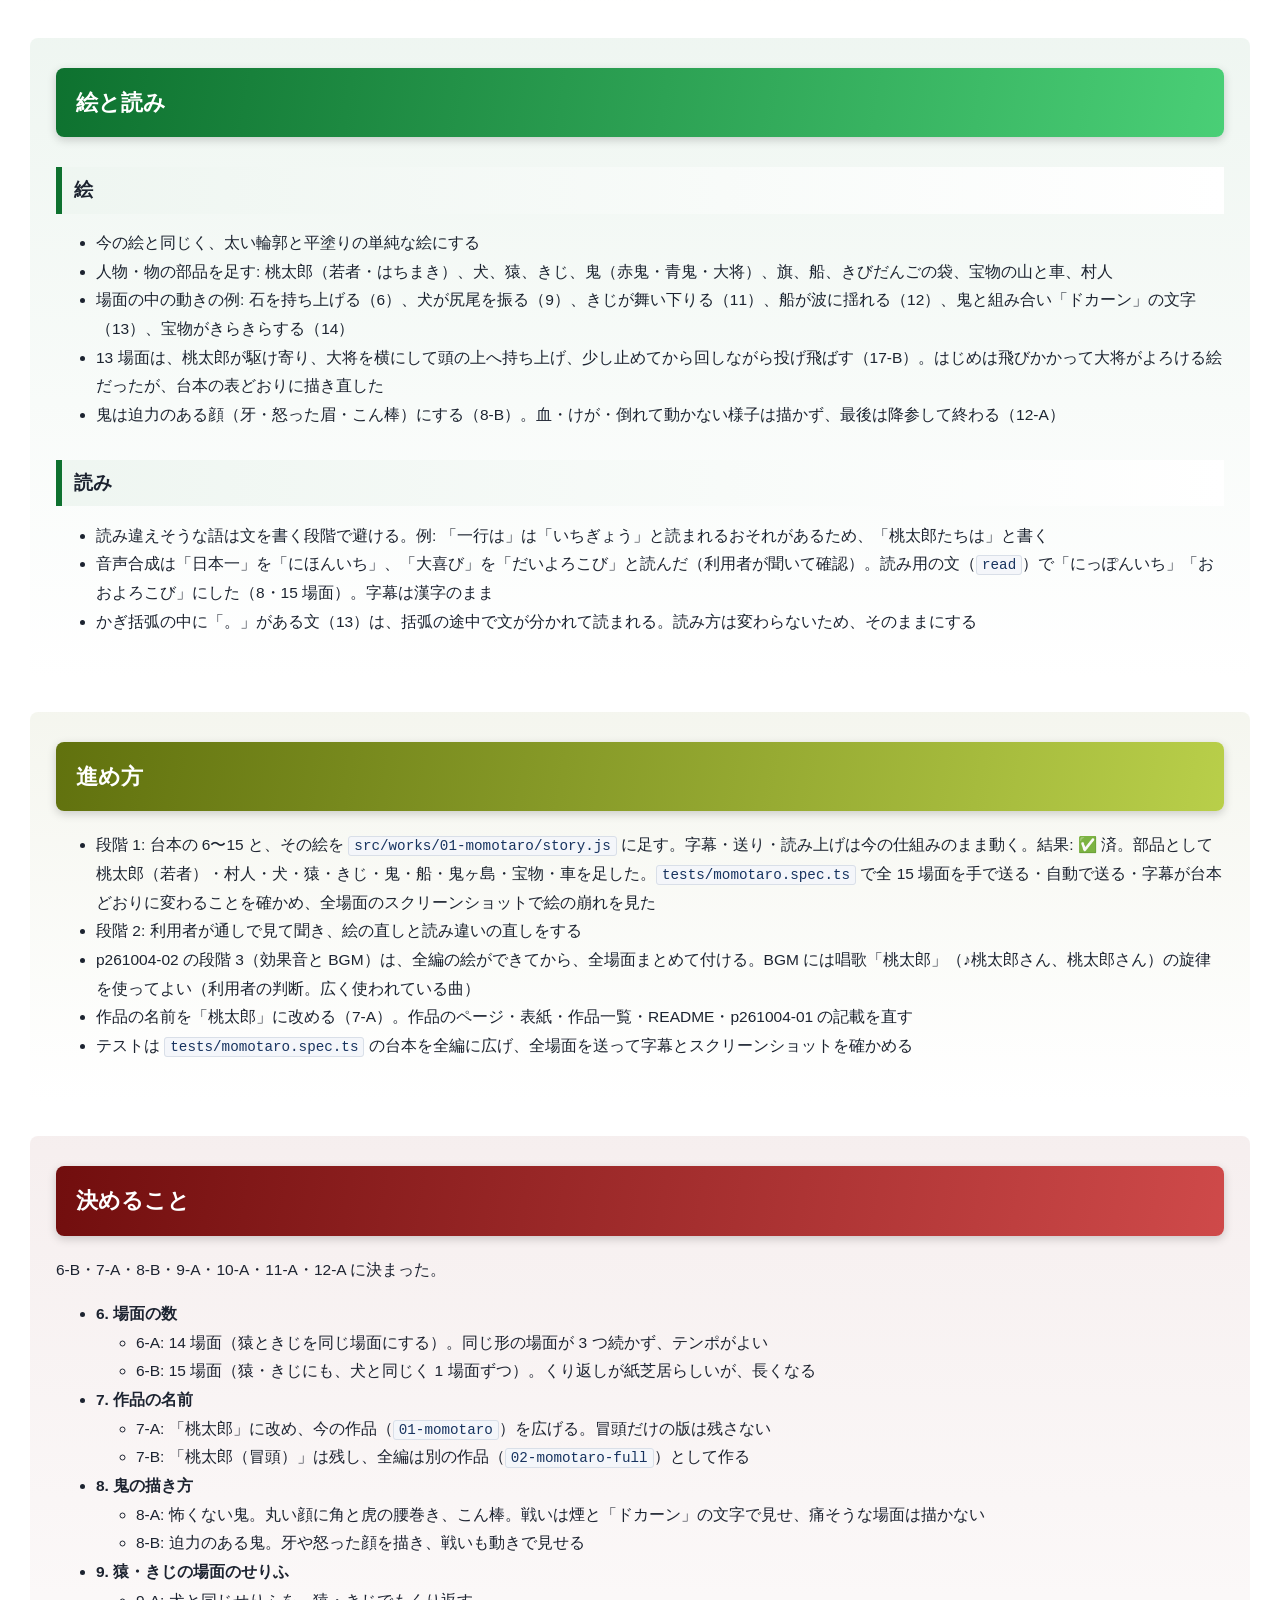
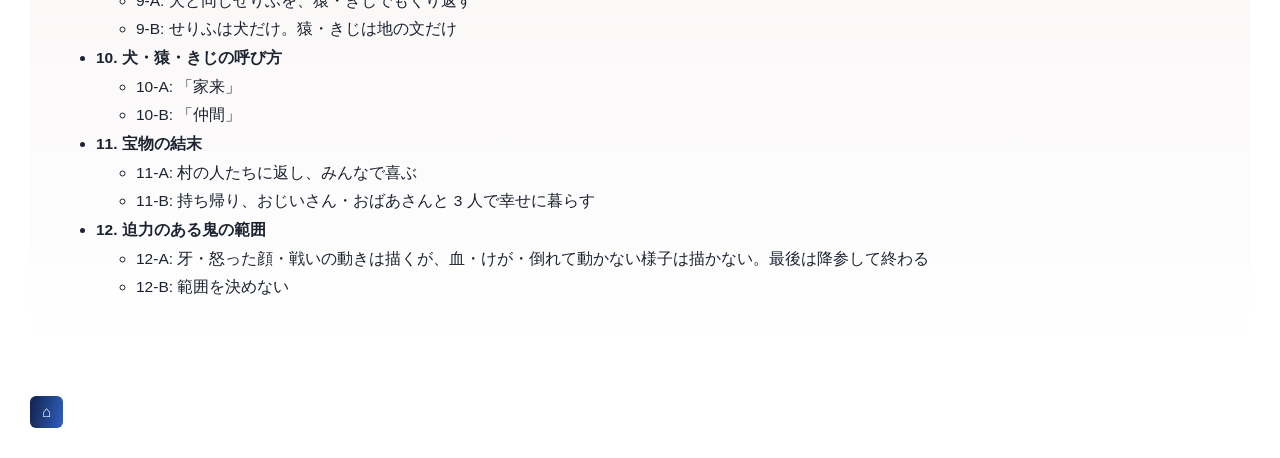
<file: notes/10_plan/p261004-03-momotaro-full.html>
﻿<!DOCTYPE html>
<html lang="ja">
<head>
<meta charset="UTF-8">
<title>計画: 桃太郎を最後まで</title>
<style>
:root {
	--navy1: #12224d;
	--navy2: #2f5fbf;
	--ink: #1c2330;
	--ink-soft: #4a5568;
	--line: #d9dfe8;
	--code-bg: #f4f6fa;
	--link: #1a4fa0;
	--accent: #12224d;
	--accent2: #2f5fbf;
	--soft: #f2f5fb;
}
.ch01 { --accent: hsl(280, 78%, 25%); --accent2: hsl(280, 58%, 55%); --soft: hsl(280, 28%, 95%); }
.ch02 { --accent: hsl(210, 78%, 25%); --accent2: hsl(210, 58%, 55%); --soft: hsl(210, 28%, 95%); }
.ch03 { --accent: hsl(140, 78%, 25%); --accent2: hsl(140, 58%, 55%); --soft: hsl(140, 28%, 95%); }
.ch04 { --accent: hsl(70, 78%, 25%); --accent2: hsl(70, 58%, 55%); --soft: hsl(70, 28%, 95%); }
.ch05 { --accent: hsl(0, 78%, 25%); --accent2: hsl(0, 58%, 55%); --soft: hsl(0, 28%, 95%); }
* { box-sizing: border-box; }
body {
	margin: 0;
	background: #fff;
	color: var(--ink, #1c2330);
	font-family: "Segoe UI", "Hiragino Kaku Gothic ProN", Meiryo, sans-serif;
	font-size: 15.5px;
	line-height: 1.85;
}
.titlebar {
	background: linear-gradient(135deg, var(--navy1, #12224d), var(--navy2, #2f5fbf));
	color: #fff;
	padding: 34px 30px 30px;
}
.titlebar .inner { max-width: 1600px; margin: 0 auto; }
.titlebar h1 { margin: 0 0 8px; font-size: 1.9em; color: #fff; }
.titlebar .date { font-size: 0.85em; opacity: 0.85; }
.wrap { max-width: 1600px; margin: 0 auto; padding: 0 30px; }
a { color: var(--link, #1a4fa0); background: transparent; }
.wrap > a.back { margin-top: 18px; }
a.back {
	display: inline-block;
	padding: 2px 12px;
	border-radius: 6px;
	background: linear-gradient(100deg, var(--navy1, #12224d), var(--navy2, #2f5fbf));
	color: #fff;
	text-decoration: none;
	font-weight: 700;
}
.toc ol {
	counter-reset: tocnum;
	list-style: none;
	padding: 0;
	margin: 20px 0 0;
	display: flex;
	flex-wrap: wrap;
	gap: 8px;
}
.toc ol li { counter-increment: tocnum; }
.toc ol li a {
	display: -webkit-box;
	-webkit-box-orient: vertical;
	-webkit-line-clamp: 2;
	overflow: hidden;
	text-overflow: ellipsis;
	white-space: normal;
	width: 310px;
	max-width: 100%;
	padding: 6px 12px;
	border-radius: 6px;
	background: linear-gradient(100deg, var(--accent, #12224d), var(--accent2, #2f5fbf));
	color: #fff;
	text-decoration: none;
	font-weight: 700;
}
.toc ol li a::before { content: counter(tocnum) ". "; }
section {
	background: linear-gradient(180deg, var(--soft, #f2f5fb), #fff);
	color: var(--ink, #1c2330);
	padding: 4px 26px 26px;
	margin: 34px 0;
	border-radius: 8px;
}
section h1 {
	background: linear-gradient(100deg, var(--accent, #12224d), var(--accent2, #2f5fbf));
	color: #fff;
	padding: 14px 20px;
	margin: 26px 0 20px;
	border-radius: 8px;
	box-shadow: 0 3px 10px rgba(0,0,0,0.18);
	font-size: 1.45em;
}
section h2 {
	border-left: 6px solid var(--accent, #12224d);
	background: linear-gradient(90deg, var(--soft, #f2f5fb), #fff);
	color: var(--ink, #1c2330);
	padding: 6px 12px;
	margin: 30px 0 12px;
	font-size: 1.2em;
}
code {
	background: var(--code-bg, #f4f6fa);
	border: 1px solid var(--line, #d9dfe8);
	color: #17335f;
	padding: 1px 5px;
	border-radius: 3px;
	font-size: 0.92em;
}
.tablewrap { overflow-x: auto; }
table {
	border-collapse: collapse;
	width: 100%;
	border-radius: 8px;
	overflow: hidden;
	box-shadow: 0 1px 4px rgba(0,0,0,0.08);
	font-size: 0.95em;
}
th, td {
	padding: 9px 12px;
	border-bottom: 1px solid var(--line, #d9dfe8);
	text-align: left;
	vertical-align: top;
}
th {
	background: linear-gradient(100deg, var(--accent, #12224d), var(--accent2, #2f5fbf));
	color: #fff;
}
td { background: #fff; color: var(--ink, #1c2330); }
tr:nth-child(even) td { background: #fafbfe; color: var(--ink, #1c2330); }
td.nowrap { white-space: nowrap; }
td.num { text-align: right; white-space: nowrap; }
.callout {
	border-left: 6px solid var(--accent, #12224d);
	background: linear-gradient(180deg, var(--soft, #f2f5fb), #fff);
	color: var(--ink, #1c2330);
	border-radius: 0 8px 8px 0;
	padding: 10px 16px;
	margin: 16px 0;
}
.callout strong { color: var(--accent, #12224d); background: transparent; }
footer {
	max-width: 1600px;
	margin: 0 auto;
	padding: 18px 30px 30px;
	color: var(--ink-soft, #4a5568);
	background: #fff;
}
</style>
</head>
<body>
<div class="titlebar">
	<div class="inner">
		<h1>計画: 桃太郎を最後まで</h1>
		<div class="date">📅 作成: 2026-10-04 / 更新: 2026-10-05</div>
	</div>
</div>
<div class="wrap">
	<a class="back" href="../../README.html">⌂</a>

	<nav class="toc">
		<ol>
			<li class="ch01"><a href="#ch01">目的</a></li>
			<li class="ch02"><a href="#ch02">台本</a></li>
			<li class="ch03"><a href="#ch03">絵と読み</a></li>
			<li class="ch04"><a href="#ch04">進め方</a></li>
			<li class="ch05"><a href="#ch05">決めること</a></li>
		</ol>
	</nav>

	<section class="ch01" id="ch01">
		<h1>目的</h1>
		<p>冒頭（名づけまで）の 5 場面で作った桃太郎を、鬼退治から村へ帰るまでの全編に広げる。利用者の要望。共通の仕組み（<code>src/engine/</code>）はそのまま使い、作品の台本と絵（<code>story.js</code>）を足す。</p>
		<p><a href="p261004-02-momotaro-web.html">計画: Web 紙芝居「桃太郎」の冒頭</a>の「1. 範囲」（1-A: 名づけまで）を広げるもの。読み上げ・送り・声の切り替えは p261004-02 で作ったものを使う。</p>
	</section>

	<section class="ch02" id="ch02">
		<h1>台本</h1>
		<p>1〜5 は今の台本のまま。6 から先を足し、15 場面にする。昔話のため著作権の制約はない。文は自分で書く。</p>
		<div class="tablewrap">
		<table>
			<thead>
				<tr><th>場面</th><th>絵</th><th>ナレーション</th></tr>
			</thead>
			<tbody>
				<tr><td class="num">1〜5</td><td>（今のまま）</td><td>住んでいた → 山へ・川へ → 桃が流れてくる → 桃が割れて赤ちゃん → 名づけ</td></tr>
				<tr><td class="num">6</td><td>大きくなった桃太郎が、大きな石を持ち上げている。村の子どもたちが驚く</td><td>桃太郎はすくすくと育ち、村いちばんの力持ちになりました。</td></tr>
				<tr><td class="num">7</td><td>海の向こうに鬼ヶ島。荒らされた村で、村人が困っている</td><td>ある日、海の向こうの鬼ヶ島から鬼がやってきて、村を荒らしては宝物を奪っていくと聞きました。</td></tr>
				<tr><td class="num">8</td><td>はちまきと「日本一」の旗の桃太郎に、おばあさんがきびだんごの袋を渡す。おじいさんが見送る</td><td>「わたしが鬼を退治してきます」。おばあさんは、日本一のきびだんごをこしらえて持たせてくれました。</td></tr>
				<tr><td class="num">9</td><td>道で犬が寄ってくる。きびだんごを渡す</td><td>しばらく行くと、犬がやってきました。「桃太郎さん、お腰につけたきびだんご、一つわたしにくださいな」。きびだんごをもらった犬は、家来になりました。</td></tr>
				<tr><td class="num">10</td><td>木から猿が下りてくる。犬が後ろに控える</td><td>つぎに、猿がやってきました。「桃太郎さん、お腰につけたきびだんご、一つわたしにくださいな」。きびだんごをもらった猿も、家来になりました。</td></tr>
				<tr><td class="num">11</td><td>空からきじが舞い下りる。犬と猿が見上げる</td><td>そのあと、きじが飛んできました。「桃太郎さん、お腰につけたきびだんご、一つわたしにくださいな」。きびだんごをもらったきじも、家来になりました。</td></tr>
				<tr><td class="num">12</td><td>波の上を、旗を立てた船で進む。遠くに鬼ヶ島</td><td>桃太郎たちは船に乗って、鬼ヶ島へ向かいました。</td></tr>
				<tr><td class="num">13</td><td>鬼ヶ島で戦う。犬が鬼の足にかみつき、猿が顔をひっかき、きじが頭をつつく。桃太郎が鬼の大将を投げ飛ばす</td><td>鬼ヶ島に着くと、犬はかみつき、猿はひっかき、きじはつつき、桃太郎は鬼の大将をやっつけました。</td></tr>
				<tr><td class="num">14</td><td>鬼たちが頭を下げ、宝物を差し出す</td><td>「まいりました。もう悪いことはしません」。鬼たちは、奪った宝物を差し出しました。</td></tr>
				<tr><td class="num">15</td><td>宝物を積んだ車を引いて村へ帰る。おじいさん・おばあさん・村の人たちが喜ぶ</td><td>桃太郎は宝物を持って村へ帰り、村の人たちに返しました。おじいさんもおばあさんも、村の人たちも、みんな大喜びしました。めでたし、めでたし。</td></tr>
			</tbody>
		</table>
		</div>
	</section>

	<section class="ch03" id="ch03">
		<h1>絵と読み</h1>
		<h2>絵</h2>
		<ul>
			<li>今の絵と同じく、太い輪郭と平塗りの単純な絵にする</li>
			<li>人物・物の部品を足す: 桃太郎（若者・はちまき）、犬、猿、きじ、鬼（赤鬼・青鬼・大将）、旗、船、きびだんごの袋、宝物の山と車、村人</li>
			<li>場面の中の動きの例: 石を持ち上げる（6）、犬が尻尾を振る（9）、きじが舞い下りる（11）、船が波に揺れる（12）、鬼と組み合い「ドカーン」の文字（13）、宝物がきらきらする（14）</li>
			<li>13 場面は、桃太郎が駆け寄り、大将を横にして頭の上へ持ち上げ、少し止めてから回しながら投げ飛ばす（17-B）。はじめは飛びかかって大将がよろける絵だったが、台本の表どおりに描き直した</li>
			<li>鬼は迫力のある顔（牙・怒った眉・こん棒）にする（8-B）。血・けが・倒れて動かない様子は描かず、最後は降参して終わる（12-A）</li>
		</ul>
		<h2>読み</h2>
		<ul>
			<li>読み違えそうな語は文を書く段階で避ける。例: 「一行は」は「いちぎょう」と読まれるおそれがあるため、「桃太郎たちは」と書く</li>
			<li>音声合成は「日本一」を「にほんいち」、「大喜び」を「だいよろこび」と読んだ（利用者が聞いて確認）。読み用の文（<code>read</code>）で「にっぽんいち」「おおよろこび」にした（8・15 場面）。字幕は漢字のまま</li>
			<li>かぎ括弧の中に「。」がある文（13）は、括弧の途中で文が分かれて読まれる。読み方は変わらないため、そのままにする</li>
		</ul>
	</section>

	<section class="ch04" id="ch04">
		<h1>進め方</h1>
		<ul>
			<li>段階 1: 台本の 6〜15 と、その絵を <code>src/works/01-momotaro/story.js</code> に足す。字幕・送り・読み上げは今の仕組みのまま動く。結果: ✅ 済。部品として桃太郎（若者）・村人・犬・猿・きじ・鬼・船・鬼ヶ島・宝物・車を足した。<code>tests/momotaro.spec.ts</code> で全 15 場面を手で送る・自動で送る・字幕が台本どおりに変わることを確かめ、全場面のスクリーンショットで絵の崩れを見た</li>
			<li>段階 2: 利用者が通しで見て聞き、絵の直しと読み違いの直しをする</li>
			<li>p261004-02 の段階 3（効果音と BGM）は、全編の絵ができてから、全場面まとめて付ける。BGM には唱歌「桃太郎」（♪桃太郎さん、桃太郎さん）の旋律を使ってよい（利用者の判断。広く使われている曲）</li>
			<li>作品の名前を「桃太郎」に改める（7-A）。作品のページ・表紙・作品一覧・README・p261004-01 の記載を直す</li>
			<li>テストは <code>tests/momotaro.spec.ts</code> の台本を全編に広げ、全場面を送って字幕とスクリーンショットを確かめる</li>
		</ul>
	</section>

	<section class="ch05" id="ch05">
		<h1>決めること</h1>
		<p>6-B・7-A・8-B・9-A・10-A・11-A・12-A に決まった。</p>
		<ul>
			<li><strong>6. 場面の数</strong>
				<ul>
					<li>6-A: 14 場面（猿ときじを同じ場面にする）。同じ形の場面が 3 つ続かず、テンポがよい</li>
					<li>6-B: 15 場面（猿・きじにも、犬と同じく 1 場面ずつ）。くり返しが紙芝居らしいが、長くなる</li>
				</ul>
			</li>
			<li><strong>7. 作品の名前</strong>
				<ul>
					<li>7-A: 「桃太郎」に改め、今の作品（<code>01-momotaro</code>）を広げる。冒頭だけの版は残さない</li>
					<li>7-B: 「桃太郎（冒頭）」は残し、全編は別の作品（<code>02-momotaro-full</code>）として作る</li>
				</ul>
			</li>
			<li><strong>8. 鬼の描き方</strong>
				<ul>
					<li>8-A: 怖くない鬼。丸い顔に角と虎の腰巻き、こん棒。戦いは煙と「ドカーン」の文字で見せ、痛そうな場面は描かない</li>
					<li>8-B: 迫力のある鬼。牙や怒った顔を描き、戦いも動きで見せる</li>
				</ul>
			</li>
			<li><strong>9. 猿・きじの場面のせりふ</strong>
				<ul>
					<li>9-A: 犬と同じせりふを、猿・きじでもくり返す</li>
					<li>9-B: せりふは犬だけ。猿・きじは地の文だけ</li>
				</ul>
			</li>
			<li><strong>10. 犬・猿・きじの呼び方</strong>
				<ul>
					<li>10-A: 「家来」</li>
					<li>10-B: 「仲間」</li>
				</ul>
			</li>
			<li><strong>11. 宝物の結末</strong>
				<ul>
					<li>11-A: 村の人たちに返し、みんなで喜ぶ</li>
					<li>11-B: 持ち帰り、おじいさん・おばあさんと 3 人で幸せに暮らす</li>
				</ul>
			</li>
			<li><strong>12. 迫力のある鬼の範囲</strong>
				<ul>
					<li>12-A: 牙・怒った顔・戦いの動きは描くが、血・けが・倒れて動かない様子は描かない。最後は降参して終わる</li>
					<li>12-B: 範囲を決めない</li>
				</ul>
			</li>
		</ul>
	</section>
</div>
<footer>
	<a class="back" href="../../README.html">⌂</a>
</footer>
</body>
</html>
</file>
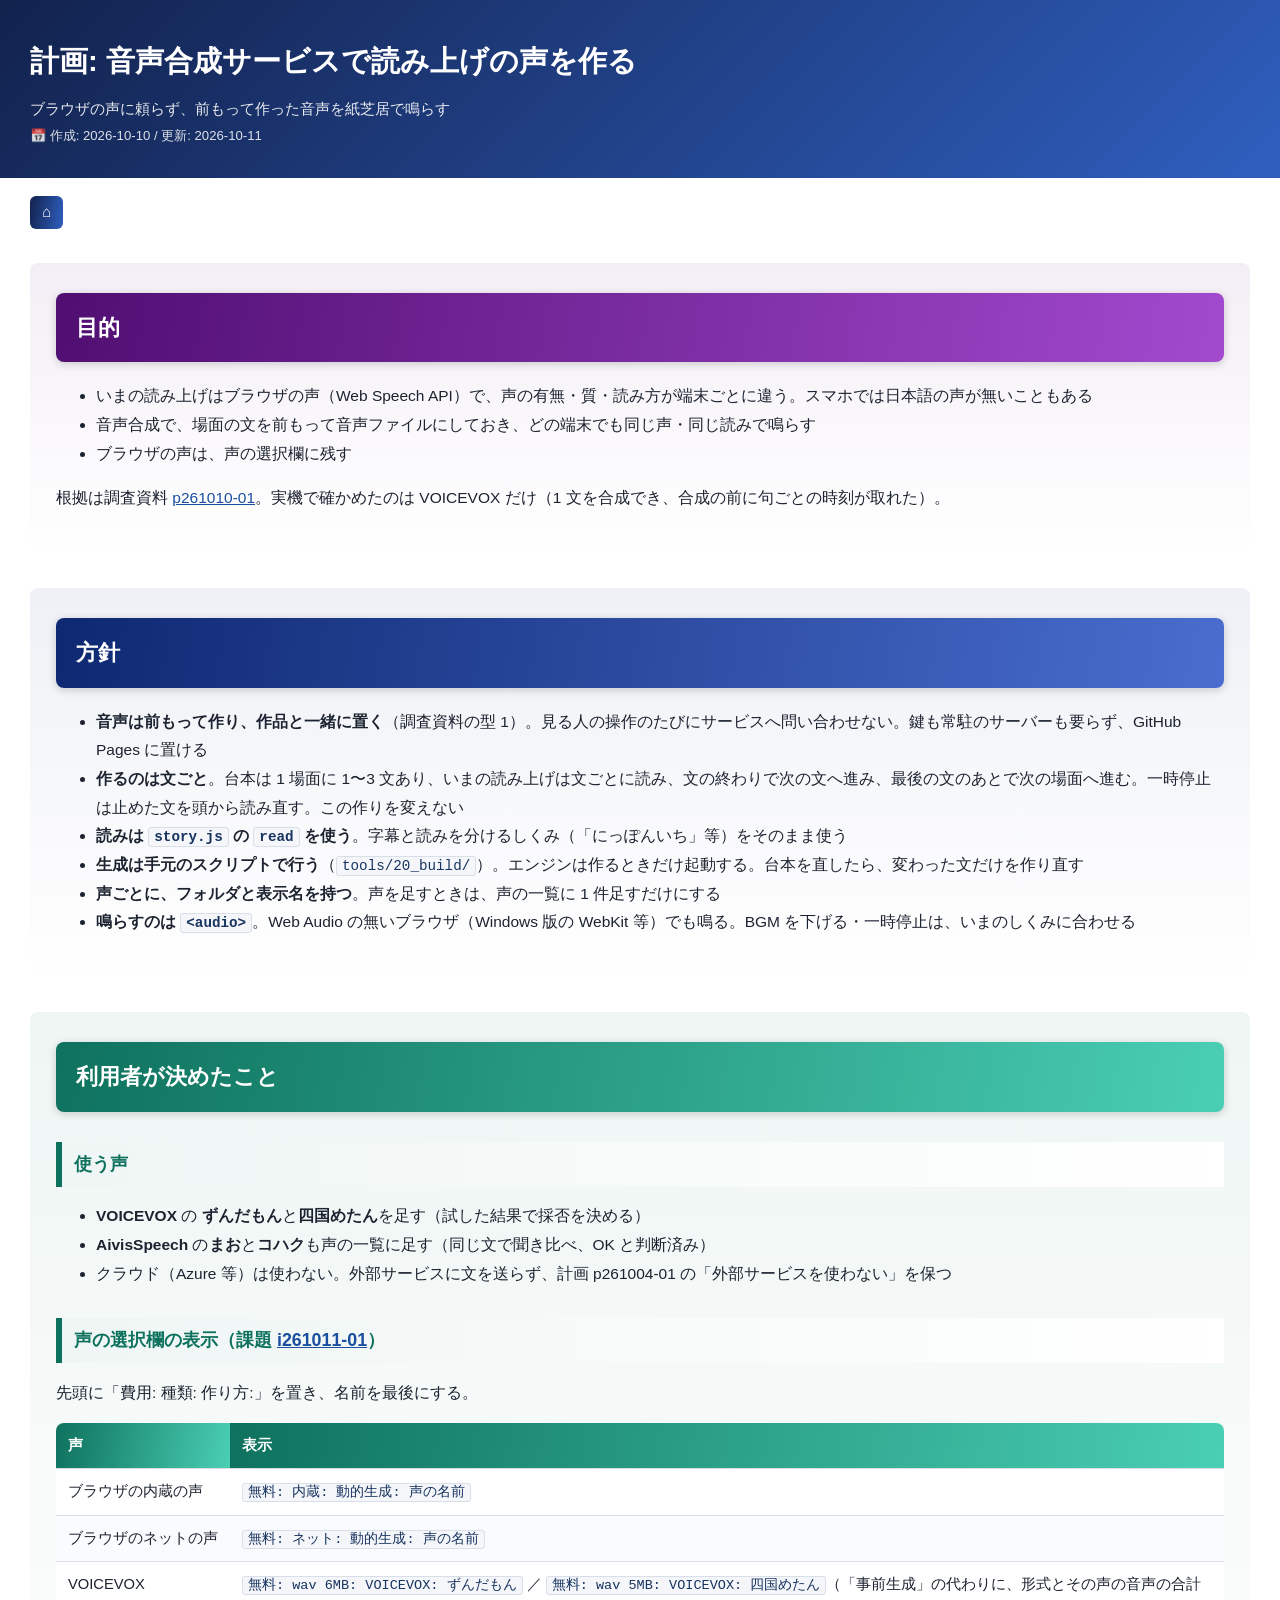
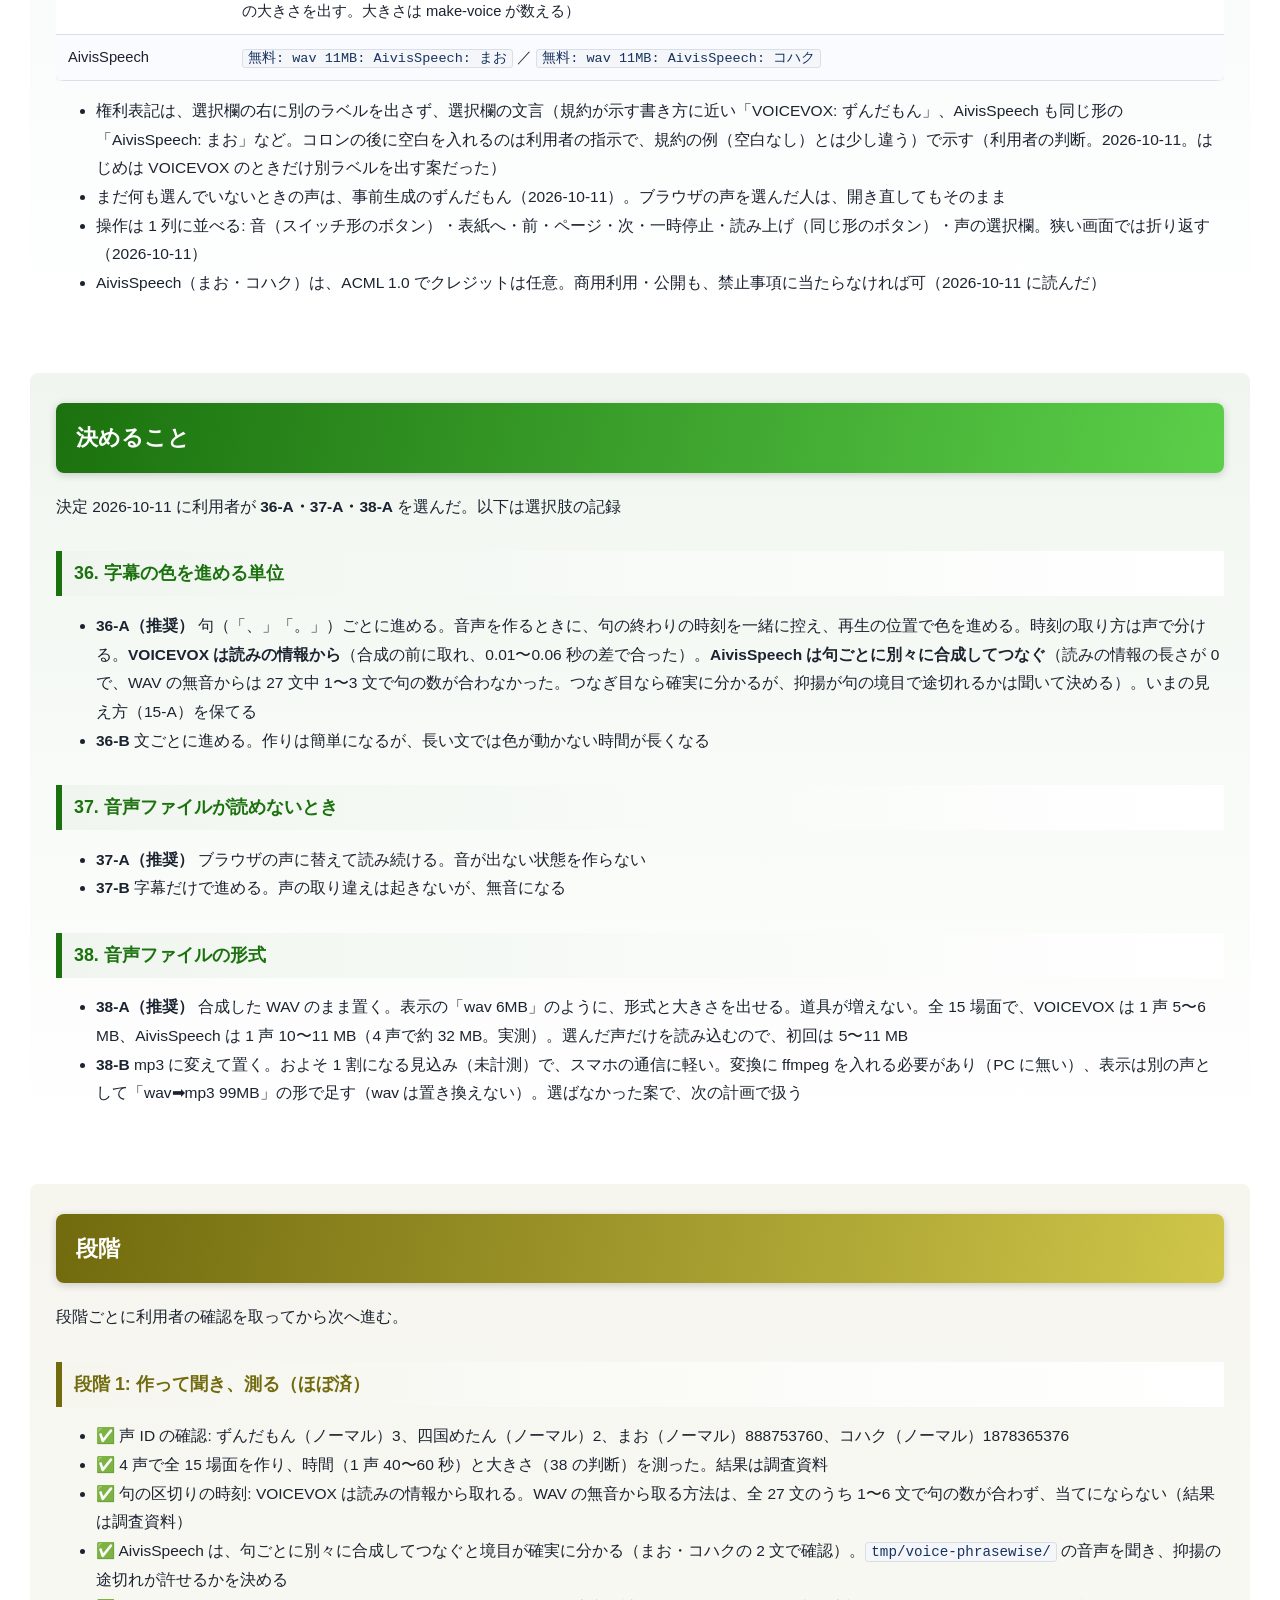
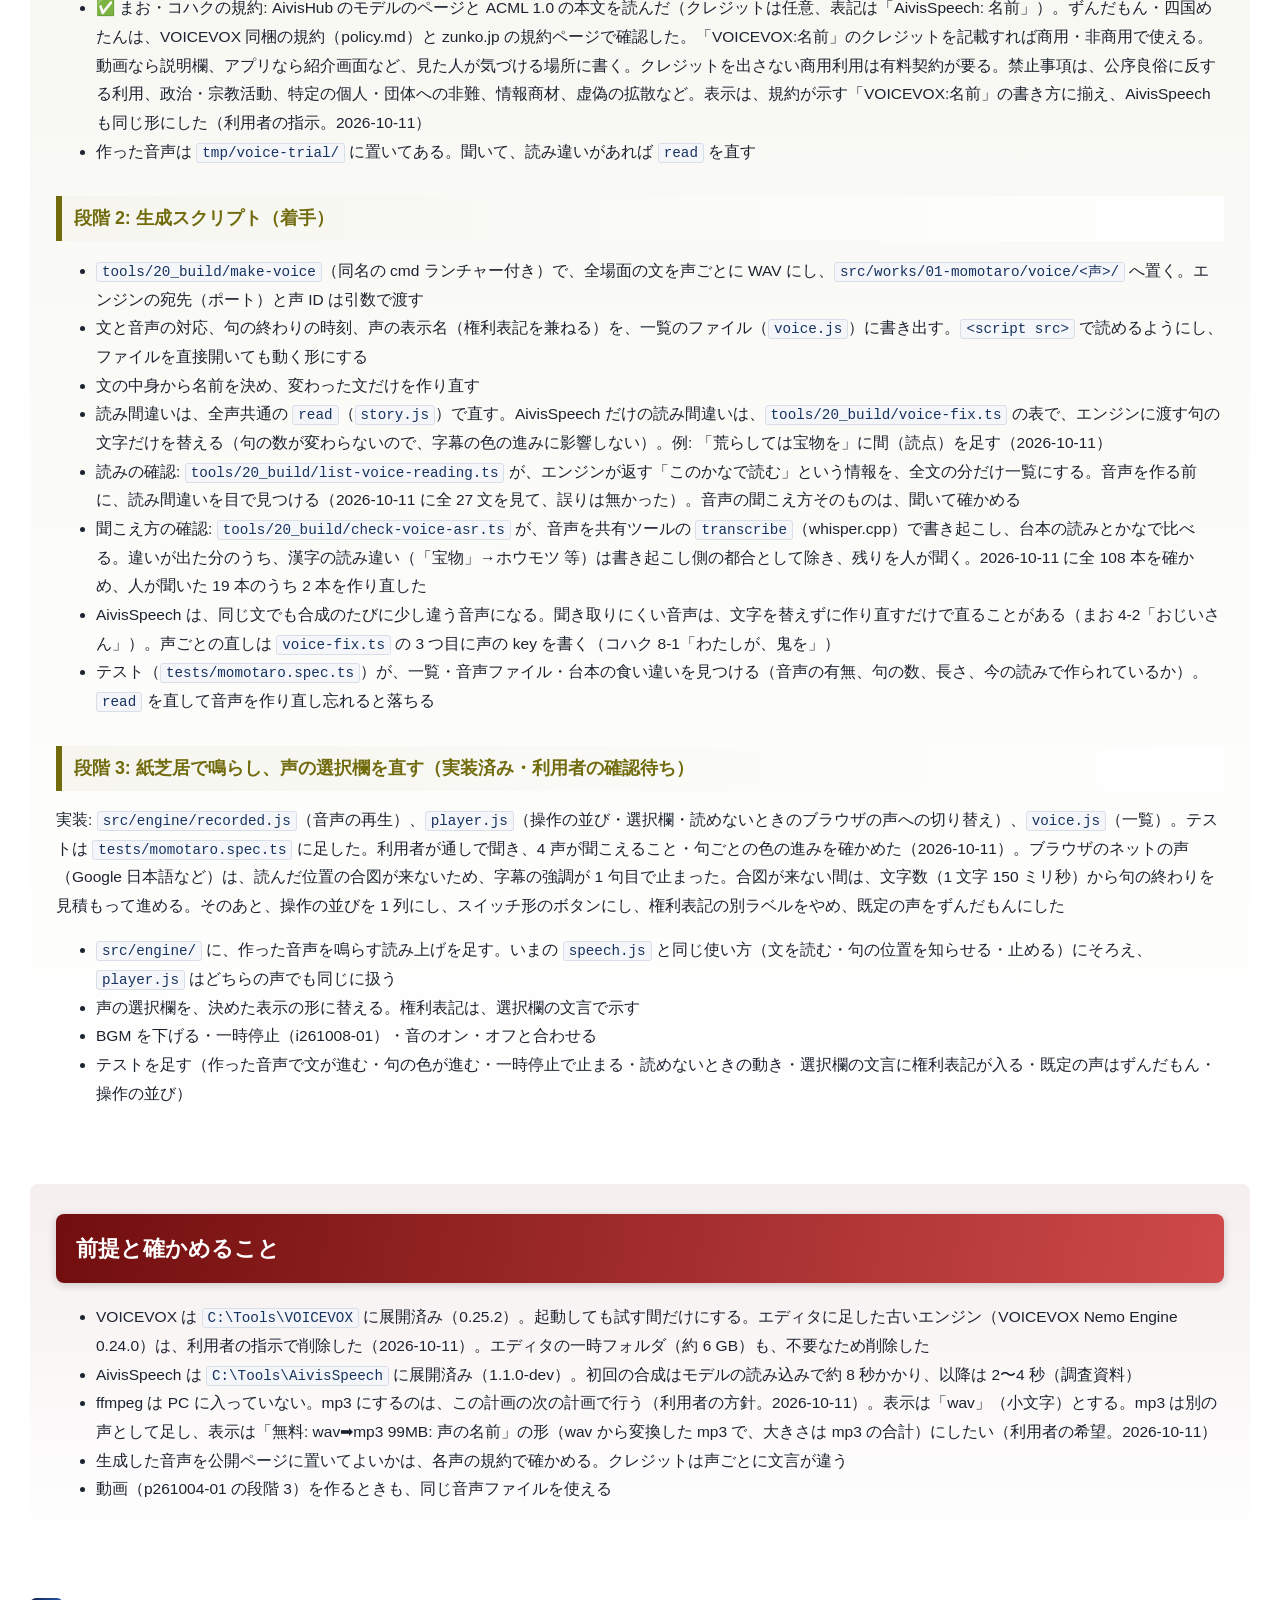
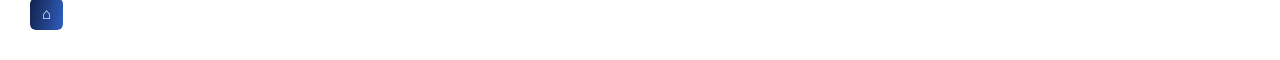
<file: notes/10_plan/p261010-01-voice-synthesis.html>
﻿<!DOCTYPE html>
<html lang="ja">
<head>
<meta charset="UTF-8">
<meta name="viewport" content="width=device-width, initial-scale=1">
<title>計画: 音声合成サービスで読み上げの声を作る</title>
<style>
:root {
	--navy1: #12224d;
	--navy2: #2f5fbf;
	--ink: #1c2330;
	--ink-soft: #4a5568;
	--line: #d9dfe8;
	--code-bg: #f4f6fa;
	--link: #1a4fa0;
	--accent: #12224d;
	--accent2: #2f5fbf;
	--soft: #f2f5fb;
}
.ch01 { --accent: hsl(280, 78%, 25%); --accent2: hsl(280, 58%, 55%); --soft: hsl(280, 28%, 95%); }
.ch02 { --accent: hsl(224, 78%, 25%); --accent2: hsl(224, 58%, 55%); --soft: hsl(224, 28%, 95%); }
.ch03 { --accent: hsl(168, 78%, 25%); --accent2: hsl(168, 58%, 55%); --soft: hsl(168, 28%, 95%); }
.ch04 { --accent: hsl(112, 78%, 25%); --accent2: hsl(112, 58%, 55%); --soft: hsl(112, 28%, 95%); }
.ch05 { --accent: hsl(56, 78%, 25%); --accent2: hsl(56, 58%, 55%); --soft: hsl(56, 28%, 95%); }
.ch06 { --accent: hsl(0, 78%, 25%); --accent2: hsl(0, 58%, 55%); --soft: hsl(0, 28%, 95%); }
* { box-sizing: border-box; }
body {
	margin: 0;
	background: #fff;
	color: var(--ink, #1c2330);
	font-family: "Segoe UI", "Hiragino Kaku Gothic ProN", Meiryo, sans-serif;
	font-size: 15.5px;
	line-height: 1.85;
}
.titlebar {
	background: linear-gradient(135deg, var(--navy1, #12224d), var(--navy2, #2f5fbf));
	color: #fff;
	padding: 34px 30px 30px;
}
.titlebar .inner { max-width: 1600px; margin: 0 auto; }
.titlebar h1 { margin: 0 0 8px; font-size: 1.9em; color: #fff; }
.titlebar .lead { font-size: 0.95em; opacity: 0.9; }
.titlebar .date { font-size: 0.85em; opacity: 0.85; }
.wrap { max-width: 1600px; margin: 0 auto; padding: 0 30px; }
a { color: var(--link, #1a4fa0); background: transparent; }
.wrap > a.back { margin-top: 18px; }
a.back {
	display: inline-block;
	padding: 2px 12px;
	border-radius: 6px;
	background: linear-gradient(100deg, var(--navy1, #12224d), var(--navy2, #2f5fbf));
	color: #fff;
	text-decoration: none;
	font-weight: 700;
}
code {
	background: var(--code-bg, #f4f6fa);
	border: 1px solid var(--line, #d9dfe8);
	color: #17335f;
	padding: 1px 5px;
	border-radius: 3px;
	font-size: 0.92em;
}
section {
	padding: 4px 26px 26px;
	margin: 34px 0;
	border-radius: 8px;
	background: linear-gradient(180deg, var(--soft, #f2f5fb), #fff);
	color: var(--ink, #1c2330);
}
section h1 {
	padding: 14px 20px;
	margin: 26px 0 20px;
	border-radius: 8px;
	background: linear-gradient(100deg, var(--accent, #12224d), var(--accent2, #2f5fbf));
	color: #fff;
	box-shadow: 0 2px 8px rgba(0,0,0,0.18);
	font-size: 1.45em;
}
section h2 {
	padding: 6px 12px;
	margin: 30px 0 12px;
	border-left: 6px solid var(--accent, #12224d);
	background: linear-gradient(90deg, var(--soft, #f2f5fb), #fff);
	color: var(--accent, #12224d);
	font-size: 1.15em;
}
.tablewrap { overflow-x: auto; }
table {
	border-collapse: collapse;
	width: 100%;
	border-radius: 8px;
	overflow: hidden;
	box-shadow: 0 1px 4px rgba(0,0,0,0.08);
	font-size: 0.95em;
}
th, td {
	padding: 9px 12px;
	border-bottom: 1px solid var(--line, #d9dfe8);
	text-align: left;
	vertical-align: top;
}
th {
	background: linear-gradient(100deg, var(--accent, #12224d), var(--accent2, #2f5fbf));
	color: #fff;
}
td { background: #fff; color: var(--ink, #1c2330); }
tr:nth-child(even) td { background: #fafbfe; color: var(--ink, #1c2330); }
td.nowrap { white-space: nowrap; }
.callout {
	border-left: 6px solid var(--accent, #12224d);
	background: linear-gradient(180deg, var(--soft, #f2f5fb), #fff);
	color: var(--ink, #1c2330);
	border-radius: 0 8px 8px 0;
	padding: 10px 16px;
	margin: 14px 0;
}
.callout strong { color: var(--accent, #12224d); background: transparent; }
footer {
	max-width: 1600px;
	margin: 0 auto;
	padding: 18px 30px 30px;
	color: var(--ink-soft, #4a5568);
	background: #fff;
}
</style>
</head>
<body>
<div class="titlebar">
	<div class="inner">
		<h1>計画: 音声合成サービスで読み上げの声を作る</h1>
		<div class="lead">ブラウザの声に頼らず、前もって作った音声を紙芝居で鳴らす</div>
		<div class="date">📅 作成: 2026-10-10 / 更新: 2026-10-11</div>
	</div>
</div>
<div class="wrap">
	<a class="back" href="../../README.html">⌂</a>

	<section class="ch01" id="ch01">
		<h1>目的</h1>
		<ul>
			<li>いまの読み上げはブラウザの声（Web Speech API）で、声の有無・質・読み方が端末ごとに違う。スマホでは日本語の声が無いこともある</li>
			<li>音声合成で、場面の文を前もって音声ファイルにしておき、どの端末でも同じ声・同じ読みで鳴らす</li>
			<li>ブラウザの声は、声の選択欄に残す</li>
		</ul>
		<p>根拠は調査資料 <a href="../01_research/p261010-01-voice-synthesis.html">p261010-01</a>。実機で確かめたのは VOICEVOX だけ（1 文を合成でき、合成の前に句ごとの時刻が取れた）。</p>
	</section>

	<section class="ch02" id="ch02">
		<h1>方針</h1>
		<ul>
			<li><strong>音声は前もって作り、作品と一緒に置く</strong>（調査資料の型 1）。見る人の操作のたびにサービスへ問い合わせない。鍵も常駐のサーバーも要らず、GitHub Pages に置ける</li>
			<li><strong>作るのは文ごと</strong>。台本は 1 場面に 1〜3 文あり、いまの読み上げは文ごとに読み、文の終わりで次の文へ進み、最後の文のあとで次の場面へ進む。一時停止は止めた文を頭から読み直す。この作りを変えない</li>
			<li><strong>読みは <code>story.js</code> の <code>read</code> を使う</strong>。字幕と読みを分けるしくみ（「にっぽんいち」等）をそのまま使う</li>
			<li><strong>生成は手元のスクリプトで行う</strong>（<code>tools/20_build/</code>）。エンジンは作るときだけ起動する。台本を直したら、変わった文だけを作り直す</li>
			<li><strong>声ごとに、フォルダと表示名を持つ</strong>。声を足すときは、声の一覧に 1 件足すだけにする</li>
			<li><strong>鳴らすのは <code>&lt;audio&gt;</code></strong>。Web Audio の無いブラウザ（Windows 版の WebKit 等）でも鳴る。BGM を下げる・一時停止は、いまのしくみに合わせる</li>
		</ul>
	</section>

	<section class="ch03" id="ch03">
		<h1>利用者が決めたこと</h1>
		<h2>使う声</h2>
		<ul>
			<li><strong>VOICEVOX</strong> の <strong>ずんだもん</strong>と<strong>四国めたん</strong>を足す（試した結果で採否を決める）</li>
			<li><strong>AivisSpeech</strong> の<strong>まお</strong>と<strong>コハク</strong>も声の一覧に足す（同じ文で聞き比べ、OK と判断済み）</li>
			<li>クラウド（Azure 等）は使わない。外部サービスに文を送らず、計画 p261004-01 の「外部サービスを使わない」を保つ</li>
		</ul>
		<h2>声の選択欄の表示（課題 <a href="../40_issues/issues.html#i261011-01">i261011-01</a>）</h2>
		<p>先頭に「費用: 種類: 作り方:」を置き、名前を最後にする。</p>
		<div class="tablewrap">
		<table>
			<thead>
				<tr><th>声</th><th>表示</th></tr>
			</thead>
			<tbody>
				<tr><td class="nowrap">ブラウザの内蔵の声</td><td><code>無料: 内蔵: 動的生成: 声の名前</code></td></tr>
				<tr><td class="nowrap">ブラウザのネットの声</td><td><code>無料: ネット: 動的生成: 声の名前</code></td></tr>
				<tr><td class="nowrap">VOICEVOX</td><td><code>無料: wav 6MB: VOICEVOX: ずんだもん</code> ／ <code>無料: wav 5MB: VOICEVOX: 四国めたん</code>（「事前生成」の代わりに、形式とその声の音声の合計の大きさを出す。大きさは make-voice が数える）</td></tr>
				<tr><td class="nowrap">AivisSpeech</td><td><code>無料: wav 11MB: AivisSpeech: まお</code> ／ <code>無料: wav 11MB: AivisSpeech: コハク</code></td></tr>
			</tbody>
		</table>
		</div>
		<ul>
			<li>権利表記は、選択欄の右に別のラベルを出さず、選択欄の文言（規約が示す書き方に近い「VOICEVOX: ずんだもん」、AivisSpeech も同じ形の「AivisSpeech: まお」など。コロンの後に空白を入れるのは利用者の指示で、規約の例（空白なし）とは少し違う）で示す（利用者の判断。2026-10-11。はじめは VOICEVOX のときだけ別ラベルを出す案だった）</li>
			<li>まだ何も選んでいないときの声は、事前生成のずんだもん（2026-10-11）。ブラウザの声を選んだ人は、開き直してもそのまま</li>
			<li>操作は 1 列に並べる: 音（スイッチ形のボタン）・表紙へ・前・ページ・次・一時停止・読み上げ（同じ形のボタン）・声の選択欄。狭い画面では折り返す（2026-10-11）</li>
			<li>AivisSpeech（まお・コハク）は、ACML 1.0 でクレジットは任意。商用利用・公開も、禁止事項に当たらなければ可（2026-10-11 に読んだ）</li>
		</ul>
	</section>

	<section class="ch04" id="ch04">
		<h1>決めること</h1>
			<p><span class="badge b-ok">決定</span> 2026-10-11 に利用者が <strong>36-A・37-A・38-A</strong> を選んだ。以下は選択肢の記録</p>

		<h2>36. 字幕の色を進める単位</h2>
		<ul>
			<li><strong>36-A（推奨）</strong> 句（「、」「。」）ごとに進める。音声を作るときに、句の終わりの時刻を一緒に控え、再生の位置で色を進める。時刻の取り方は声で分ける。<strong>VOICEVOX は読みの情報から</strong>（合成の前に取れ、0.01〜0.06 秒の差で合った）。<strong>AivisSpeech は句ごとに別々に合成してつなぐ</strong>（読みの情報の長さが 0 で、WAV の無音からは 27 文中 1〜3 文で句の数が合わなかった。つなぎ目なら確実に分かるが、抑揚が句の境目で途切れるかは聞いて決める）。いまの見え方（15-A）を保てる</li>
			<li><strong>36-B</strong> 文ごとに進める。作りは簡単になるが、長い文では色が動かない時間が長くなる</li>
		</ul>

		<h2>37. 音声ファイルが読めないとき</h2>
		<ul>
			<li><strong>37-A（推奨）</strong> ブラウザの声に替えて読み続ける。音が出ない状態を作らない</li>
			<li><strong>37-B</strong> 字幕だけで進める。声の取り違えは起きないが、無音になる</li>
		</ul>

		<h2>38. 音声ファイルの形式</h2>
		<ul>
			<li><strong>38-A（推奨）</strong> 合成した WAV のまま置く。表示の「wav 6MB」のように、形式と大きさを出せる。道具が増えない。全 15 場面で、VOICEVOX は 1 声 5〜6 MB、AivisSpeech は 1 声 10〜11 MB（4 声で約 32 MB。実測）。選んだ声だけを読み込むので、初回は 5〜11 MB</li>
			<li><strong>38-B</strong> mp3 に変えて置く。およそ 1 割になる見込み（未計測）で、スマホの通信に軽い。変換に ffmpeg を入れる必要があり（PC に無い）、表示は別の声として「wav➡mp3 99MB」の形で足す（wav は置き換えない）。選ばなかった案で、次の計画で扱う</li>
		</ul>
	</section>

	<section class="ch05" id="ch05">
		<h1>段階</h1>
		<p>段階ごとに利用者の確認を取ってから次へ進む。</p>
		<h2>段階 1: 作って聞き、測る（ほぼ済）</h2>
		<ul>
			<li>✅ 声 ID の確認: ずんだもん（ノーマル）3、四国めたん（ノーマル）2、まお（ノーマル）888753760、コハク（ノーマル）1878365376</li>
			<li>✅ 4 声で全 15 場面を作り、時間（1 声 40〜60 秒）と大きさ（38 の判断）を測った。結果は調査資料</li>
			<li>✅ 句の区切りの時刻: VOICEVOX は読みの情報から取れる。WAV の無音から取る方法は、全 27 文のうち 1〜6 文で句の数が合わず、当てにならない（結果は調査資料）</li>
			<li>✅ AivisSpeech は、句ごとに別々に合成してつなぐと境目が確実に分かる（まお・コハクの 2 文で確認）。<code>tmp/voice-phrasewise/</code> の音声を聞き、抑揚の途切れが許せるかを決める</li>
			<li>✅ まお・コハクの規約: AivisHub のモデルのページと ACML 1.0 の本文を読んだ（クレジットは任意、表記は「AivisSpeech: 名前」）。ずんだもん・四国めたんは、VOICEVOX 同梱の規約（policy.md）と zunko.jp の規約ページで確認した。「VOICEVOX:名前」のクレジットを記載すれば商用・非商用で使える。動画なら説明欄、アプリなら紹介画面など、見た人が気づける場所に書く。クレジットを出さない商用利用は有料契約が要る。禁止事項は、公序良俗に反する利用、政治・宗教活動、特定の個人・団体への非難、情報商材、虚偽の拡散など。表示は、規約が示す「VOICEVOX:名前」の書き方に揃え、AivisSpeech も同じ形にした（利用者の指示。2026-10-11）</li>
			<li>作った音声は <code>tmp/voice-trial/</code> に置いてある。聞いて、読み違いがあれば <code>read</code> を直す</li>
		</ul>
		<h2>段階 2: 生成スクリプト（着手）</h2>
		<ul>
			<li><code>tools/20_build/make-voice</code>（同名の cmd ランチャー付き）で、全場面の文を声ごとに WAV にし、<code>src/works/01-momotaro/voice/&lt;声&gt;/</code> へ置く。エンジンの宛先（ポート）と声 ID は引数で渡す</li>
			<li>文と音声の対応、句の終わりの時刻、声の表示名（権利表記を兼ねる）を、一覧のファイル（<code>voice.js</code>）に書き出す。<code>&lt;script src&gt;</code> で読めるようにし、ファイルを直接開いても動く形にする</li>
			<li>文の中身から名前を決め、変わった文だけを作り直す</li>
			<li>読み間違いは、全声共通の <code>read</code>（<code>story.js</code>）で直す。AivisSpeech だけの読み間違いは、<code>tools/20_build/voice-fix.ts</code> の表で、エンジンに渡す句の文字だけを替える（句の数が変わらないので、字幕の色の進みに影響しない）。例: 「荒らしては宝物を」に間（読点）を足す（2026-10-11）</li>
			<li>読みの確認: <code>tools/20_build/list-voice-reading.ts</code> が、エンジンが返す「このかなで読む」という情報を、全文の分だけ一覧にする。音声を作る前に、読み間違いを目で見つける（2026-10-11 に全 27 文を見て、誤りは無かった）。音声の聞こえ方そのものは、聞いて確かめる</li>
			<li>聞こえ方の確認: <code>tools/20_build/check-voice-asr.ts</code> が、音声を共有ツールの <code>transcribe</code>（whisper.cpp）で書き起こし、台本の読みとかなで比べる。違いが出た分のうち、漢字の読み違い（「宝物」→ホウモツ 等）は書き起こし側の都合として除き、残りを人が聞く。2026-10-11 に全 108 本を確かめ、人が聞いた 19 本のうち 2 本を作り直した</li>
			<li>AivisSpeech は、同じ文でも合成のたびに少し違う音声になる。聞き取りにくい音声は、文字を替えずに作り直すだけで直ることがある（まお 4-2「おじいさん」）。声ごとの直しは <code>voice-fix.ts</code> の 3 つ目に声の key を書く（コハク 8-1「わたしが、鬼を」）</li>
			<li>テスト（<code>tests/momotaro.spec.ts</code>）が、一覧・音声ファイル・台本の食い違いを見つける（音声の有無、句の数、長さ、今の読みで作られているか）。<code>read</code> を直して音声を作り直し忘れると落ちる</li>
		</ul>
		<h2>段階 3: 紙芝居で鳴らし、声の選択欄を直す（実装済み・利用者の確認待ち）</h2>
		<p>実装: <code>src/engine/recorded.js</code>（音声の再生）、<code>player.js</code>（操作の並び・選択欄・読めないときのブラウザの声への切り替え）、<code>voice.js</code>（一覧）。テストは <code>tests/momotaro.spec.ts</code> に足した。利用者が通しで聞き、4 声が聞こえること・句ごとの色の進みを確かめた（2026-10-11）。ブラウザのネットの声（Google 日本語など）は、読んだ位置の合図が来ないため、字幕の強調が 1 句目で止まった。合図が来ない間は、文字数（1 文字 150 ミリ秒）から句の終わりを見積もって進める。そのあと、操作の並びを 1 列にし、スイッチ形のボタンにし、権利表記の別ラベルをやめ、既定の声をずんだもんにした</p>
		<ul>
			<li><code>src/engine/</code> に、作った音声を鳴らす読み上げを足す。いまの <code>speech.js</code> と同じ使い方（文を読む・句の位置を知らせる・止める）にそろえ、<code>player.js</code> はどちらの声でも同じに扱う</li>
			<li>声の選択欄を、決めた表示の形に替える。権利表記は、選択欄の文言で示す</li>
			<li>BGM を下げる・一時停止（i261008-01）・音のオン・オフと合わせる</li>
			<li>テストを足す（作った音声で文が進む・句の色が進む・一時停止で止まる・読めないときの動き・選択欄の文言に権利表記が入る・既定の声はずんだもん・操作の並び）</li>
		</ul>
	</section>

	<section class="ch06" id="ch06">
		<h1>前提と確かめること</h1>
		<ul>
			<li>VOICEVOX は <code>C:\Tools\VOICEVOX</code> に展開済み（0.25.2）。起動しても試す間だけにする。エディタに足した古いエンジン（VOICEVOX Nemo Engine 0.24.0）は、利用者の指示で削除した（2026-10-11）。エディタの一時フォルダ（約 6 GB）も、不要なため削除した</li>
			<li>AivisSpeech は <code>C:\Tools\AivisSpeech</code> に展開済み（1.1.0-dev）。初回の合成はモデルの読み込みで約 8 秒かかり、以降は 2〜4 秒（調査資料）</li>
			<li>ffmpeg は PC に入っていない。mp3 にするのは、この計画の次の計画で行う（利用者の方針。2026-10-11）。表示は「wav」（小文字）とする。mp3 は別の声として足し、表示は「無料: wav➡mp3 99MB: 声の名前」の形（wav から変換した mp3 で、大きさは mp3 の合計）にしたい（利用者の希望。2026-10-11）</li>
			<li>生成した音声を公開ページに置いてよいかは、各声の規約で確かめる。クレジットは声ごとに文言が違う</li>
			<li>動画（p261004-01 の段階 3）を作るときも、同じ音声ファイルを使える</li>
		</ul>
	</section>
</div>
<footer>
	<a class="back" href="../../README.html">⌂</a>
</footer>
</body>
</html>
</file>
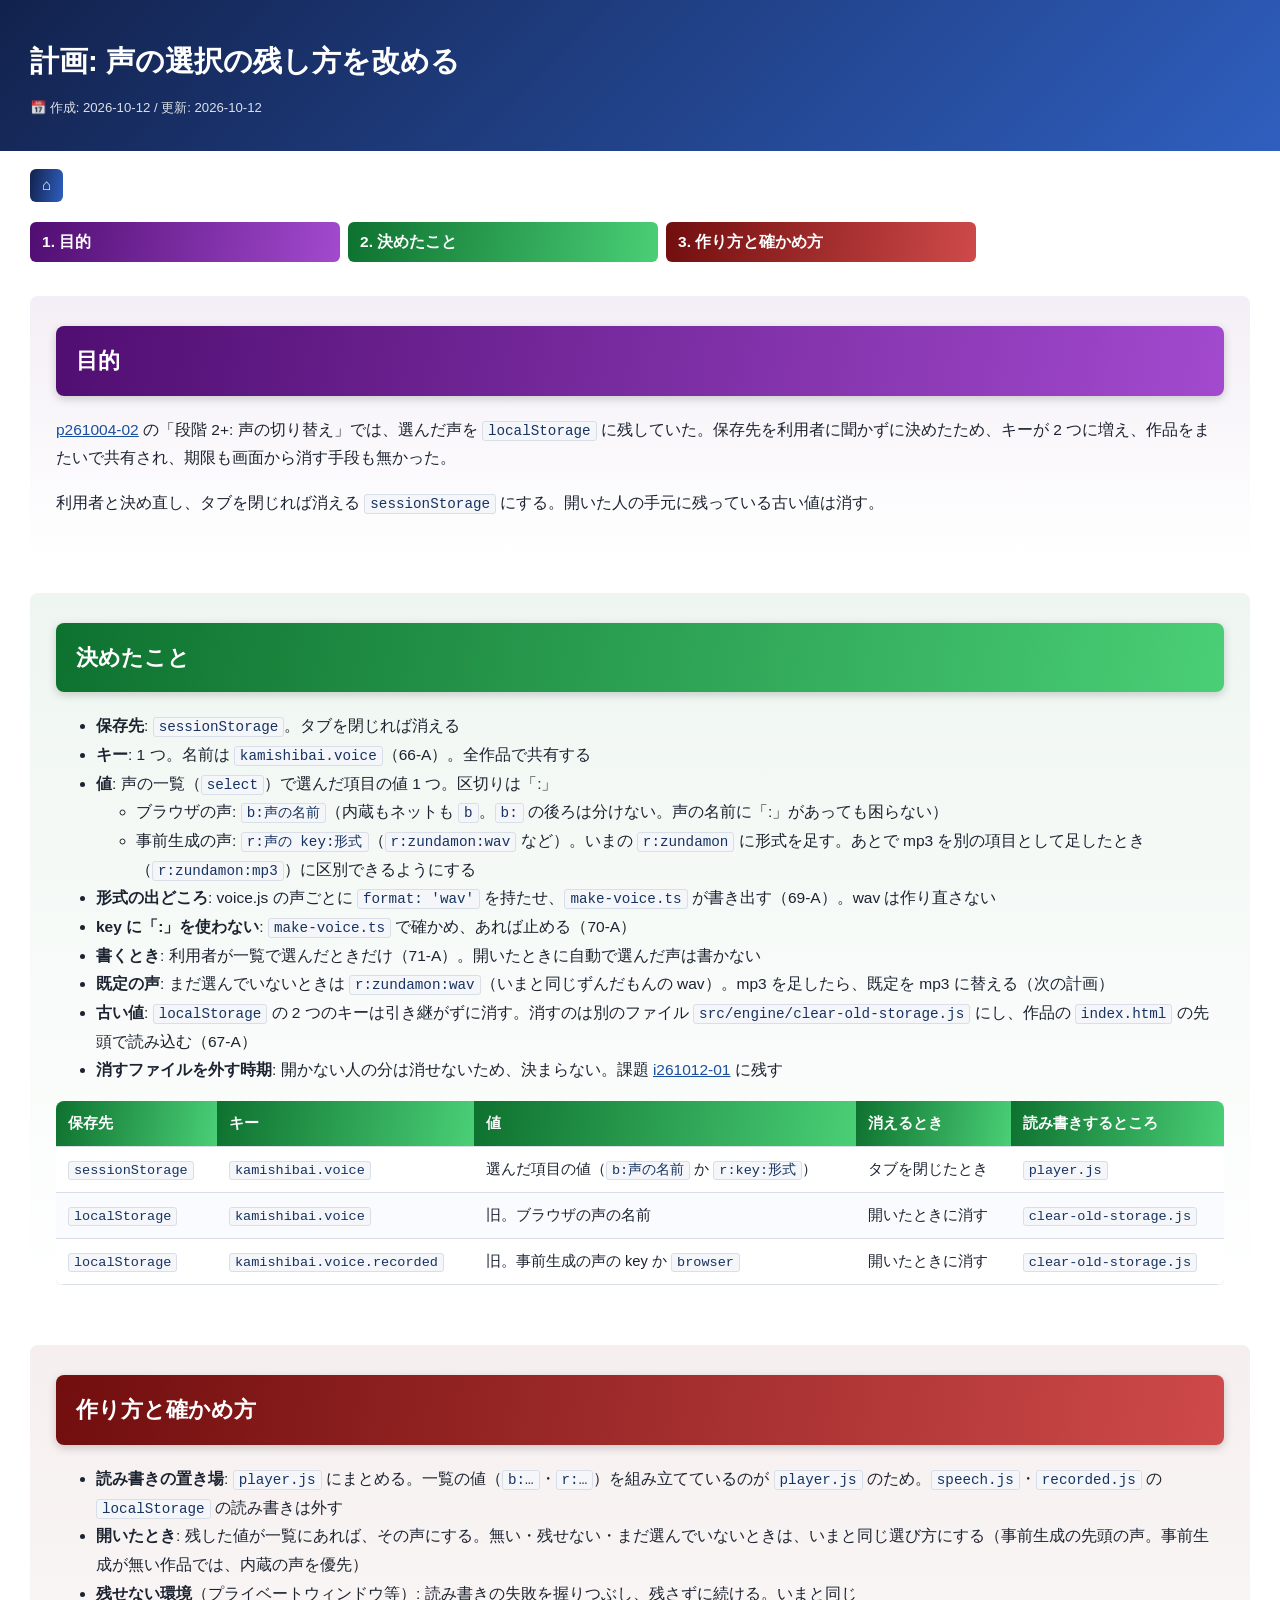
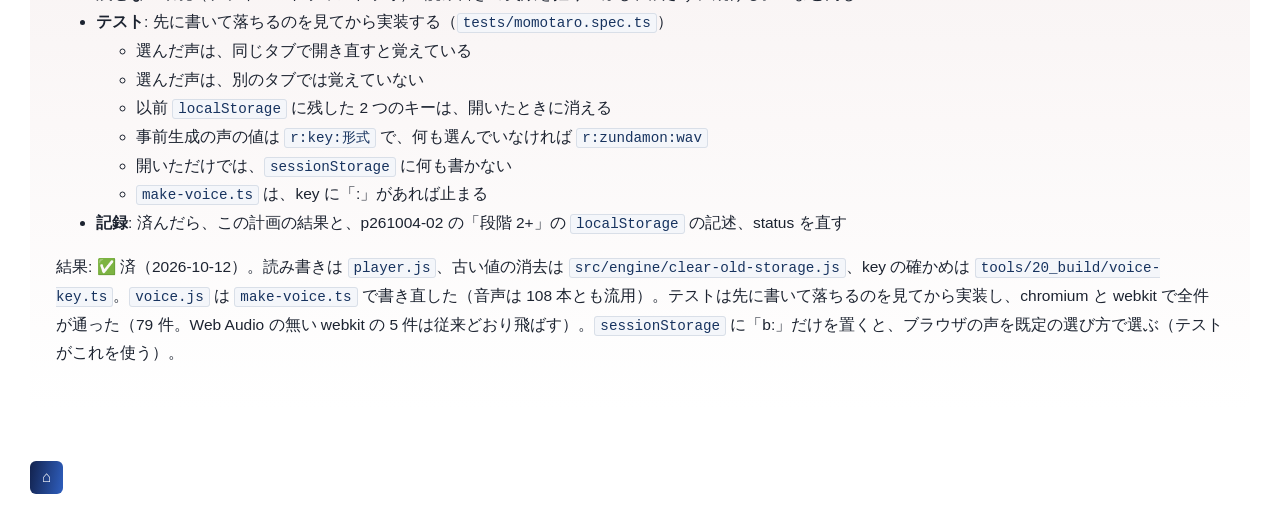
<file: notes/10_plan/p261012-01-voice-storage.html>
﻿<!DOCTYPE html>
<html lang="ja">
<head>
<meta charset="UTF-8">
<title>計画: 声の選択の残し方を改める</title>
<style>
:root {
	--navy1: #12224d;
	--navy2: #2f5fbf;
	--ink: #1c2330;
	--ink-soft: #4a5568;
	--line: #d9dfe8;
	--code-bg: #f4f6fa;
	--link: #1a4fa0;
	--accent: #12224d;
	--accent2: #2f5fbf;
	--soft: #f2f5fb;
}
.ch01 { --accent: hsl(280, 78%, 25%); --accent2: hsl(280, 58%, 55%); --soft: hsl(280, 28%, 95%); }
.ch02 { --accent: hsl(140, 78%, 25%); --accent2: hsl(140, 58%, 55%); --soft: hsl(140, 28%, 95%); }
.ch03 { --accent: hsl(0, 78%, 25%); --accent2: hsl(0, 58%, 55%); --soft: hsl(0, 28%, 95%); }
* { box-sizing: border-box; }
body {
	margin: 0;
	background: #fff;
	color: var(--ink, #1c2330);
	font-family: "Segoe UI", "Hiragino Kaku Gothic ProN", Meiryo, sans-serif;
	font-size: 15.5px;
	line-height: 1.85;
}
.titlebar {
	background: linear-gradient(135deg, var(--navy1, #12224d), var(--navy2, #2f5fbf));
	color: #fff;
	padding: 34px 30px 30px;
}
.titlebar .inner { max-width: 1600px; margin: 0 auto; }
.titlebar h1 { margin: 0 0 8px; font-size: 1.9em; color: #fff; }
.titlebar .date { font-size: 0.85em; opacity: 0.85; }
.wrap { max-width: 1600px; margin: 0 auto; padding: 0 30px; }
a { color: var(--link, #1a4fa0); background: transparent; }
.wrap > a.back { margin-top: 18px; }
a.back {
	display: inline-block;
	padding: 2px 12px;
	border-radius: 6px;
	background: linear-gradient(100deg, var(--navy1, #12224d), var(--navy2, #2f5fbf));
	color: #fff;
	text-decoration: none;
	font-weight: 700;
}
.toc ol {
	counter-reset: tocnum;
	list-style: none;
	padding: 0;
	margin: 20px 0 0;
	display: flex;
	flex-wrap: wrap;
	gap: 8px;
}
.toc ol li { counter-increment: tocnum; }
.toc ol li a {
	display: -webkit-box;
	-webkit-box-orient: vertical;
	-webkit-line-clamp: 2;
	overflow: hidden;
	text-overflow: ellipsis;
	white-space: normal;
	width: 310px;
	max-width: 100%;
	padding: 6px 12px;
	border-radius: 6px;
	background: linear-gradient(100deg, var(--accent, #12224d), var(--accent2, #2f5fbf));
	color: #fff;
	text-decoration: none;
	font-weight: 700;
}
.toc ol li a::before { content: counter(tocnum) ". "; }
section {
	background: linear-gradient(180deg, var(--soft, #f2f5fb), #fff);
	color: var(--ink, #1c2330);
	padding: 4px 26px 26px;
	margin: 34px 0;
	border-radius: 8px;
}
section h1 {
	background: linear-gradient(100deg, var(--accent, #12224d), var(--accent2, #2f5fbf));
	color: #fff;
	padding: 14px 20px;
	margin: 26px 0 20px;
	border-radius: 8px;
	box-shadow: 0 3px 10px rgba(0,0,0,0.18);
	font-size: 1.45em;
}
code {
	background: var(--code-bg, #f4f6fa);
	border: 1px solid var(--line, #d9dfe8);
	color: #17335f;
	padding: 1px 5px;
	border-radius: 3px;
	font-size: 0.92em;
}
.tablewrap { overflow-x: auto; }
table {
	border-collapse: collapse;
	width: 100%;
	border-radius: 8px;
	overflow: hidden;
	box-shadow: 0 1px 4px rgba(0,0,0,0.08);
	font-size: 0.95em;
}
th, td {
	padding: 9px 12px;
	border-bottom: 1px solid var(--line, #d9dfe8);
	text-align: left;
	vertical-align: top;
}
th {
	background: linear-gradient(100deg, var(--accent, #12224d), var(--accent2, #2f5fbf));
	color: #fff;
}
td { background: #fff; color: var(--ink, #1c2330); }
tr:nth-child(even) td { background: #fafbfe; color: var(--ink, #1c2330); }
td.nowrap { white-space: nowrap; }
footer {
	max-width: 1600px;
	margin: 0 auto;
	padding: 18px 30px 30px;
	color: var(--ink-soft, #4a5568);
	background: #fff;
}
</style>
</head>
<body>
<div class="titlebar">
	<div class="inner">
		<h1>計画: 声の選択の残し方を改める</h1>
		<div class="date">📅 作成: 2026-10-12 / 更新: 2026-10-12</div>
	</div>
</div>
<div class="wrap">
	<a class="back" href="../../README.html">⌂</a>

	<nav class="toc">
		<ol>
			<li class="ch01"><a href="#ch01">目的</a></li>
			<li class="ch02"><a href="#ch02">決めたこと</a></li>
			<li class="ch03"><a href="#ch03">作り方と確かめ方</a></li>
		</ol>
	</nav>

	<section class="ch01" id="ch01">
		<h1>目的</h1>
		<p><a href="p261004-02-momotaro-web.html">p261004-02</a> の「段階 2+: 声の切り替え」では、選んだ声を <code>localStorage</code> に残していた。保存先を利用者に聞かずに決めたため、キーが 2 つに増え、作品をまたいで共有され、期限も画面から消す手段も無かった。</p>
		<p>利用者と決め直し、タブを閉じれば消える <code>sessionStorage</code> にする。開いた人の手元に残っている古い値は消す。</p>
	</section>

	<section class="ch02" id="ch02">
		<h1>決めたこと</h1>
		<ul>
			<li><strong>保存先</strong>: <code>sessionStorage</code>。タブを閉じれば消える</li>
			<li><strong>キー</strong>: 1 つ。名前は <code>kamishibai.voice</code>（66-A）。全作品で共有する</li>
			<li><strong>値</strong>: 声の一覧（<code>select</code>）で選んだ項目の値 1 つ。区切りは「:」
				<ul>
					<li>ブラウザの声: <code>b:声の名前</code>（内蔵もネットも <code>b</code>。<code>b:</code> の後ろは分けない。声の名前に「:」があっても困らない）</li>
					<li>事前生成の声: <code>r:声の key:形式</code>（<code>r:zundamon:wav</code> など）。いまの <code>r:zundamon</code> に形式を足す。あとで mp3 を別の項目として足したとき（<code>r:zundamon:mp3</code>）に区別できるようにする</li>
				</ul>
			</li>
			<li><strong>形式の出どころ</strong>: voice.js の声ごとに <code>format: 'wav'</code> を持たせ、<code>make-voice.ts</code> が書き出す（69-A）。wav は作り直さない</li>
			<li><strong>key に「:」を使わない</strong>: <code>make-voice.ts</code> で確かめ、あれば止める（70-A）</li>
			<li><strong>書くとき</strong>: 利用者が一覧で選んだときだけ（71-A）。開いたときに自動で選んだ声は書かない</li>
			<li><strong>既定の声</strong>: まだ選んでいないときは <code>r:zundamon:wav</code>（いまと同じずんだもんの wav）。mp3 を足したら、既定を mp3 に替える（次の計画）</li>
			<li><strong>古い値</strong>: <code>localStorage</code> の 2 つのキーは引き継がずに消す。消すのは別のファイル <code>src/engine/clear-old-storage.js</code> にし、作品の <code>index.html</code> の先頭で読み込む（67-A）</li>
			<li><strong>消すファイルを外す時期</strong>: 開かない人の分は消せないため、決まらない。課題 <a href="../40_issues/issues.html#i261012-01">i261012-01</a> に残す</li>
		</ul>
		<div class="tablewrap">
		<table>
			<thead>
				<tr><th>保存先</th><th>キー</th><th>値</th><th>消えるとき</th><th>読み書きするところ</th></tr>
			</thead>
			<tbody>
				<tr><td class="nowrap"><code>sessionStorage</code></td><td class="nowrap"><code>kamishibai.voice</code></td><td>選んだ項目の値（<code>b:声の名前</code> か <code>r:key:形式</code>）</td><td>タブを閉じたとき</td><td class="nowrap"><code>player.js</code></td></tr>
				<tr><td class="nowrap"><code>localStorage</code></td><td class="nowrap"><code>kamishibai.voice</code></td><td>旧。ブラウザの声の名前</td><td>開いたときに消す</td><td class="nowrap"><code>clear-old-storage.js</code></td></tr>
				<tr><td class="nowrap"><code>localStorage</code></td><td class="nowrap"><code>kamishibai.voice.recorded</code></td><td>旧。事前生成の声の key か <code>browser</code></td><td>開いたときに消す</td><td class="nowrap"><code>clear-old-storage.js</code></td></tr>
			</tbody>
		</table>
		</div>
	</section>

	<section class="ch03" id="ch03">
		<h1>作り方と確かめ方</h1>
		<ul>
			<li><strong>読み書きの置き場</strong>: <code>player.js</code> にまとめる。一覧の値（<code>b:…</code>・<code>r:…</code>）を組み立てているのが <code>player.js</code> のため。<code>speech.js</code>・<code>recorded.js</code> の <code>localStorage</code> の読み書きは外す</li>
			<li><strong>開いたとき</strong>: 残した値が一覧にあれば、その声にする。無い・残せない・まだ選んでいないときは、いまと同じ選び方にする（事前生成の先頭の声。事前生成が無い作品では、内蔵の声を優先）</li>
			<li><strong>残せない環境</strong>（プライベートウィンドウ等）: 読み書きの失敗を握りつぶし、残さずに続ける。いまと同じ</li>
			<li><strong>テスト</strong>: 先に書いて落ちるのを見てから実装する（<code>tests/momotaro.spec.ts</code>）
				<ul>
					<li>選んだ声は、同じタブで開き直すと覚えている</li>
					<li>選んだ声は、別のタブでは覚えていない</li>
					<li>以前 <code>localStorage</code> に残した 2 つのキーは、開いたときに消える</li>
					<li>事前生成の声の値は <code>r:key:形式</code> で、何も選んでいなければ <code>r:zundamon:wav</code></li>
					<li>開いただけでは、<code>sessionStorage</code> に何も書かない</li>
					<li><code>make-voice.ts</code> は、key に「:」があれば止まる</li>
				</ul>
			</li>
			<li><strong>記録</strong>: 済んだら、この計画の結果と、p261004-02 の「段階 2+」の <code>localStorage</code> の記述、status を直す</li>
		</ul>
		<p>結果: ✅ 済（2026-10-12）。読み書きは <code>player.js</code>、古い値の消去は <code>src/engine/clear-old-storage.js</code>、key の確かめは <code>tools/20_build/voice-key.ts</code>。<code>voice.js</code> は <code>make-voice.ts</code> で書き直した（音声は 108 本とも流用）。テストは先に書いて落ちるのを見てから実装し、chromium と webkit で全件が通った（79 件。Web Audio の無い webkit の 5 件は従来どおり飛ばす）。<code>sessionStorage</code> に「b:」だけを置くと、ブラウザの声を既定の選び方で選ぶ（テストがこれを使う）。</p>
	</section>
</div>
<footer>
	<a class="back" href="../../README.html">⌂</a>
</footer>
</body>
</html>
</file>
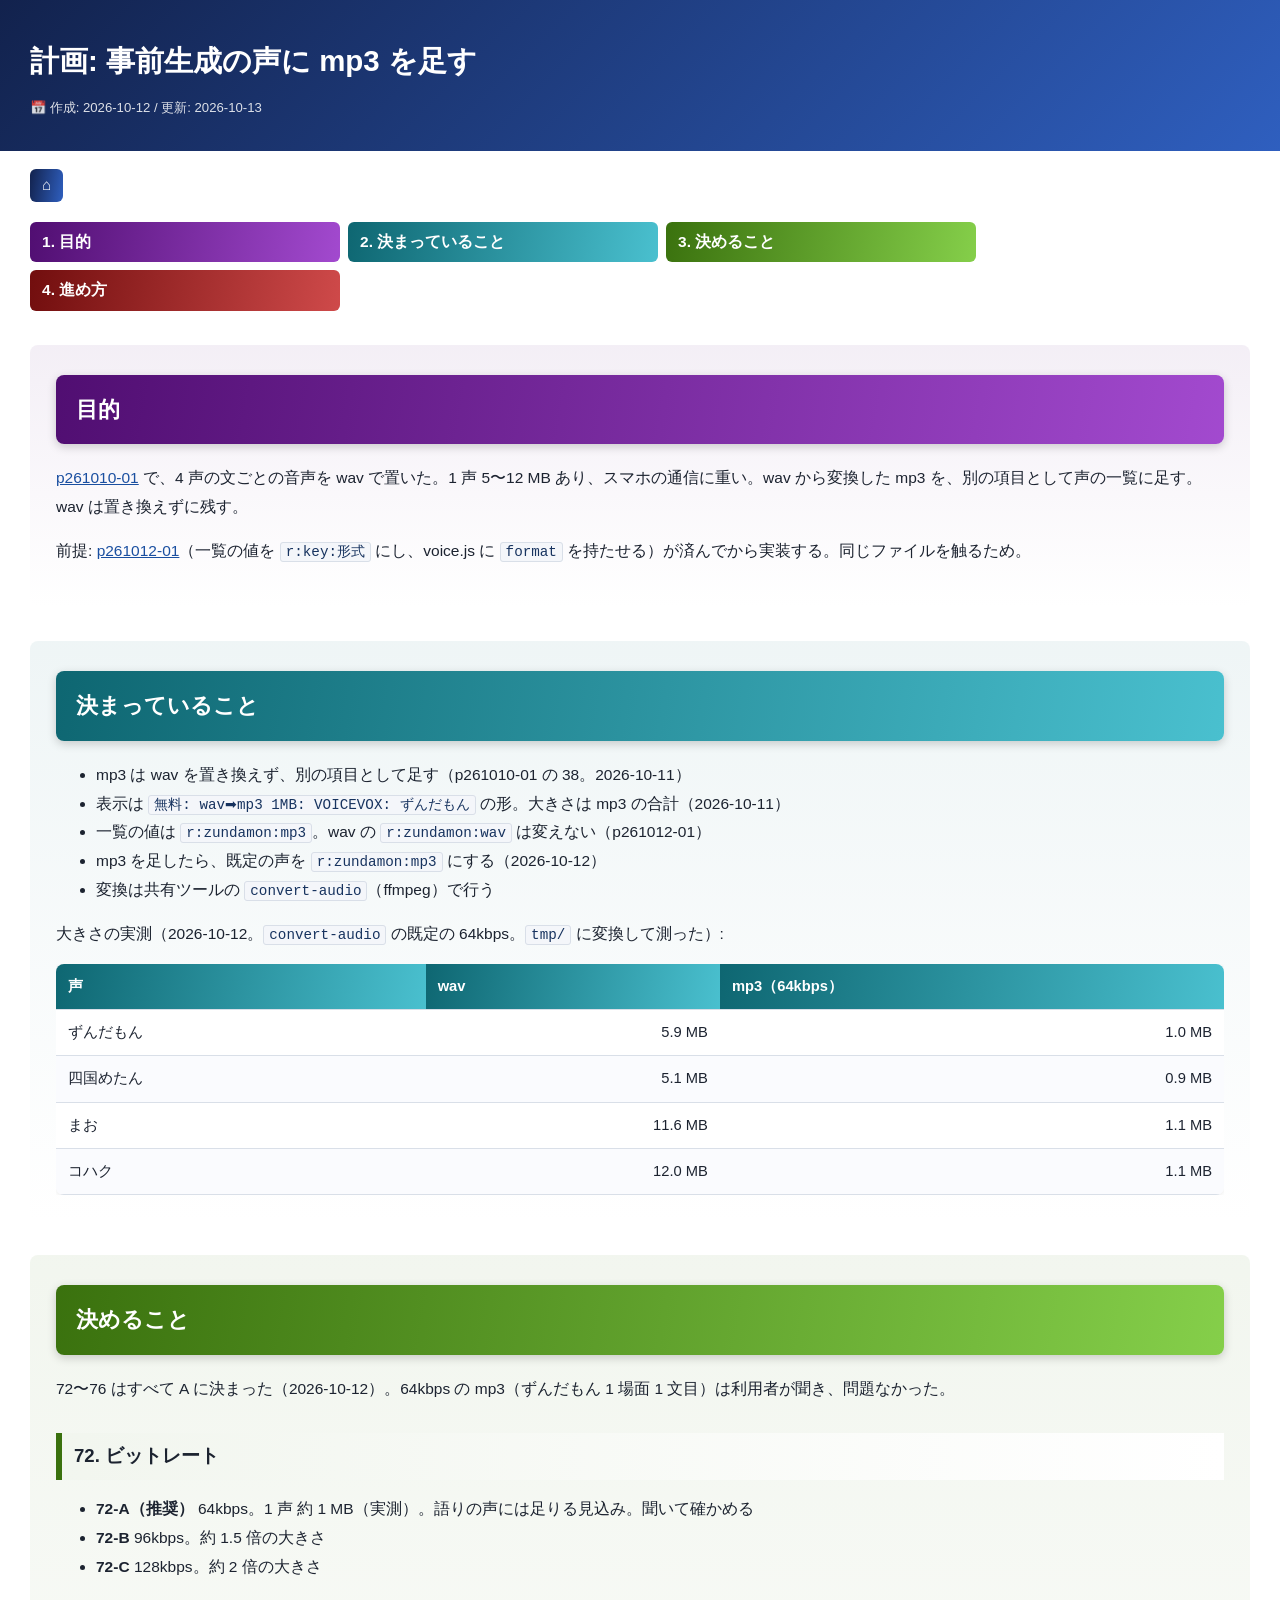
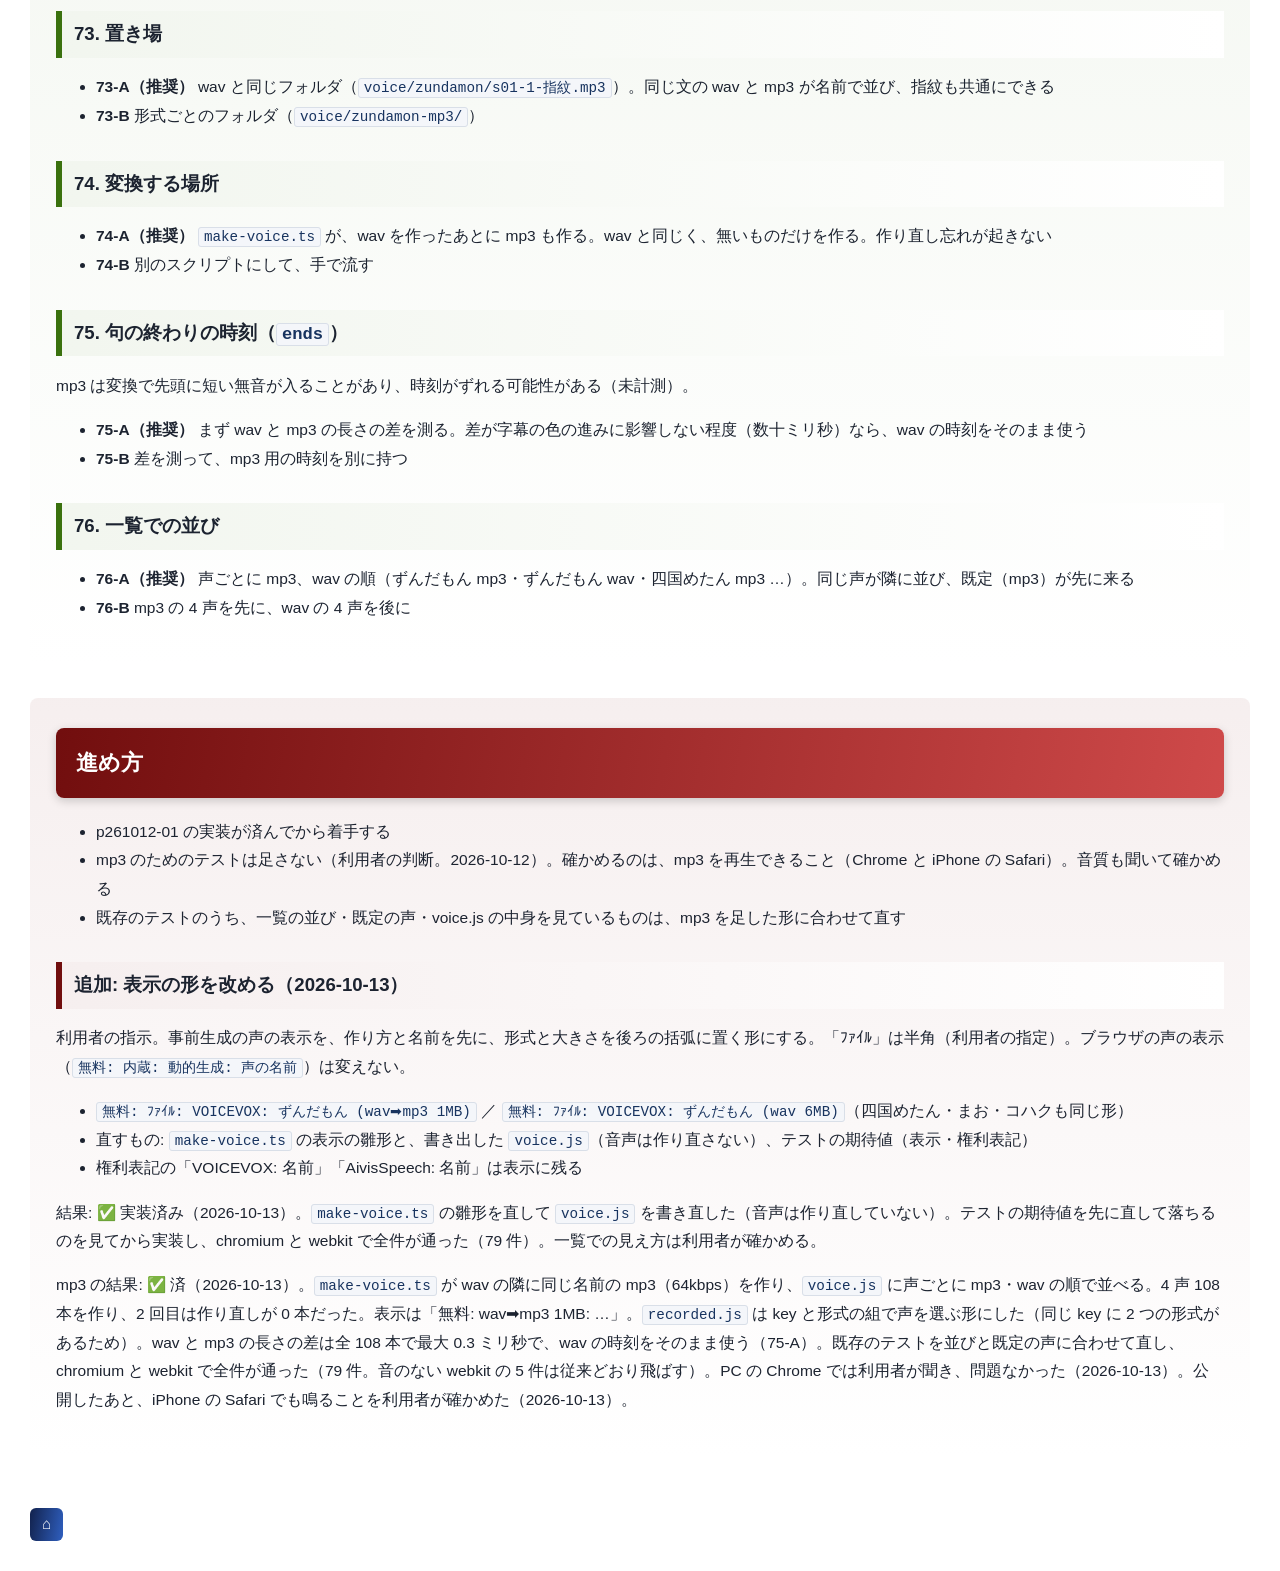
<file: notes/10_plan/p261012-02-voice-mp3.html>
﻿<!DOCTYPE html>
<html lang="ja">
<head>
<meta charset="UTF-8">
<title>計画: 事前生成の声に mp3 を足す</title>
<style>
:root {
	--navy1: #12224d;
	--navy2: #2f5fbf;
	--ink: #1c2330;
	--ink-soft: #4a5568;
	--line: #d9dfe8;
	--code-bg: #f4f6fa;
	--link: #1a4fa0;
	--accent: #12224d;
	--accent2: #2f5fbf;
	--soft: #f2f5fb;
}
.ch01 { --accent: hsl(280, 78%, 25%); --accent2: hsl(280, 58%, 55%); --soft: hsl(280, 28%, 95%); }
.ch02 { --accent: hsl(186.7, 78%, 25%); --accent2: hsl(186.7, 58%, 55%); --soft: hsl(186.7, 28%, 95%); }
.ch03 { --accent: hsl(93.3, 78%, 25%); --accent2: hsl(93.3, 58%, 55%); --soft: hsl(93.3, 28%, 95%); }
.ch04 { --accent: hsl(0, 78%, 25%); --accent2: hsl(0, 58%, 55%); --soft: hsl(0, 28%, 95%); }
* { box-sizing: border-box; }
body {
	margin: 0;
	background: #fff;
	color: var(--ink, #1c2330);
	font-family: "Segoe UI", "Hiragino Kaku Gothic ProN", Meiryo, sans-serif;
	font-size: 15.5px;
	line-height: 1.85;
}
.titlebar {
	background: linear-gradient(135deg, var(--navy1, #12224d), var(--navy2, #2f5fbf));
	color: #fff;
	padding: 34px 30px 30px;
}
.titlebar .inner { max-width: 1600px; margin: 0 auto; }
.titlebar h1 { margin: 0 0 8px; font-size: 1.9em; color: #fff; }
.titlebar .date { font-size: 0.85em; opacity: 0.85; }
.wrap { max-width: 1600px; margin: 0 auto; padding: 0 30px; }
a { color: var(--link, #1a4fa0); background: transparent; }
.wrap > a.back { margin-top: 18px; }
a.back {
	display: inline-block;
	padding: 2px 12px;
	border-radius: 6px;
	background: linear-gradient(100deg, var(--navy1, #12224d), var(--navy2, #2f5fbf));
	color: #fff;
	text-decoration: none;
	font-weight: 700;
}
.toc ol {
	counter-reset: tocnum;
	list-style: none;
	padding: 0;
	margin: 20px 0 0;
	display: flex;
	flex-wrap: wrap;
	gap: 8px;
}
.toc ol li { counter-increment: tocnum; }
.toc ol li a {
	display: -webkit-box;
	-webkit-box-orient: vertical;
	-webkit-line-clamp: 2;
	overflow: hidden;
	text-overflow: ellipsis;
	white-space: normal;
	width: 310px;
	max-width: 100%;
	padding: 6px 12px;
	border-radius: 6px;
	background: linear-gradient(100deg, var(--accent, #12224d), var(--accent2, #2f5fbf));
	color: #fff;
	text-decoration: none;
	font-weight: 700;
}
.toc ol li a::before { content: counter(tocnum) ". "; }
section {
	background: linear-gradient(180deg, var(--soft, #f2f5fb), #fff);
	color: var(--ink, #1c2330);
	padding: 4px 26px 26px;
	margin: 34px 0;
	border-radius: 8px;
}
section h1 {
	background: linear-gradient(100deg, var(--accent, #12224d), var(--accent2, #2f5fbf));
	color: #fff;
	padding: 14px 20px;
	margin: 26px 0 20px;
	border-radius: 8px;
	box-shadow: 0 3px 10px rgba(0,0,0,0.18);
	font-size: 1.45em;
}
section h2 {
	border-left: 6px solid var(--accent, #12224d);
	background: linear-gradient(90deg, var(--soft, #f2f5fb), #fff);
	color: var(--ink, #1c2330);
	padding: 6px 12px;
	margin: 30px 0 12px;
	font-size: 1.2em;
}
code {
	background: var(--code-bg, #f4f6fa);
	border: 1px solid var(--line, #d9dfe8);
	color: #17335f;
	padding: 1px 5px;
	border-radius: 3px;
	font-size: 0.92em;
}
.tablewrap { overflow-x: auto; }
table {
	border-collapse: collapse;
	width: 100%;
	border-radius: 8px;
	overflow: hidden;
	box-shadow: 0 1px 4px rgba(0,0,0,0.08);
	font-size: 0.95em;
}
th, td {
	padding: 9px 12px;
	border-bottom: 1px solid var(--line, #d9dfe8);
	text-align: left;
	vertical-align: top;
}
th {
	background: linear-gradient(100deg, var(--accent, #12224d), var(--accent2, #2f5fbf));
	color: #fff;
}
td { background: #fff; color: var(--ink, #1c2330); }
tr:nth-child(even) td { background: #fafbfe; color: var(--ink, #1c2330); }
td.num { text-align: right; white-space: nowrap; }
footer {
	max-width: 1600px;
	margin: 0 auto;
	padding: 18px 30px 30px;
	color: var(--ink-soft, #4a5568);
	background: #fff;
}
</style>
</head>
<body>
<div class="titlebar">
	<div class="inner">
		<h1>計画: 事前生成の声に mp3 を足す</h1>
		<div class="date">📅 作成: 2026-10-12 / 更新: 2026-10-13</div>
	</div>
</div>
<div class="wrap">
	<a class="back" href="../../README.html">⌂</a>

	<nav class="toc">
		<ol>
			<li class="ch01"><a href="#ch01">目的</a></li>
			<li class="ch02"><a href="#ch02">決まっていること</a></li>
			<li class="ch03"><a href="#ch03">決めること</a></li>
			<li class="ch04"><a href="#ch04">進め方</a></li>
		</ol>
	</nav>

	<section class="ch01" id="ch01">
		<h1>目的</h1>
		<p><a href="p261010-01-voice-synthesis.html">p261010-01</a> で、4 声の文ごとの音声を wav で置いた。1 声 5〜12 MB あり、スマホの通信に重い。wav から変換した mp3 を、別の項目として声の一覧に足す。wav は置き換えずに残す。</p>
		<p>前提: <a href="p261012-01-voice-storage.html">p261012-01</a>（一覧の値を <code>r:key:形式</code> にし、voice.js に <code>format</code> を持たせる）が済んでから実装する。同じファイルを触るため。</p>
	</section>

	<section class="ch02" id="ch02">
		<h1>決まっていること</h1>
		<ul>
			<li>mp3 は wav を置き換えず、別の項目として足す（p261010-01 の 38。2026-10-11）</li>
			<li>表示は <code>無料: wav➡mp3 1MB: VOICEVOX: ずんだもん</code> の形。大きさは mp3 の合計（2026-10-11）</li>
			<li>一覧の値は <code>r:zundamon:mp3</code>。wav の <code>r:zundamon:wav</code> は変えない（p261012-01）</li>
			<li>mp3 を足したら、既定の声を <code>r:zundamon:mp3</code> にする（2026-10-12）</li>
			<li>変換は共有ツールの <code>convert-audio</code>（ffmpeg）で行う</li>
		</ul>
		<p>大きさの実測（2026-10-12。<code>convert-audio</code> の既定の 64kbps。<code>tmp/</code> に変換して測った）:</p>
		<div class="tablewrap">
		<table>
			<thead>
				<tr><th>声</th><th>wav</th><th>mp3（64kbps）</th></tr>
			</thead>
			<tbody>
				<tr><td>ずんだもん</td><td class="num">5.9 MB</td><td class="num">1.0 MB</td></tr>
				<tr><td>四国めたん</td><td class="num">5.1 MB</td><td class="num">0.9 MB</td></tr>
				<tr><td>まお</td><td class="num">11.6 MB</td><td class="num">1.1 MB</td></tr>
				<tr><td>コハク</td><td class="num">12.0 MB</td><td class="num">1.1 MB</td></tr>
			</tbody>
		</table>
		</div>
	</section>

	<section class="ch03" id="ch03">
		<h1>決めること</h1>
		<p>72〜76 はすべて A に決まった（2026-10-12）。64kbps の mp3（ずんだもん 1 場面 1 文目）は利用者が聞き、問題なかった。</p>
		<h2>72. ビットレート</h2>
		<ul>
			<li><strong>72-A（推奨）</strong> 64kbps。1 声 約 1 MB（実測）。語りの声には足りる見込み。聞いて確かめる</li>
			<li><strong>72-B</strong> 96kbps。約 1.5 倍の大きさ</li>
			<li><strong>72-C</strong> 128kbps。約 2 倍の大きさ</li>
		</ul>
		<h2>73. 置き場</h2>
		<ul>
			<li><strong>73-A（推奨）</strong> wav と同じフォルダ（<code>voice/zundamon/s01-1-指紋.mp3</code>）。同じ文の wav と mp3 が名前で並び、指紋も共通にできる</li>
			<li><strong>73-B</strong> 形式ごとのフォルダ（<code>voice/zundamon-mp3/</code>）</li>
		</ul>
		<h2>74. 変換する場所</h2>
		<ul>
			<li><strong>74-A（推奨）</strong> <code>make-voice.ts</code> が、wav を作ったあとに mp3 も作る。wav と同じく、無いものだけを作る。作り直し忘れが起きない</li>
			<li><strong>74-B</strong> 別のスクリプトにして、手で流す</li>
		</ul>
		<h2>75. 句の終わりの時刻（<code>ends</code>）</h2>
		<p>mp3 は変換で先頭に短い無音が入ることがあり、時刻がずれる可能性がある（未計測）。</p>
		<ul>
			<li><strong>75-A（推奨）</strong> まず wav と mp3 の長さの差を測る。差が字幕の色の進みに影響しない程度（数十ミリ秒）なら、wav の時刻をそのまま使う</li>
			<li><strong>75-B</strong> 差を測って、mp3 用の時刻を別に持つ</li>
		</ul>
		<h2>76. 一覧での並び</h2>
		<ul>
			<li><strong>76-A（推奨）</strong> 声ごとに mp3、wav の順（ずんだもん mp3・ずんだもん wav・四国めたん mp3 …）。同じ声が隣に並び、既定（mp3）が先に来る</li>
			<li><strong>76-B</strong> mp3 の 4 声を先に、wav の 4 声を後に</li>
		</ul>
	</section>

	<section class="ch04" id="ch04">
		<h1>進め方</h1>
		<ul>
			<li>p261012-01 の実装が済んでから着手する</li>
			<li>mp3 のためのテストは足さない（利用者の判断。2026-10-12）。確かめるのは、mp3 を再生できること（Chrome と iPhone の Safari）。音質も聞いて確かめる</li>
			<li>既存のテストのうち、一覧の並び・既定の声・voice.js の中身を見ているものは、mp3 を足した形に合わせて直す</li>
		</ul>
		<h2>追加: 表示の形を改める（2026-10-13）</h2>
		<p>利用者の指示。事前生成の声の表示を、作り方と名前を先に、形式と大きさを後ろの括弧に置く形にする。「ﾌｧｲﾙ」は半角（利用者の指定）。ブラウザの声の表示（<code>無料: 内蔵: 動的生成: 声の名前</code>）は変えない。</p>
		<ul>
			<li><code>無料: ﾌｧｲﾙ: VOICEVOX: ずんだもん (wav➡mp3 1MB)</code> ／ <code>無料: ﾌｧｲﾙ: VOICEVOX: ずんだもん (wav 6MB)</code>（四国めたん・まお・コハクも同じ形）</li>
			<li>直すもの: <code>make-voice.ts</code> の表示の雛形と、書き出した <code>voice.js</code>（音声は作り直さない）、テストの期待値（表示・権利表記）</li>
			<li>権利表記の「VOICEVOX: 名前」「AivisSpeech: 名前」は表示に残る</li>
		</ul>
		<p>結果: ✅ 実装済み（2026-10-13）。<code>make-voice.ts</code> の雛形を直して <code>voice.js</code> を書き直した（音声は作り直していない）。テストの期待値を先に直して落ちるのを見てから実装し、chromium と webkit で全件が通った（79 件）。一覧での見え方は利用者が確かめる。</p>
		<p>mp3 の結果: ✅ 済（2026-10-13）。<code>make-voice.ts</code> が wav の隣に同じ名前の mp3（64kbps）を作り、<code>voice.js</code> に声ごとに mp3・wav の順で並べる。4 声 108 本を作り、2 回目は作り直しが 0 本だった。表示は「無料: wav➡mp3 1MB: …」。<code>recorded.js</code> は key と形式の組で声を選ぶ形にした（同じ key に 2 つの形式があるため）。wav と mp3 の長さの差は全 108 本で最大 0.3 ミリ秒で、wav の時刻をそのまま使う（75-A）。既存のテストを並びと既定の声に合わせて直し、chromium と webkit で全件が通った（79 件。音のない webkit の 5 件は従来どおり飛ばす）。PC の Chrome では利用者が聞き、問題なかった（2026-10-13）。公開したあと、iPhone の Safari でも鳴ることを利用者が確かめた（2026-10-13）。</p>
	</section>
</div>
<footer>
	<a class="back" href="../../README.html">⌂</a>
</footer>
</body>
</html>
</file>
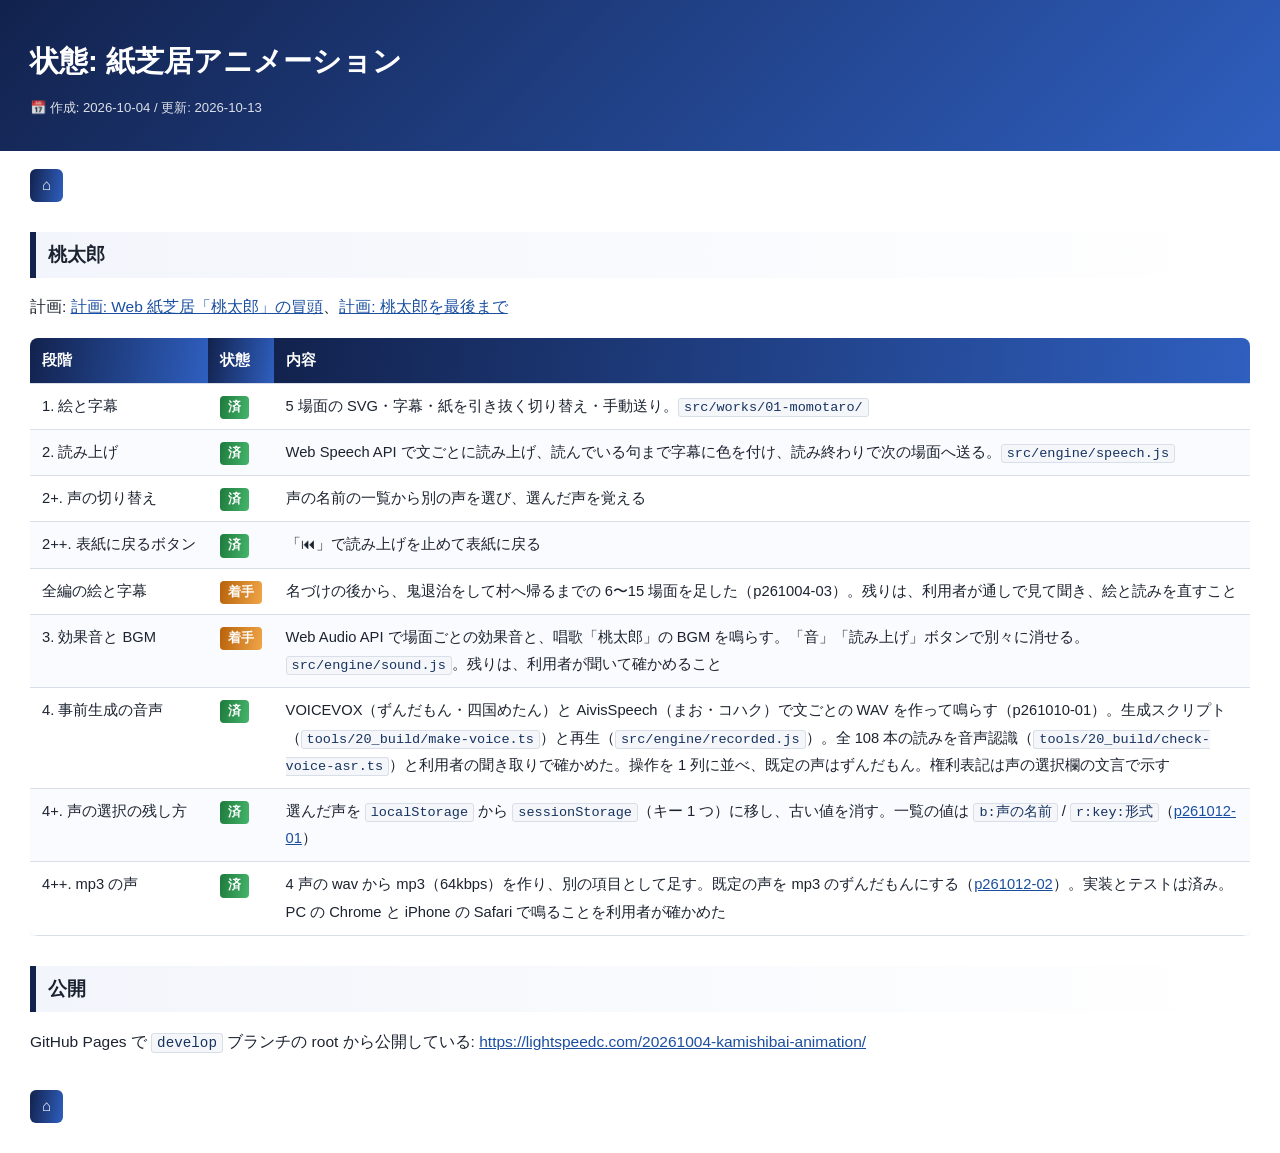
<file: notes/30_status/status.html>
﻿<!DOCTYPE html>
<html lang="ja">
<head>
<meta charset="UTF-8">
<title>状態: 紙芝居アニメーション</title>
<style>
:root {
	--navy1: #12224d;
	--navy2: #2f5fbf;
	--ink: #1c2330;
	--ink-soft: #4a5568;
	--line: #d9dfe8;
	--code-bg: #f4f6fa;
	--link: #1a4fa0;
	--accent: #12224d;
	--accent2: #2f5fbf;
	--soft: #f2f5fb;
}
* { box-sizing: border-box; }
body {
	margin: 0;
	background: #fff;
	color: var(--ink, #1c2330);
	font-family: "Segoe UI", "Hiragino Kaku Gothic ProN", Meiryo, sans-serif;
	font-size: 15.5px;
	line-height: 1.85;
}
.titlebar {
	background: linear-gradient(135deg, var(--navy1, #12224d), var(--navy2, #2f5fbf));
	color: #fff;
	padding: 34px 30px 30px;
}
.titlebar .inner { max-width: 1600px; margin: 0 auto; }
.titlebar h1 { margin: 0 0 8px; font-size: 1.9em; color: #fff; }
.titlebar .date { font-size: 0.85em; opacity: 0.85; }
.wrap { max-width: 1600px; margin: 0 auto; padding: 0 30px; }
a { color: var(--link, #1a4fa0); background: transparent; }
a.back {
	display: inline-block;
	padding: 2px 12px;
	border-radius: 6px;
	background: linear-gradient(100deg, var(--navy1, #12224d), var(--navy2, #2f5fbf));
	color: #fff;
	text-decoration: none;
	font-weight: 700;
}
.wrap > a.back { margin-top: 18px; }
h2 {
	border-left: 6px solid var(--accent, #12224d);
	background: linear-gradient(90deg, var(--soft, #f2f5fb), #fff);
	color: var(--ink, #1c2330);
	padding: 6px 12px;
	margin: 30px 0 12px;
	font-size: 1.2em;
}
code {
	background: var(--code-bg, #f4f6fa);
	border: 1px solid var(--line, #d9dfe8);
	color: #17335f;
	padding: 1px 5px;
	border-radius: 3px;
	font-size: 0.92em;
}
.tablewrap { overflow-x: auto; }
table {
	border-collapse: collapse;
	width: 100%;
	border-radius: 8px;
	overflow: hidden;
	box-shadow: 0 1px 4px rgba(0,0,0,0.08);
	font-size: 0.95em;
}
th, td {
	padding: 9px 12px;
	border-bottom: 1px solid var(--line, #d9dfe8);
	text-align: left;
	vertical-align: top;
}
th {
	background: linear-gradient(100deg, var(--accent, #12224d), var(--accent2, #2f5fbf));
	color: #fff;
}
td { background: #fff; color: var(--ink, #1c2330); }
tr:nth-child(even) td { background: #fafbfe; color: var(--ink, #1c2330); }
td.nowrap { white-space: nowrap; }
.badge {
	display: inline-block;
	padding: 0 8px;
	border-radius: 4px;
	font-size: 0.85em;
	font-weight: 700;
	white-space: nowrap;
	color: #fff;
}
.b-ok { background: linear-gradient(100deg, #1d7a3c, #45b56c); color: #fff; }
.b-none { background: linear-gradient(100deg, #5a6472, #97a1ae); color: #fff; }
.b-warn { background: linear-gradient(100deg, #b8620a, #f0a548); color: #fff; }
footer {
	max-width: 1600px;
	margin: 0 auto;
	padding: 18px 30px 30px;
	color: var(--ink-soft, #4a5568);
	background: #fff;
}
</style>
</head>
<body>
<div class="titlebar">
	<div class="inner">
		<h1>状態: 紙芝居アニメーション</h1>
		<div class="date">📅 作成: 2026-10-04 / 更新: 2026-10-13</div>
	</div>
</div>
<div class="wrap">
	<a class="back" href="../../README.html">⌂</a>

	<h2>桃太郎</h2>
	<p>計画: <a href="../10_plan/p261004-02-momotaro-web.html">計画: Web 紙芝居「桃太郎」の冒頭</a>、<a href="../10_plan/p261004-03-momotaro-full.html">計画: 桃太郎を最後まで</a></p>
	<div class="tablewrap">
	<table>
		<thead>
			<tr><th>段階</th><th>状態</th><th>内容</th></tr>
		</thead>
		<tbody>
			<tr><td class="nowrap">1. 絵と字幕</td><td class="nowrap"><span class="badge b-ok">済</span></td><td>5 場面の SVG・字幕・紙を引き抜く切り替え・手動送り。<code>src/works/01-momotaro/</code></td></tr>
			<tr><td class="nowrap">2. 読み上げ</td><td class="nowrap"><span class="badge b-ok">済</span></td><td>Web Speech API で文ごとに読み上げ、読んでいる句まで字幕に色を付け、読み終わりで次の場面へ送る。<code>src/engine/speech.js</code></td></tr>			<tr><td class="nowrap">2+. 声の切り替え</td><td class="nowrap"><span class="badge b-ok">済</span></td><td>声の名前の一覧から別の声を選び、選んだ声を覚える</td></tr>
			<tr><td class="nowrap">2++. 表紙に戻るボタン</td><td class="nowrap"><span class="badge b-ok">済</span></td><td>「⏮」で読み上げを止めて表紙に戻る</td></tr>
			<tr><td class="nowrap">全編の絵と字幕</td><td class="nowrap"><span class="badge b-warn">着手</span></td><td>名づけの後から、鬼退治をして村へ帰るまでの 6〜15 場面を足した（p261004-03）。残りは、利用者が通しで見て聞き、絵と読みを直すこと</td></tr>
			<tr><td class="nowrap">3. 効果音と BGM</td><td class="nowrap"><span class="badge b-warn">着手</span></td><td>Web Audio API で場面ごとの効果音と、唱歌「桃太郎」の BGM を鳴らす。「音」「読み上げ」ボタンで別々に消せる。<code>src/engine/sound.js</code>。残りは、利用者が聞いて確かめること</td></tr>
			<tr><td class="nowrap">4. 事前生成の音声</td><td class="nowrap"><span class="badge b-ok">済</span></td><td>VOICEVOX（ずんだもん・四国めたん）と AivisSpeech（まお・コハク）で文ごとの WAV を作って鳴らす（p261010-01）。生成スクリプト（<code>tools/20_build/make-voice.ts</code>）と再生（<code>src/engine/recorded.js</code>）。全 108 本の読みを音声認識（<code>tools/20_build/check-voice-asr.ts</code>）と利用者の聞き取りで確かめた。操作を 1 列に並べ、既定の声はずんだもん。権利表記は声の選択欄の文言で示す</td></tr>
			<tr><td class="nowrap">4+. 声の選択の残し方</td><td class="nowrap"><span class="badge b-ok">済</span></td><td>選んだ声を <code>localStorage</code> から <code>sessionStorage</code>（キー 1 つ）に移し、古い値を消す。一覧の値は <code>b:声の名前</code> / <code>r:key:形式</code>（<a href="../10_plan/p261012-01-voice-storage.html">p261012-01</a>）</td></tr>
			<tr><td class="nowrap">4++. mp3 の声</td><td class="nowrap"><span class="badge b-ok">済</span></td><td>4 声の wav から mp3（64kbps）を作り、別の項目として足す。既定の声を mp3 のずんだもんにする（<a href="../10_plan/p261012-02-voice-mp3.html">p261012-02</a>）。実装とテストは済み。PC の Chrome と iPhone の Safari で鳴ることを利用者が確かめた</td></tr>
		</tbody>
	</table>
	</div>

	<h2>公開</h2>
	<p>GitHub Pages で <code>develop</code> ブランチの root から公開している: <a href="https://lightspeedc.com/20261004-kamishibai-animation/">https://lightspeedc.com/20261004-kamishibai-animation/</a></p>
</div>
<footer>
	<a class="back" href="../../README.html">⌂</a>
</footer>
</body>
</html>
</file>
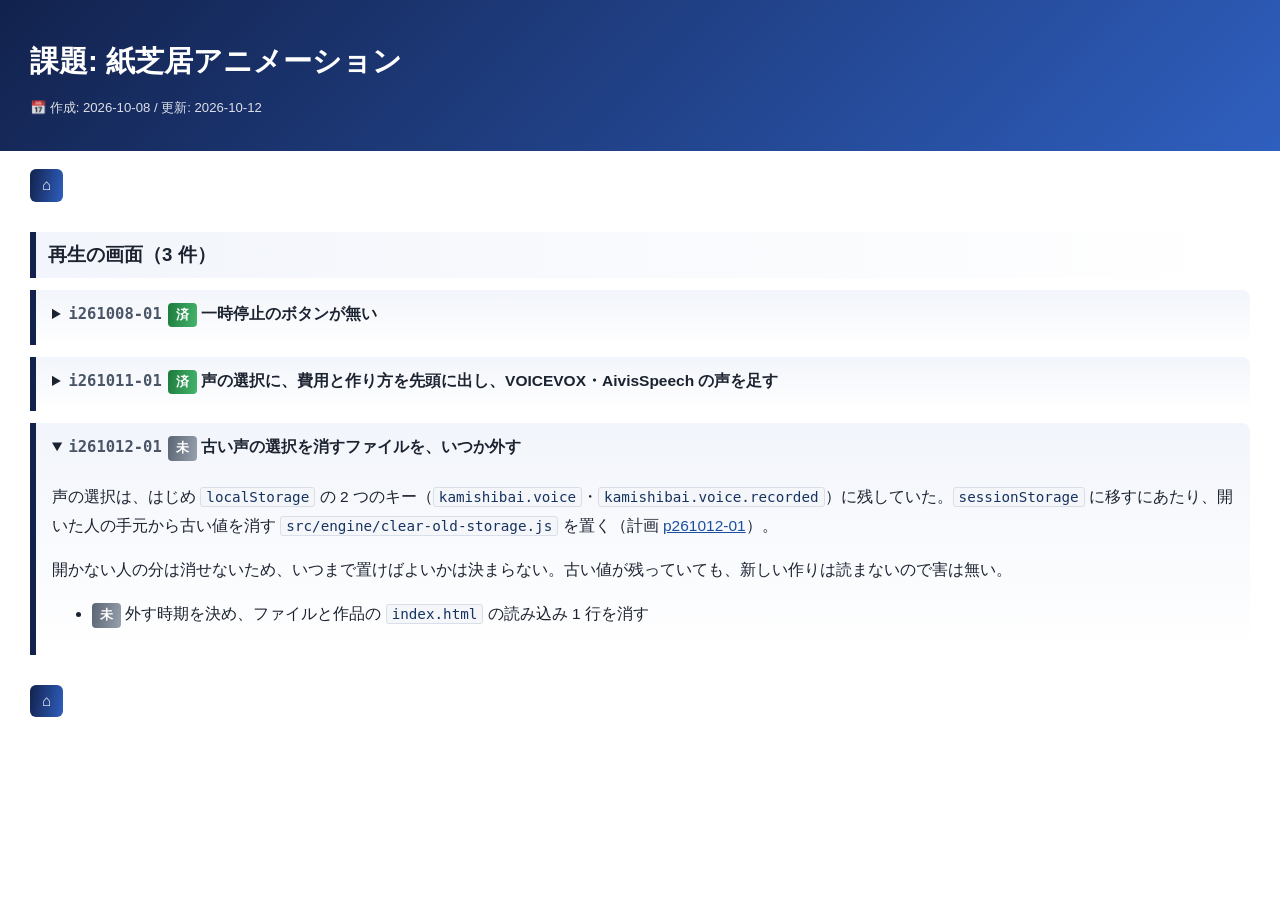
<file: notes/40_issues/issues.html>
﻿<!DOCTYPE html>
<html lang="ja">
<head>
<meta charset="UTF-8">
<title>課題: 紙芝居アニメーション</title>
<style>
:root {
	--navy1: #12224d;
	--navy2: #2f5fbf;
	--ink: #1c2330;
	--ink-soft: #4a5568;
	--line: #d9dfe8;
	--code-bg: #f4f6fa;
	--link: #1a4fa0;
	--accent: #12224d;
	--accent2: #2f5fbf;
	--soft: #f2f5fb;
}
* { box-sizing: border-box; }
body {
	margin: 0;
	background: #fff;
	color: var(--ink, #1c2330);
	font-family: "Segoe UI", "Hiragino Kaku Gothic ProN", Meiryo, sans-serif;
	font-size: 15.5px;
	line-height: 1.85;
}
.titlebar {
	background: linear-gradient(135deg, var(--navy1, #12224d), var(--navy2, #2f5fbf));
	color: #fff;
	padding: 34px 30px 30px;
}
.titlebar .inner { max-width: 1600px; margin: 0 auto; }
.titlebar h1 { margin: 0 0 8px; font-size: 1.9em; color: #fff; }
.titlebar .date { font-size: 0.85em; opacity: 0.85; }
.wrap { max-width: 1600px; margin: 0 auto; padding: 0 30px; }
a { color: var(--link, #1a4fa0); background: transparent; }
a.back {
	display: inline-block;
	padding: 2px 12px;
	border-radius: 6px;
	background: linear-gradient(100deg, var(--navy1, #12224d), var(--navy2, #2f5fbf));
	color: #fff;
	text-decoration: none;
	font-weight: 700;
}
.wrap > a.back { margin-top: 18px; }
h2 {
	border-left: 6px solid var(--accent, #12224d);
	background: linear-gradient(90deg, var(--soft, #f2f5fb), #fff);
	color: var(--ink, #1c2330);
	padding: 6px 12px;
	margin: 30px 0 12px;
	font-size: 1.2em;
}
code {
	background: var(--code-bg, #f4f6fa);
	border: 1px solid var(--line, #d9dfe8);
	color: #17335f;
	padding: 1px 5px;
	border-radius: 3px;
	font-size: 0.92em;
}
details {
	margin: 12px 0;
	padding: 4px 16px 10px;
	border-left: 6px solid var(--accent, #12224d);
	border-radius: 0 8px 8px 0;
	background: linear-gradient(180deg, var(--soft, #f2f5fb), #fff);
	color: var(--ink, #1c2330);
}
summary { cursor: pointer; font-weight: 700; padding: 6px 0; }
summary .no { font-family: Consolas, monospace; margin-right: 6px; color: var(--ink-soft, #4a5568); background: transparent; }
.badge {
	display: inline-block;
	padding: 0 8px;
	border-radius: 4px;
	font-size: 0.85em;
	font-weight: 700;
	white-space: nowrap;
	color: #fff;
}
.b-ok { background: linear-gradient(100deg, #1d7a3c, #45b56c); color: #fff; }
.b-none { background: linear-gradient(100deg, #5a6472, #97a1ae); color: #fff; }
.b-warn { background: linear-gradient(100deg, #b8620a, #f0a548); color: #fff; }
footer {
	max-width: 1600px;
	margin: 0 auto;
	padding: 18px 30px 30px;
	color: var(--ink-soft, #4a5568);
	background: #fff;
}
</style>
</head>
<body>
<div class="titlebar">
	<div class="inner">
		<h1>課題: 紙芝居アニメーション</h1>
		<div class="date">📅 作成: 2026-10-08 / 更新: 2026-10-12</div>
	</div>
</div>
<div class="wrap">
	<a class="back" href="../../README.html">⌂</a>

	<h2>再生の画面（3 件）</h2>

	<details class="md-flat" id="i261008-01">
		<summary><span class="no">i261008-01</span><span class="badge b-ok">済</span> 一時停止のボタンが無い</summary>
		<p>再生を始めると、読み上げ・自動の送り・絵の動き・効果音・BGM を途中で止める手段が無い。止めるには、表紙に戻るか、音と読み上げを消すしかない。</p>
		<p>決めたこと:</p>
		<ul>
			<li>再開したときは、止めた文を頭から読み直す（33-A）。文の途中から続ける作り（33-B。ブラウザの読み上げの pause / resume）は採らない（利用者が試して決めた。2026-10-12）</li>
			<li>止めている間に ‹ › や矢印キーで場面を替えても、止めたままにする（34-B）。絵と字幕だけを替え、再開したらその場面を頭から始める</li>
			<li>表紙では押せない。表紙へ戻ると一時停止を解く</li>
		</ul>
		<ul>
			<li><span class="badge b-ok">済</span> 一時停止と再開のボタン（⏸ / ▶）を ‹ › の並びに付ける。スペースキーでも切り替える（<code>src/engine/player.js</code>）</li>
			<li><span class="badge b-ok">済</span> 止めている間は、読み上げ・自動の送り・絵の動き・効果音・BGM をすべて止める。効果音と BGM は音の時計と、次の音を組むタイマーを止める（<code>src/engine/sound.js</code>）</li>
			<li><span class="badge b-ok">済</span> テストを足す（<code>tests/momotaro.spec.ts</code> の「一時停止」）</li>
			<li><span class="badge b-ok">済</span> 利用者が試し、続きから読む作り（33-B）に替えるかを決める（33-A のままにする。2026-10-12）</li>
		</ul>
	</details>

	<details class="md-flat" id="i261011-01">
		<summary><span class="no">i261011-01</span><span class="badge b-ok">済</span> 声の選択に、費用と作り方を先頭に出し、VOICEVOX・AivisSpeech の声を足す</summary>
		<p>いまの声のプルダウンは「声の名前（内蔵）」「声の名前（ネット）」と、種類を後ろに付けている（<code>src/engine/player.js</code>）。費用と作り方が名前より先に読めない。</p>
		<p>決めたこと（表示の形）:</p>
		<ul>
			<li>ブラウザの声: <code>無料: 内蔵: 動的生成: 声の名前</code> ／ <code>無料: ネット: 動的生成: 声の名前</code></li>
			<li>VOICEVOX の声: <code>無料: wav 6MB: VOICEVOX: ずんだもん</code> ／ <code>無料: wav 5MB: VOICEVOX: 四国めたん</code>（大きさは、その声の音声の合計）</li>
			<li>AivisSpeech の声: <code>無料: wav 11MB: AivisSpeech: まお</code> ／ <code>無料: wav 11MB: AivisSpeech: コハク</code>（VOICEVOX の規約の書き方に揃える）</li>
			<li>権利表記は、プルダウンの右に別のラベルを出さず、プルダウンの文言で示す（2026-10-11 に利用者が決めた。ACML 1.0 ではクレジットは任意）</li>
			<li>事前生成の声の表示は、のちに <code>無料: ﾌｧｲﾙ: VOICEVOX: ずんだもん (wav 6MB)</code> の形に改めた。mp3 の項目も足した（2026-10-13。計画 <a href="../10_plan/p261012-02-voice-mp3.html">p261012-02</a>）</li>
		</ul>
		<ul>
			<li><span class="badge b-ok">済</span> ブラウザの声の表示を、種類を先頭に置く形に替える</li>
			<li><span class="badge b-ok">済</span> VOICEVOX・AivisSpeech の 4 声で、全場面の文を wav に作って置き、選んだら再生する（全 108 本を音声認識で、AivisSpeech の 19 本を利用者が聞いて確かめ、2 本を作り直した。2026-10-11。計画 <a href="../10_plan/p261010-01-voice-synthesis.html">p261010-01</a>）</li>
			<li><span class="badge b-ok">済</span> 権利表記を、プルダウンの文言で示す（別ラベルは削除。VOICEVOX・AivisSpeech の規約は確認済み）</li>
			<li><span class="badge b-ok">済</span> テストを足す（8 本。全件が通った）</li>
		</ul>
	</details>

	<details class="md-flat" id="i261012-01" open>
		<summary><span class="no">i261012-01</span><span class="badge b-none">未</span> 古い声の選択を消すファイルを、いつか外す</summary>
		<p>声の選択は、はじめ <code>localStorage</code> の 2 つのキー（<code>kamishibai.voice</code>・<code>kamishibai.voice.recorded</code>）に残していた。<code>sessionStorage</code> に移すにあたり、開いた人の手元から古い値を消す <code>src/engine/clear-old-storage.js</code> を置く（計画 <a href="../10_plan/p261012-01-voice-storage.html">p261012-01</a>）。</p>
		<p>開かない人の分は消せないため、いつまで置けばよいかは決まらない。古い値が残っていても、新しい作りは読まないので害は無い。</p>
		<ul>
			<li><span class="badge b-none">未</span> 外す時期を決め、ファイルと作品の <code>index.html</code> の読み込み 1 行を消す</li>
		</ul>
	</details>
</div>
<footer>
	<a class="back" href="../../README.html">⌂</a>
</footer>
</body>
</html>
</file>
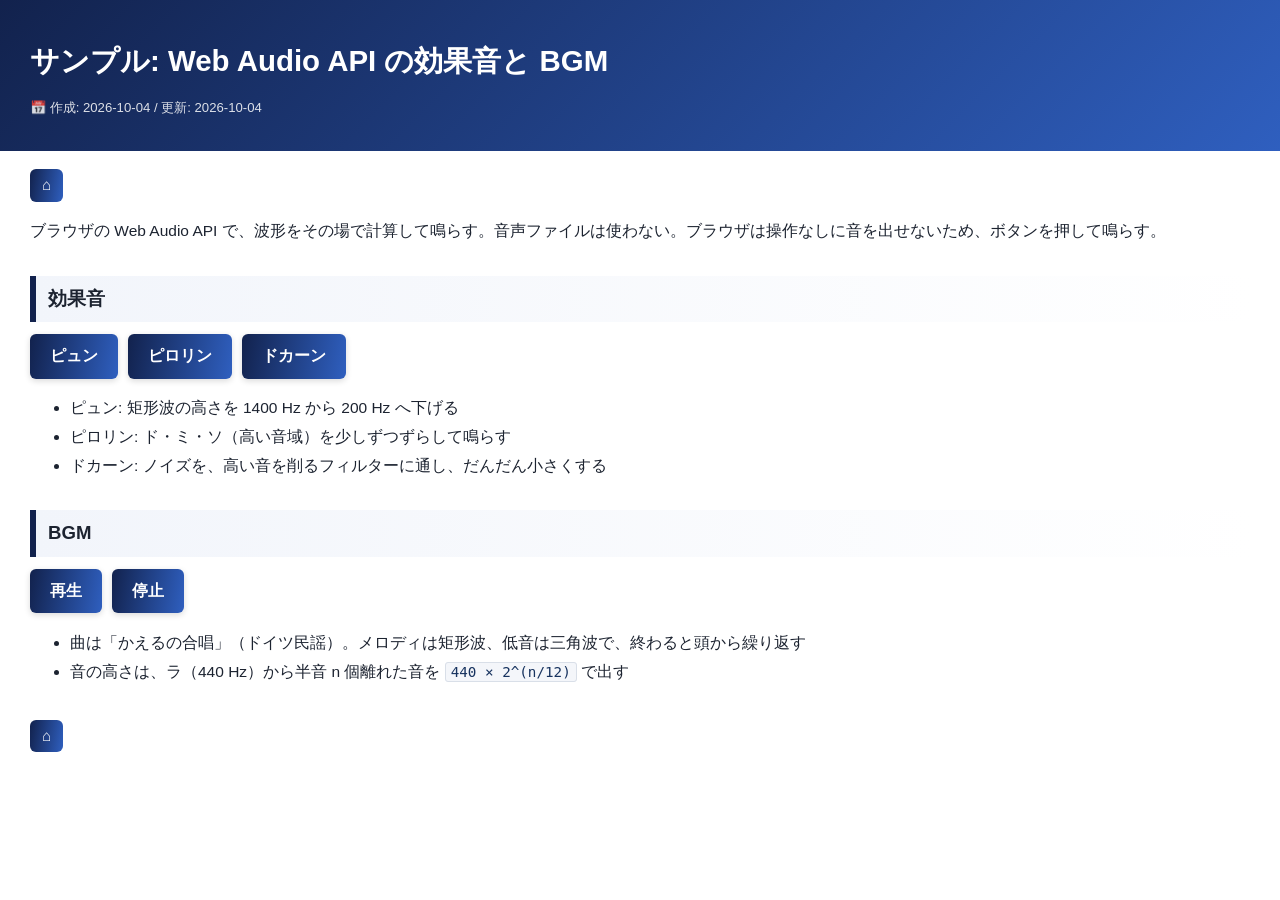
<file: notes/samples/sound-webaudio.html>
﻿<!DOCTYPE html>
<html lang="ja">
<head>
<meta charset="UTF-8">
<title>サンプル: Web Audio API の効果音と BGM</title>
<style>
:root {
	--navy1: #12224d;
	--navy2: #2f5fbf;
	--ink: #1c2330;
	--ink-soft: #4a5568;
	--line: #d9dfe8;
	--code-bg: #f4f6fa;
	--accent: #12224d;
	--accent2: #2f5fbf;
	--soft: #f2f5fb;
}
* { box-sizing: border-box; }
body {
	margin: 0;
	background: #fff;
	color: var(--ink, #1c2330);
	font-family: "Segoe UI", "Hiragino Kaku Gothic ProN", Meiryo, sans-serif;
	font-size: 15.5px;
	line-height: 1.85;
}
.titlebar {
	background: linear-gradient(135deg, var(--navy1, #12224d), var(--navy2, #2f5fbf));
	color: #fff;
	padding: 34px 30px 30px;
}
.titlebar .inner { max-width: 1600px; margin: 0 auto; }
.titlebar h1 { margin: 0 0 8px; font-size: 1.9em; color: #fff; }
.titlebar .date { font-size: 0.85em; opacity: 0.85; }
.wrap { max-width: 1600px; margin: 0 auto; padding: 0 30px; }
.wrap > a.back { margin-top: 18px; }
a.back {
	display: inline-block;
	padding: 2px 12px;
	border-radius: 6px;
	background: linear-gradient(100deg, var(--navy1, #12224d), var(--navy2, #2f5fbf));
	color: #fff;
	text-decoration: none;
	font-weight: 700;
}
h2 {
	border-left: 6px solid var(--accent, #12224d);
	background: linear-gradient(90deg, var(--soft, #f2f5fb), #fff);
	color: var(--ink, #1c2330);
	padding: 6px 12px;
	margin: 30px 0 12px;
	font-size: 1.2em;
}
.buttons { display: flex; flex-wrap: wrap; gap: 10px; }
button {
	font: inherit;
	font-weight: 700;
	padding: 8px 20px;
	border: none;
	border-radius: 6px;
	background: linear-gradient(100deg, var(--accent, #12224d), var(--accent2, #2f5fbf));
	color: #fff;
	cursor: pointer;
	box-shadow: 0 2px 6px rgba(0,0,0,0.15);
}
button:active { transform: translateY(1px); }
code {
	background: var(--code-bg, #f4f6fa);
	border: 1px solid var(--line, #d9dfe8);
	color: #17335f;
	padding: 1px 5px;
	border-radius: 3px;
	font-size: 0.92em;
}
footer {
	max-width: 1600px;
	margin: 0 auto;
	padding: 18px 30px 30px;
	color: var(--ink-soft, #4a5568);
	background: #fff;
}
</style>
</head>
<body>
<div class="titlebar">
	<div class="inner">
		<h1>サンプル: Web Audio API の効果音と BGM</h1>
		<div class="date">📅 作成: 2026-10-04 / 更新: 2026-10-04</div>
	</div>
</div>
<div class="wrap">
	<a class="back" href="../../README.html">⌂</a>

	<p>ブラウザの Web Audio API で、波形をその場で計算して鳴らす。音声ファイルは使わない。ブラウザは操作なしに音を出せないため、ボタンを押して鳴らす。</p>

	<h2>効果音</h2>
	<div class="buttons">
		<button id="btn-pyun">ピュン</button>
		<button id="btn-pirorin">ピロリン</button>
		<button id="btn-dokaan">ドカーン</button>
	</div>
	<ul>
		<li>ピュン: 矩形波の高さを 1400 Hz から 200 Hz へ下げる</li>
		<li>ピロリン: ド・ミ・ソ（高い音域）を少しずつずらして鳴らす</li>
		<li>ドカーン: ノイズを、高い音を削るフィルターに通し、だんだん小さくする</li>
	</ul>

	<h2>BGM</h2>
	<div class="buttons">
		<button id="btn-bgm-start">再生</button>
		<button id="btn-bgm-stop">停止</button>
	</div>
	<ul>
		<li>曲は「かえるの合唱」（ドイツ民謡）。メロディは矩形波、低音は三角波で、終わると頭から繰り返す</li>
		<li>音の高さは、ラ（440 Hz）から半音 n 個離れた音を <code>440 × 2^(n/12)</code> で出す</li>
	</ul>
</div>
<footer>
	<a class="back" href="../../README.html">⌂</a>
</footer>

<script>
let ctx = null;

// 最初のボタン操作で AudioContext を作る（操作前は音を出せないため）
function audio() {
	if (!ctx) ctx = new AudioContext();
	if (ctx.state === 'suspended') ctx.resume();
	return ctx;
}

// ラ（A4 = 440 Hz）から半音 n 個離れた音の周波数
function freq(n) {
	return 440 * Math.pow(2, n / 12);
}

// 1 音を鳴らす。from から to へ高さを変え、出だしと終わりの大きさをなだらかにする
function tone({ type = 'square', from, to = from, start = 0, dur, vol = 0.15 }) {
	const c = audio();
	const t0 = c.currentTime + start;
	const osc = c.createOscillator();
	const gain = c.createGain();
	osc.type = type;
	osc.frequency.setValueAtTime(from, t0);
	if (to !== from) osc.frequency.exponentialRampToValueAtTime(to, t0 + dur);
	gain.gain.setValueAtTime(0, t0);
	gain.gain.linearRampToValueAtTime(vol, t0 + 0.01);
	gain.gain.exponentialRampToValueAtTime(0.001, t0 + dur);
	osc.connect(gain).connect(c.destination);
	osc.start(t0);
	osc.stop(t0 + dur + 0.05);
	return osc;
}

function pyun() {
	tone({ type: 'square', from: 1400, to: 200, dur: 0.35 });
}

function pirorin() {
	// C6・E6・G6（ラから半音 15・19・22 個上）
	[15, 19, 22].forEach((n, i) => {
		tone({ type: 'triangle', from: freq(n), start: i * 0.09, dur: 0.25, vol: 0.25 });
	});
}

function dokaan() {
	const c = audio();
	const t0 = c.currentTime;
	const dur = 1.5;
	// ノイズ: 乱数を並べた波形
	const len = Math.floor(c.sampleRate * dur);
	const buf = c.createBuffer(1, len, c.sampleRate);
	const data = buf.getChannelData(0);
	for (let i = 0; i < len; i++) data[i] = Math.random() * 2 - 1;
	const src = c.createBufferSource();
	src.buffer = buf;
	// 高い音を削るフィルター。削る境目を下げていき、こもった響きにする
	const filter = c.createBiquadFilter();
	filter.type = 'lowpass';
	filter.frequency.setValueAtTime(3000, t0);
	filter.frequency.exponentialRampToValueAtTime(80, t0 + dur);
	const gain = c.createGain();
	gain.gain.setValueAtTime(0.8, t0);
	gain.gain.exponentialRampToValueAtTime(0.001, t0 + dur);
	src.connect(filter).connect(gain).connect(c.destination);
	src.start(t0);
}

// かえるの合唱: [ラからの半音数（null は休み）, 拍数]
const C4 = -9, D4 = -7, E4 = -5, F4 = -4, G4 = -2, A4 = 0;
const melody = [
	[C4, 1], [D4, 1], [E4, 1], [F4, 1], [E4, 1], [D4, 1], [C4, 2],
	[E4, 1], [F4, 1], [G4, 1], [A4, 1], [G4, 1], [F4, 1], [E4, 2],
	[C4, 1], [null, 1], [C4, 1], [null, 1], [C4, 1], [null, 1], [C4, 1], [null, 1],
	[C4, 0.5], [C4, 0.5], [D4, 0.5], [D4, 0.5], [E4, 0.5], [E4, 0.5], [F4, 0.5], [F4, 0.5],
	[E4, 1], [D4, 1], [C4, 2],
];
// 低音: 2 拍ごとに C3 と G2 を交互に鳴らす
const C3 = -21, G2 = -26;
const BEAT = 0.4;	// 1 拍の秒数

let bgmNodes = [];
let bgmTimer = null;

function scheduleBgm() {
	let t = 0;
	for (const [n, beats] of melody) {
		if (n !== null) {
			bgmNodes.push(tone({ type: 'square', from: freq(n), start: t, dur: beats * BEAT * 0.9, vol: 0.08 }));
		}
		t += beats * BEAT;
	}
	for (let b = 0; b * 2 * BEAT < t; b++) {
		const n = b % 2 === 0 ? C3 : G2;
		bgmNodes.push(tone({ type: 'triangle', from: freq(n), start: b * 2 * BEAT, dur: 2 * BEAT * 0.9, vol: 0.2 }));
	}
	// 曲の終わりで、次の 1 回分を組み直す
	bgmTimer = setTimeout(() => {
		bgmNodes = [];
		scheduleBgm();
	}, t * 1000);
}

function startBgm() {
	if (bgmTimer !== null) return;
	audio();
	scheduleBgm();
}

function stopBgm() {
	clearTimeout(bgmTimer);
	bgmTimer = null;
	for (const osc of bgmNodes) {
		try { osc.stop(); } catch (e) { /* 鳴り終わった音は止められない */ }
	}
	bgmNodes = [];
}

document.getElementById('btn-pyun').addEventListener('click', pyun);
document.getElementById('btn-pirorin').addEventListener('click', pirorin);
document.getElementById('btn-dokaan').addEventListener('click', dokaan);
document.getElementById('btn-bgm-start').addEventListener('click', startBgm);
document.getElementById('btn-bgm-stop').addEventListener('click', stopBgm);
</script>
</body>
</html>
</file>
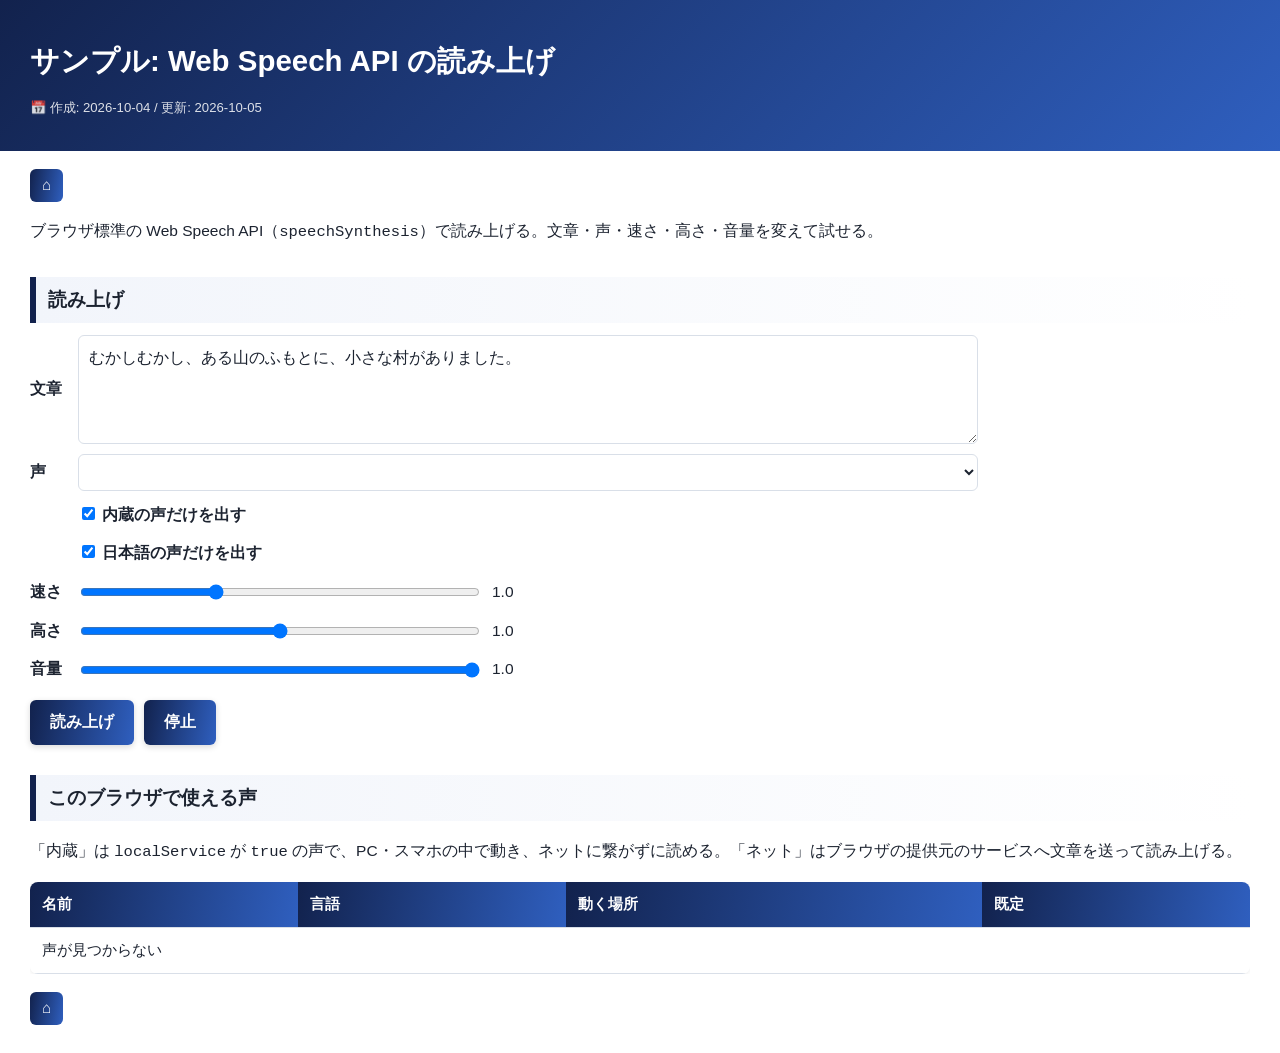
<file: notes/samples/speech-webspeech.html>
﻿<!DOCTYPE html>
<html lang="ja">
<head>
<meta charset="UTF-8">
<title>サンプル: Web Speech API の読み上げ</title>
<style>
:root {
	--navy1: #12224d;
	--navy2: #2f5fbf;
	--ink: #1c2330;
	--ink-soft: #4a5568;
	--line: #d9dfe8;
	--code-bg: #f4f6fa;
	--accent: #12224d;
	--accent2: #2f5fbf;
	--soft: #f2f5fb;
}
* { box-sizing: border-box; }
body {
	margin: 0;
	background: #fff;
	color: var(--ink, #1c2330);
	font-family: "Segoe UI", "Hiragino Kaku Gothic ProN", Meiryo, sans-serif;
	font-size: 15.5px;
	line-height: 1.85;
}
.titlebar {
	background: linear-gradient(135deg, var(--navy1, #12224d), var(--navy2, #2f5fbf));
	color: #fff;
	padding: 34px 30px 30px;
}
.titlebar .inner { max-width: 1600px; margin: 0 auto; }
.titlebar h1 { margin: 0 0 8px; font-size: 1.9em; color: #fff; }
.titlebar .date { font-size: 0.85em; opacity: 0.85; }
.wrap { max-width: 1600px; margin: 0 auto; padding: 0 30px; }
.wrap > a.back { margin-top: 18px; }
a.back {
	display: inline-block;
	padding: 2px 12px;
	border-radius: 6px;
	background: linear-gradient(100deg, var(--navy1, #12224d), var(--navy2, #2f5fbf));
	color: #fff;
	text-decoration: none;
	font-weight: 700;
}
h2 {
	border-left: 6px solid var(--accent, #12224d);
	background: linear-gradient(90deg, var(--soft, #f2f5fb), #fff);
	color: var(--ink, #1c2330);
	padding: 6px 12px;
	margin: 30px 0 12px;
	font-size: 1.2em;
}
textarea, select {
	font: inherit;
	width: 100%;
	max-width: 900px;
	padding: 8px 10px;
	border: 1px solid var(--line, #d9dfe8);
	border-radius: 6px;
	background: #fff;
	color: var(--ink, #1c2330);
}
textarea { height: 7em; }
.form { display: grid; grid-template-columns: max-content 1fr; gap: 10px 16px; align-items: center; max-width: 1060px; }
.form label { font-weight: 700; }
.form .range { display: flex; align-items: center; gap: 10px; }
.form .range input { flex: 1; max-width: 400px; }
.form .range output { min-width: 3em; font-variant-numeric: tabular-nums; }
.check { font-weight: normal; }
.buttons { display: flex; flex-wrap: wrap; gap: 10px; margin-top: 16px; }
button {
	font: inherit;
	font-weight: 700;
	padding: 8px 20px;
	border: none;
	border-radius: 6px;
	background: linear-gradient(100deg, var(--accent, #12224d), var(--accent2, #2f5fbf));
	color: #fff;
	cursor: pointer;
	box-shadow: 0 2px 6px rgba(0,0,0,0.15);
}
button:active { transform: translateY(1px); }
#status { color: var(--ink-soft, #4a5568); background: transparent; }
.tablewrap { overflow-x: auto; }
table {
	border-collapse: collapse;
	width: 100%;
	border-radius: 8px;
	overflow: hidden;
	box-shadow: 0 1px 4px rgba(0,0,0,0.08);
	font-size: 0.95em;
}
th, td {
	padding: 9px 12px;
	border-bottom: 1px solid var(--line, #d9dfe8);
	text-align: left;
	vertical-align: top;
}
th {
	background: linear-gradient(100deg, var(--accent, #12224d), var(--accent2, #2f5fbf));
	color: #fff;
}
td { background: #fff; color: var(--ink, #1c2330); }
tr:nth-child(even) td { background: #fafbfe; color: var(--ink, #1c2330); }
td.nowrap { white-space: nowrap; }
.badge {
	display: inline-block;
	padding: 0 8px;
	border-radius: 4px;
	color: #fff;
	font-size: 0.85em;
	font-weight: 700;
	white-space: nowrap;
}
.b-ok { background: linear-gradient(100deg, #1d7a3c, #45b56c); color: #fff; }
.b-warn { background: linear-gradient(100deg, #b8620a, #f0a548); color: #fff; }
footer {
	max-width: 1600px;
	margin: 0 auto;
	padding: 18px 30px 30px;
	color: var(--ink-soft, #4a5568);
	background: #fff;
}
</style>
</head>
<body>
<div class="titlebar">
	<div class="inner">
		<h1>サンプル: Web Speech API の読み上げ</h1>
		<div class="date">📅 作成: 2026-10-04 / 更新: 2026-10-05</div>
	</div>
</div>
<div class="wrap">
	<a class="back" href="../../README.html">⌂</a>

	<p>ブラウザ標準の Web Speech API（<code>speechSynthesis</code>）で読み上げる。文章・声・速さ・高さ・音量を変えて試せる。</p>

	<h2>読み上げ</h2>
	<div class="form">
		<label for="text">文章</label>
		<textarea id="text">むかしむかし、ある山のふもとに、小さな村がありました。</textarea>

		<label for="voice">声</label>
		<select id="voice"></select>

		<span></span>
		<label class="check"><input type="checkbox" id="local-only" checked> 内蔵の声だけを出す</label>

		<span></span>
		<label class="check"><input type="checkbox" id="ja-only" checked> 日本語の声だけを出す</label>

		<label for="rate">速さ</label>
		<div class="range"><input type="range" id="rate" min="0.5" max="2" step="0.1" value="1"><output id="rate-out">1.0</output></div>

		<label for="pitch">高さ</label>
		<div class="range"><input type="range" id="pitch" min="0" max="2" step="0.1" value="1"><output id="pitch-out">1.0</output></div>

		<label for="volume">音量</label>
		<div class="range"><input type="range" id="volume" min="0" max="1" step="0.1" value="1"><output id="volume-out">1.0</output></div>
	</div>
	<div class="buttons">
		<button id="btn-speak">読み上げ</button>
		<button id="btn-stop">停止</button>
	</div>
	<p id="status"></p>

	<h2>このブラウザで使える声</h2>
	<p>「内蔵」は <code>localService</code> が <code>true</code> の声で、PC・スマホの中で動き、ネットに繋がずに読める。「ネット」はブラウザの提供元のサービスへ文章を送って読み上げる。</p>
	<div class="tablewrap">
	<table>
		<thead>
			<tr><th>名前</th><th>言語</th><th>動く場所</th><th>既定</th></tr>
		</thead>
		<tbody id="voice-table"></tbody>
	</table>
	</div>
</div>
<footer>
	<a class="back" href="../../README.html">⌂</a>
</footer>

<script>
const $ = (id) => document.getElementById(id);
let voices = [];

// 声の一覧は後から届くことがある（Chrome は voiceschanged を待つ必要がある）
function loadVoices() {
	voices = speechSynthesis.getVoices();
	renderTable();
	renderSelect();
}

function renderTable() {
	const rows = voices.map((v) => {
		const where = v.localService
			? '<span class="badge b-ok">内蔵</span>'
			: '<span class="badge b-warn">ネット</span>';
		return '<tr><td>' + escapeHtml(v.name) + '</td><td class="nowrap">' + escapeHtml(v.lang)
			+ '</td><td class="nowrap">' + where + '</td><td class="nowrap">' + (v.default ? '既定' : '') + '</td></tr>';
	});
	$('voice-table').innerHTML = rows.length ? rows.join('') : '<tr><td colspan="4">声が見つからない</td></tr>';
}

function renderSelect() {
	const prev = $('voice').value;
	const localOnly = $('local-only').checked;
	const jaOnly = $('ja-only').checked;
	const list = voices.filter((v) => (!localOnly || v.localService) && (!jaOnly || v.lang.startsWith('ja')));
	$('voice').innerHTML = list.map((v) => {
		const label = v.name + '（' + v.lang + ' / ' + (v.localService ? '内蔵' : 'ネット') + '）';
		return '<option value="' + escapeHtml(v.name) + '">' + escapeHtml(label) + '</option>';
	}).join('');
	if (list.some((v) => v.name === prev)) $('voice').value = prev;
}

function escapeHtml(s) {
	return s.replace(/&/g, '&amp;').replace(/</g, '&lt;').replace(/>/g, '&gt;').replace(/"/g, '&quot;');
}

function speak() {
	speechSynthesis.cancel();
	const u = new SpeechSynthesisUtterance($('text').value);
	const voice = voices.find((v) => v.name === $('voice').value);
	if (voice) {
		u.voice = voice;
		u.lang = voice.lang;
	} else {
		u.lang = 'ja-JP';
	}
	u.rate = Number($('rate').value);
	u.pitch = Number($('pitch').value);
	u.volume = Number($('volume').value);
	u.onstart = () => { $('status').textContent = '読み上げ中: ' + (voice ? voice.name : '既定の声'); };
	u.onend = () => { $('status').textContent = '読み終わり'; };
	u.onerror = (e) => { $('status').textContent = 'エラー: ' + e.error; };
	speechSynthesis.speak(u);
}

for (const id of ['rate', 'pitch', 'volume']) {
	$(id).addEventListener('input', () => { $(id + '-out').textContent = Number($(id).value).toFixed(1); });
}
$('local-only').addEventListener('change', renderSelect);
$('ja-only').addEventListener('change', renderSelect);
$('btn-speak').addEventListener('click', speak);
$('btn-stop').addEventListener('click', () => { speechSynthesis.cancel(); $('status').textContent = '停止'; });

if ('speechSynthesis' in window) {
	speechSynthesis.addEventListener('voiceschanged', loadVoices);
	loadVoices();
} else {
	$('status').textContent = 'このブラウザは Web Speech API に対応していない';
}
</script>
</body>
</html>
</file>
<file: src/engine/kamishibai.css>
/* 紙芝居の舞台・字幕・操作（p261004-02） */
:root {
	--ks-ink: #1c2330;
	--ks-paper: #fbf6ea;
	--ks-navy1: #12224d;
	--ks-navy2: #2f5fbf;
	--ks-wood1: #7a4a22;
	--ks-wood2: #a8713b;
	--ks-pull: 700ms;	/* 紙を引き抜く時間。player.js の PULL_MS と揃える */
}
* { box-sizing: border-box; }
body {
	margin: 0;
	background: var(--ks-paper, #fbf6ea);
	color: var(--ks-ink, #1c2330);
	font-family: "Segoe UI", "Hiragino Kaku Gothic ProN", Meiryo, sans-serif;
}
.ks-header {
	display: flex;
	align-items: center;
	gap: 14px;
	padding: 12px 20px;
	background: linear-gradient(135deg, var(--ks-navy1, #12224d), var(--ks-navy2, #2f5fbf));
	color: #fff;
}
.ks-title {
	margin: 0;
	font-size: 1.4em;
	background: transparent;
	color: #fff;
}
.ks-back {
	display: inline-block;
	padding: 2px 12px;
	border-radius: 6px;
	background: rgba(255, 255, 255, 0.18);
	color: #fff;
	text-decoration: none;
	font-weight: 700;
}
/* 舞台・字幕・送りのボタンが 1 画面に収まるよう、幅を画面の高さからも抑える */
.ks-main {
	max-width: min(1240px, max(480px, calc((100vh - 340px) * 16 / 9 + 68px)));
	margin: 0 auto;
	padding: 20px 16px 30px;
}

/* 舞台: 木の枠の中に 16:9 の絵を重ねる */
.ks-frame {
	padding: 18px;
	border-radius: 12px;
	background: linear-gradient(180deg, var(--ks-wood2, #a8713b), var(--ks-wood1, #7a4a22));
	box-shadow: 0 6px 18px rgba(0, 0, 0, 0.25);
}
.ks-stage {
	position: relative;
	aspect-ratio: 16 / 9;
	overflow: hidden;
	border-radius: 4px;
	background: #fff;
	cursor: pointer;
}
.ks-card {
	position: absolute;
	inset: 0;
	background: #fff;
}
.ks-card svg {
	display: block;
	width: 100%;
	height: 100%;
}

/* 次へ: 今の絵を右へ引き抜く。前へ: 前の絵を右から差し込む */
.ks-card.is-pull {
	z-index: 2;
	box-shadow: -10px 0 16px rgba(0, 0, 0, 0.25);
	animation: ks-pull var(--ks-pull, 700ms) ease-in forwards;
}
.ks-card.is-insert {
	z-index: 2;
	box-shadow: -10px 0 16px rgba(0, 0, 0, 0.25);
	animation: ks-insert var(--ks-pull, 700ms) ease-out forwards;
}
@keyframes ks-pull {
	to { transform: translateX(105%); }
}
@keyframes ks-insert {
	from { transform: translateX(105%); }
	to { transform: translateX(0); }
}
@media (prefers-reduced-motion: reduce) {
	.ks-card.is-pull, .ks-card.is-insert { animation-duration: 1ms; }
}

.ks-start {
	position: absolute;
	left: 50%;
	bottom: 6%;
	z-index: 5;
	transform: translateX(-50%);
	padding: 0.35em 1.6em;
	border: 3px solid #fff;
	border-radius: 999px;
	background: linear-gradient(100deg, #a8284e, #d9607f);
	color: #fff;
	font: inherit;
	font-size: clamp(18px, 2.4vw, 30px);
	font-weight: 700;
	cursor: pointer;
	box-shadow: 0 4px 12px rgba(0, 0, 0, 0.3);
}
.ks-start[hidden] { display: none; }

/* 字幕と操作 */
.ks-caption {
	min-height: 3.8em;
	margin: 18px 0 0;
	padding: 14px 20px;
	border: 2px solid #e2d6bc;
	border-radius: 10px;
	background: #fff;
	color: var(--ks-ink, #1c2330);
	font-size: clamp(17px, 2vw, 24px);
	line-height: 1.7;
}
/* 読んでいる句は、青の太字に薄い青の背景で強調する。読み終えた部分は薄くする */
.ks-caption .ks-now {
	background: #dcebff;
	color: #0b4a9e;
	font-weight: 700;
	border-radius: 4px;
	-webkit-box-decoration-break: clone;
	box-decoration-break: clone;
}
.ks-caption .ks-said {
	background: transparent;
	color: #4a5568;
}
/* 「音」「読み上げ」のスイッチ形のボタンと、読み上げの声。操作は 1 列に並べ、狭い画面では折り返す */
.ks-toggle {
	position: relative;
	display: inline-flex;
	align-items: center;
	height: 2.2em;
	padding: 0 3em 0 10px;	/* 右にスイッチ。「音: (  ●)」の形 */
	border: 1px solid transparent;
	border-radius: 999px;
	background: linear-gradient(100deg, var(--ks-navy1, #12224d), var(--ks-navy2, #2f5fbf));
	color: #fff;
	font: inherit;
	font-size: 0.85em;
	font-weight: 700;
	white-space: nowrap;
	cursor: pointer;
	box-shadow: 0 1px 3px rgba(18, 34, 77, 0.3);
}
/* スイッチの溝と、動く丸 */
.ks-toggle::before {
	content: "";
	position: absolute;
	right: 8px;
	top: 50%;
	width: 1.8em;
	height: 1.1em;
	transform: translateY(-50%);
	border-radius: 999px;
	background: rgba(255, 255, 255, 0.35);
}
.ks-toggle::after {
	content: "";
	position: absolute;
	right: calc(8px + 2px);
	top: 50%;
	width: 0.9em;
	height: 0.9em;
	transform: translateY(-50%);
	border-radius: 50%;
	background: #fff;
	box-shadow: 0 1px 2px rgba(0, 0, 0, 0.35);
	transition: right 0.15s;
}
.ks-toggle[aria-pressed="false"] {
	border-color: #c9ced8;
	background: #fff;
	color: #4a5568;
	box-shadow: none;
}
.ks-toggle[aria-pressed="false"]::before {
	background: #c9ced8;
}
.ks-toggle[aria-pressed="false"]::after {
	right: calc(8px + 1.8em - 0.9em - 2px);
}
.ks-toggle:focus-visible, .ks-nav:focus-visible, .ks-voice select:focus-visible {
	outline: 3px solid #f0a548;
	outline-offset: 2px;
}
.ks-voice {
	background: transparent;
	color: #4a5568;
}
.ks-voice select {
	max-width: 36em;
	height: 2.2em;
	font: inherit;
	font-size: 0.85em;
	padding: 0 8px;
	border: 1px solid #c9ced8;
	border-radius: 999px;
	background: #fff;
	color: var(--ks-ink, #1c2330);
	cursor: pointer;
}
.ks-controls {
	display: flex;
	flex-wrap: wrap;
	justify-content: center;
	align-items: center;
	gap: 8px 10px;
	margin-top: 14px;
	/* 絵の幅（高さに合わせて決まる）より広く取り、広い画面では 1 行に収める。狭い画面では折り返す */
	position: relative;
	left: 50%;
	width: min(1500px, calc(100vw - 32px));
	transform: translateX(-50%);
}
.ks-nav {
	display: inline-flex;
	align-items: center;
	justify-content: center;
	padding: 0;
	width: 1.9em;
	height: 1.5em;
	border: none;
	border-radius: 8px;
	background: linear-gradient(100deg, var(--ks-navy1, #12224d), var(--ks-navy2, #2f5fbf));
	color: #fff;
	font: inherit;
	font-size: 1.6em;
	font-weight: 700;
	line-height: 1;
	cursor: pointer;
}
.ks-nav:disabled {
	background: #c9ced8;
	color: #4a5568;
	cursor: default;
}
.ks-page {
	min-width: 4em;
	text-align: center;
	font-weight: 700;
	background: transparent;
	color: var(--ks-ink, #1c2330);
}
</file>
